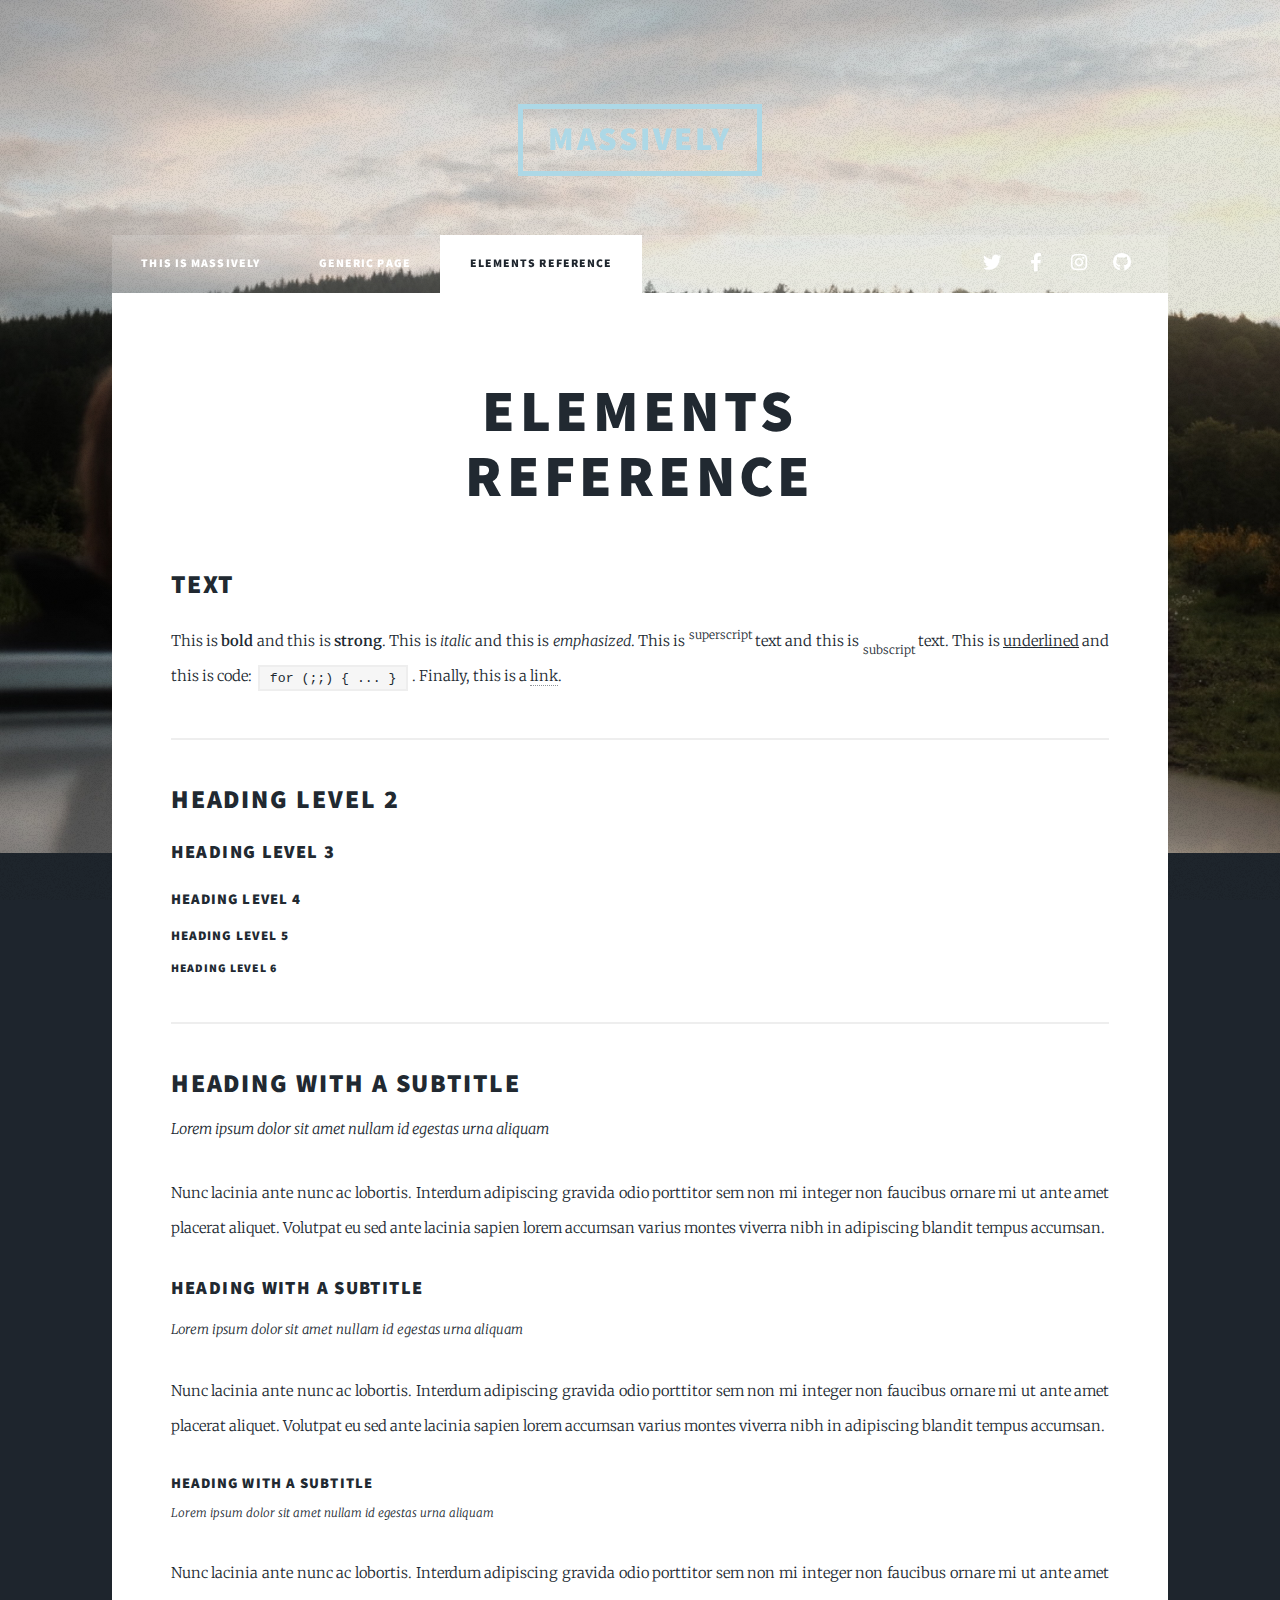
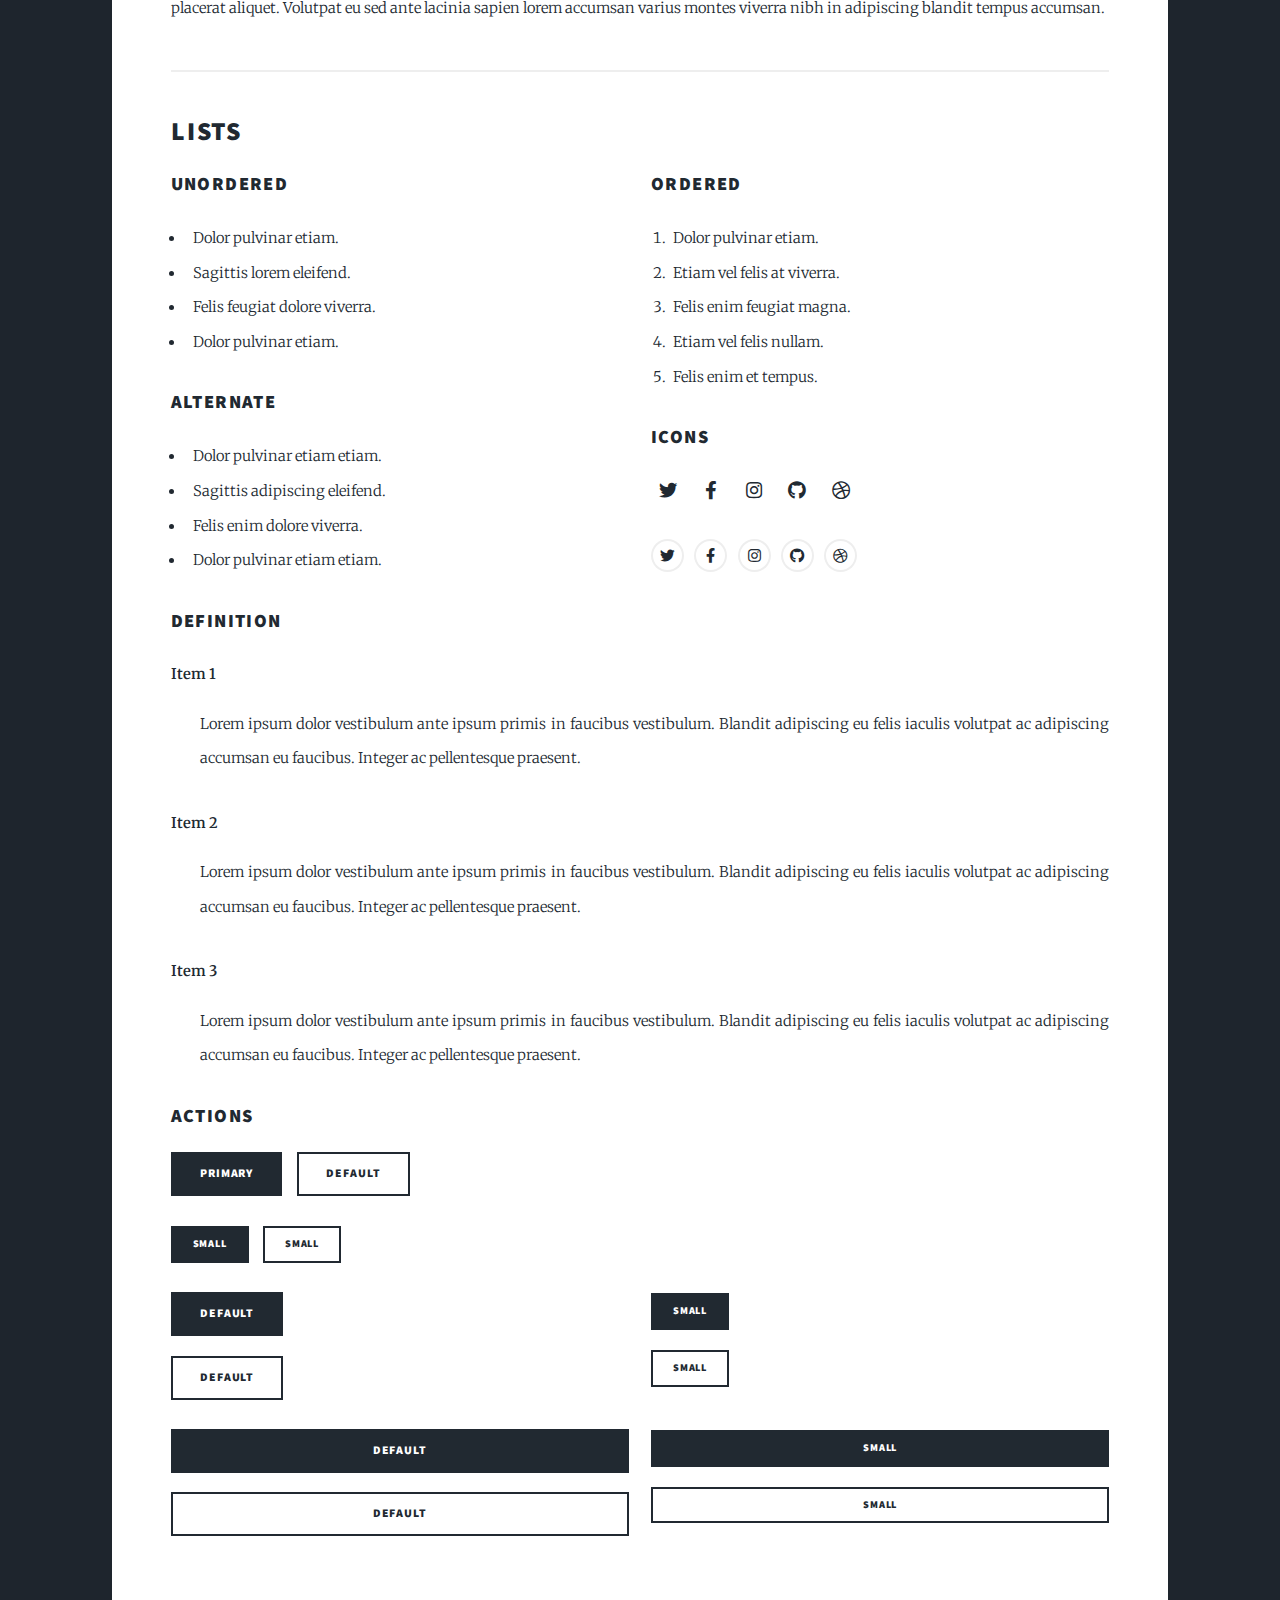
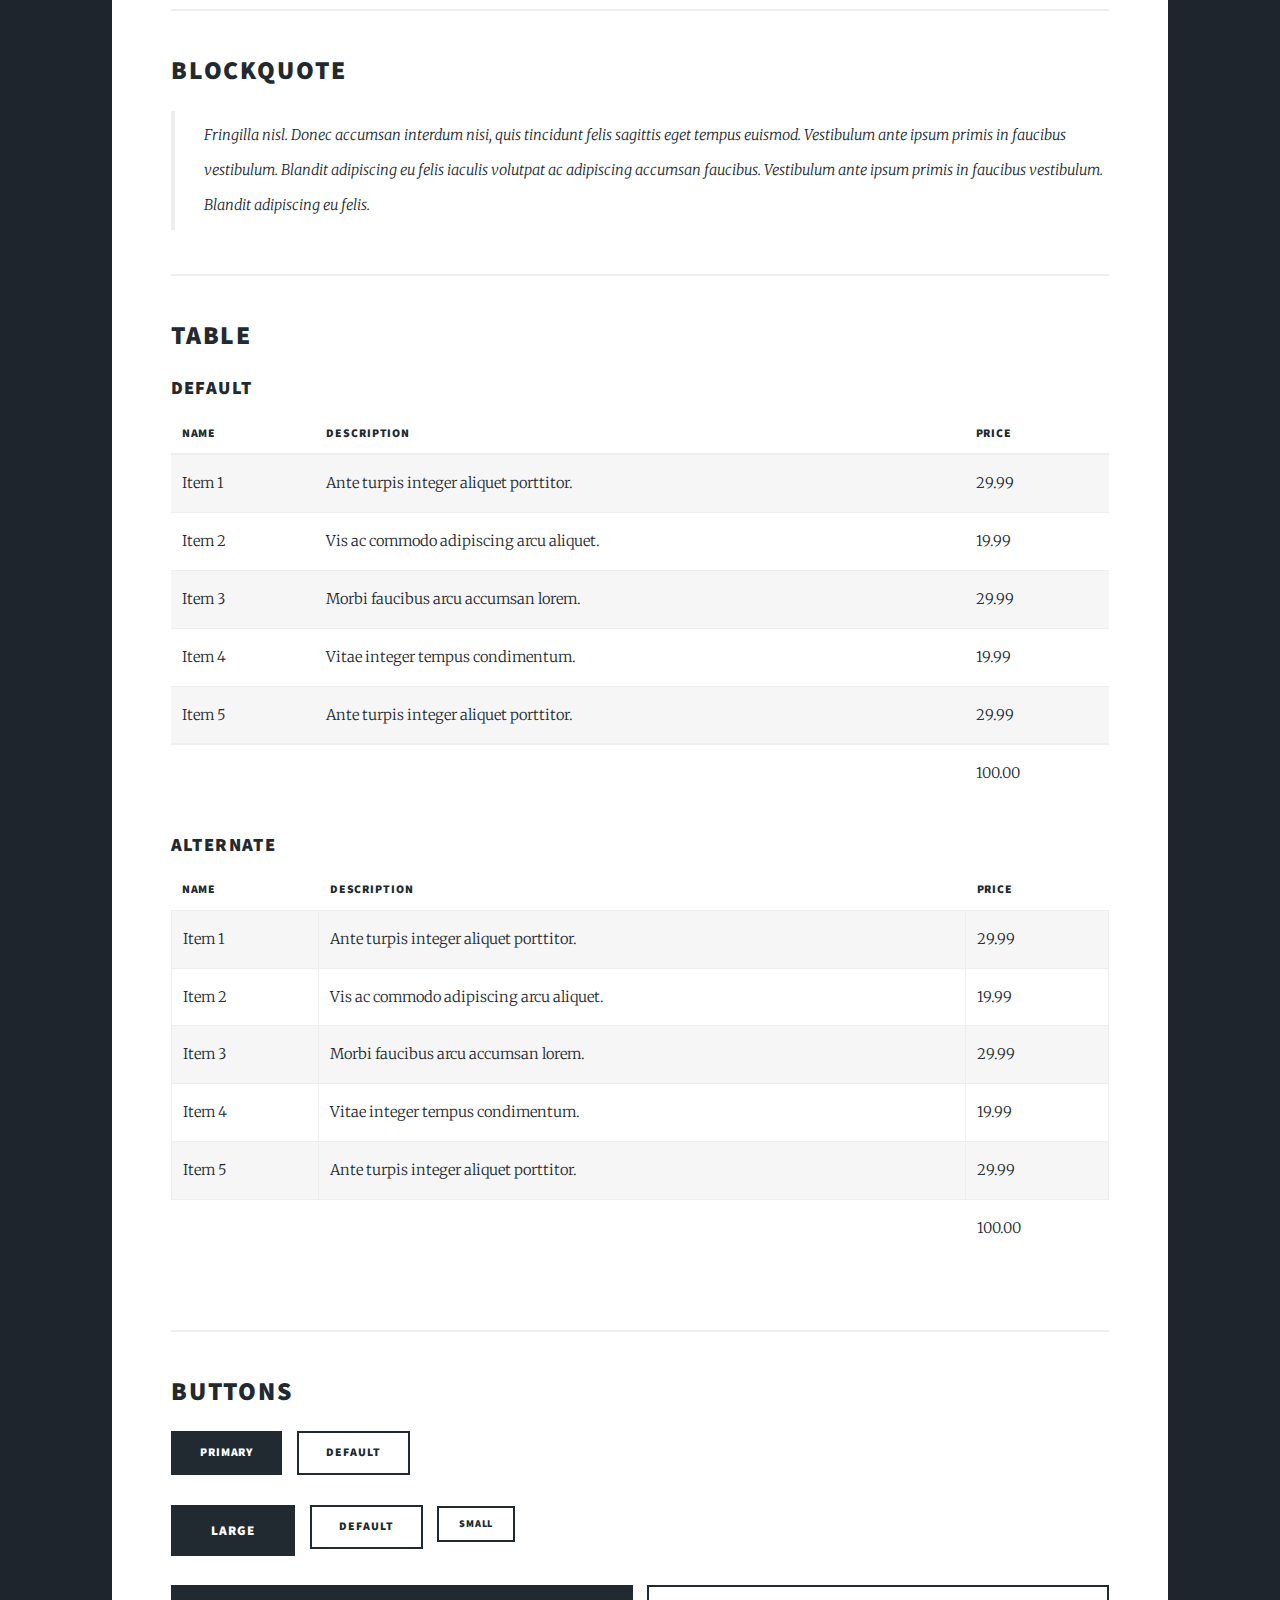
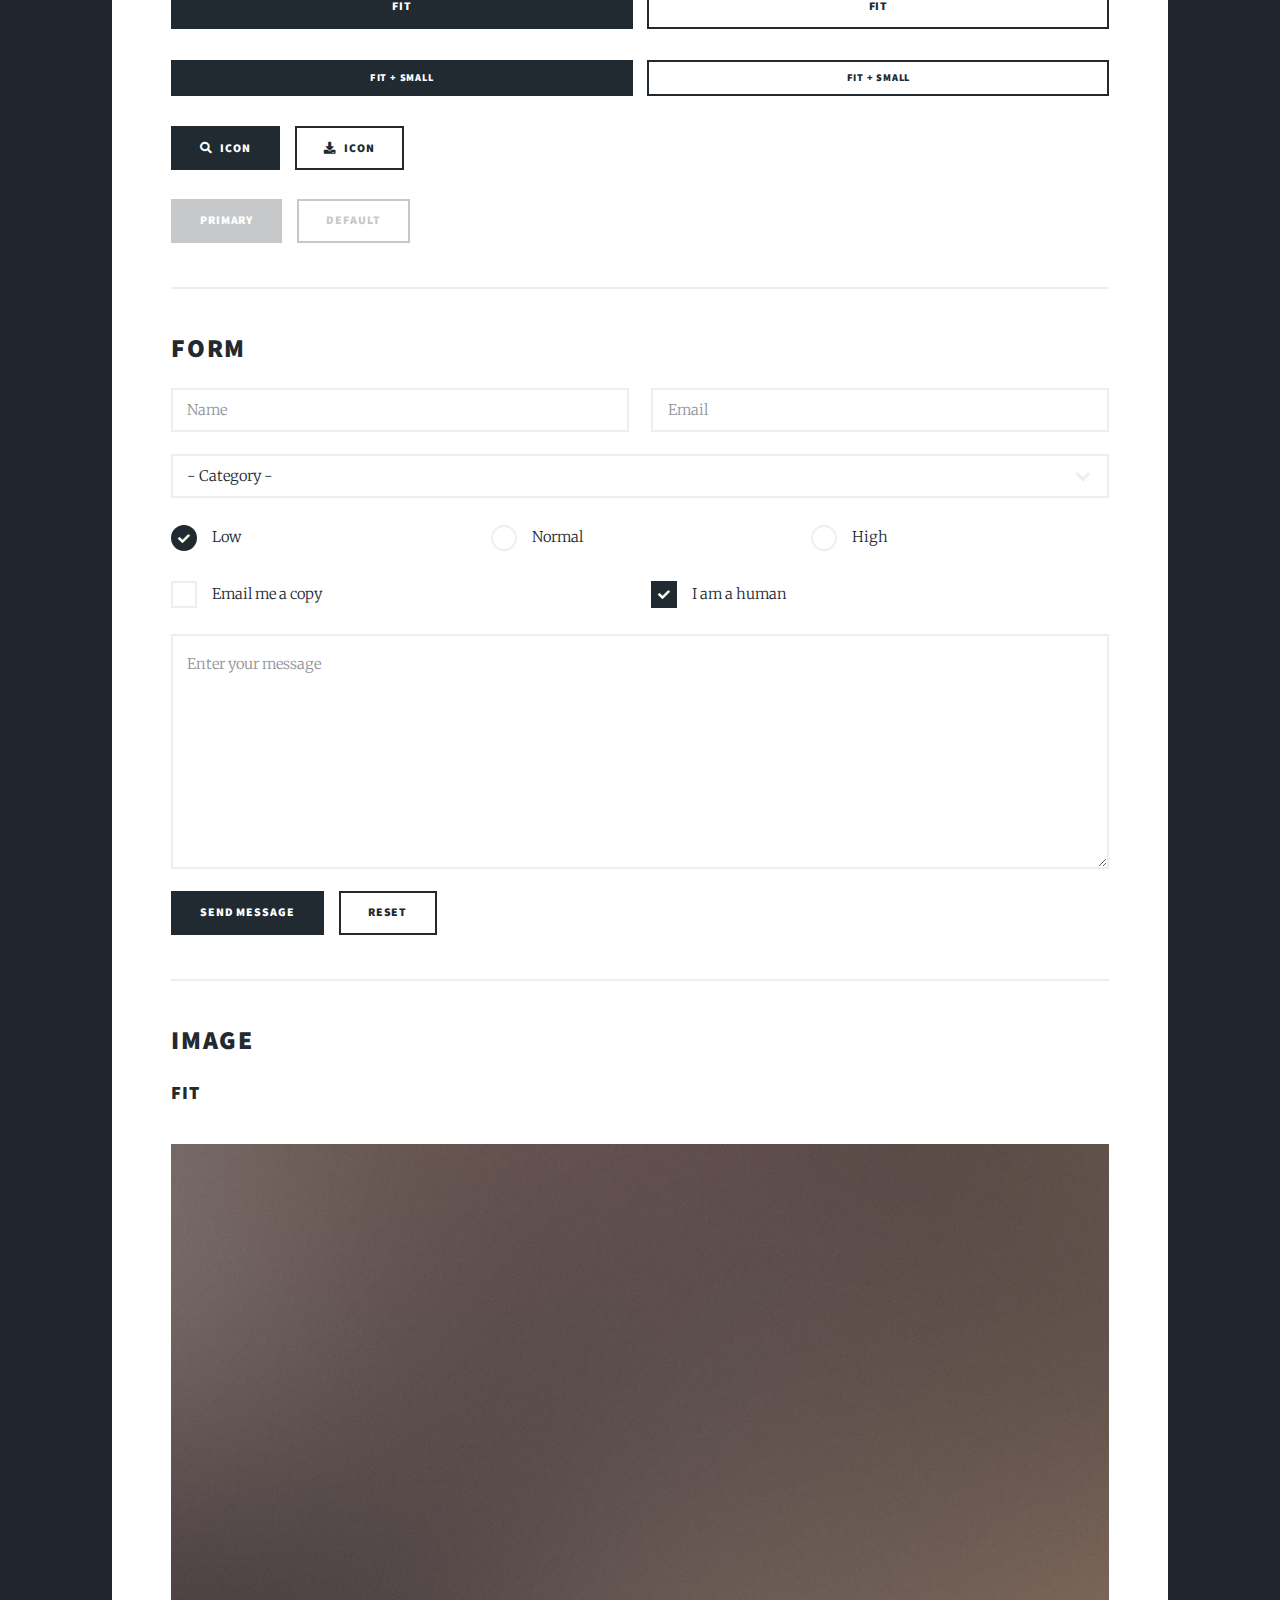
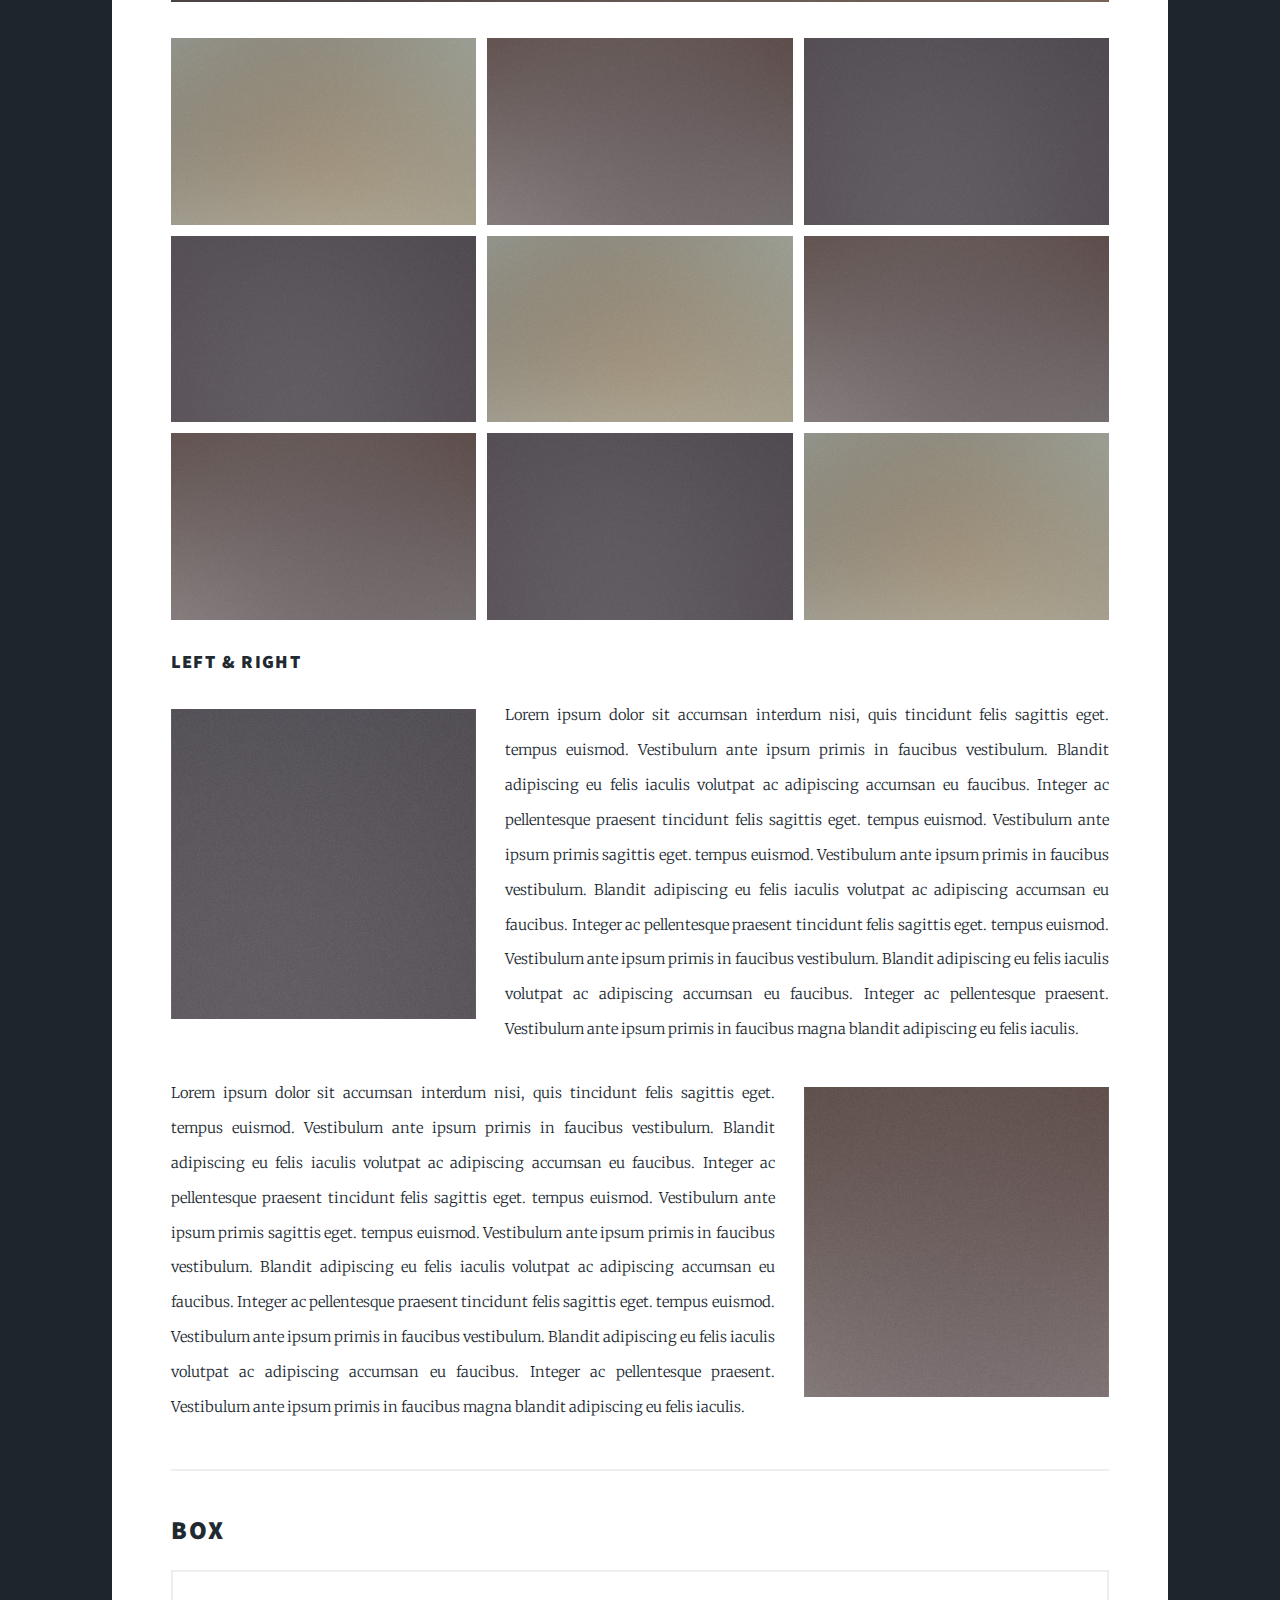
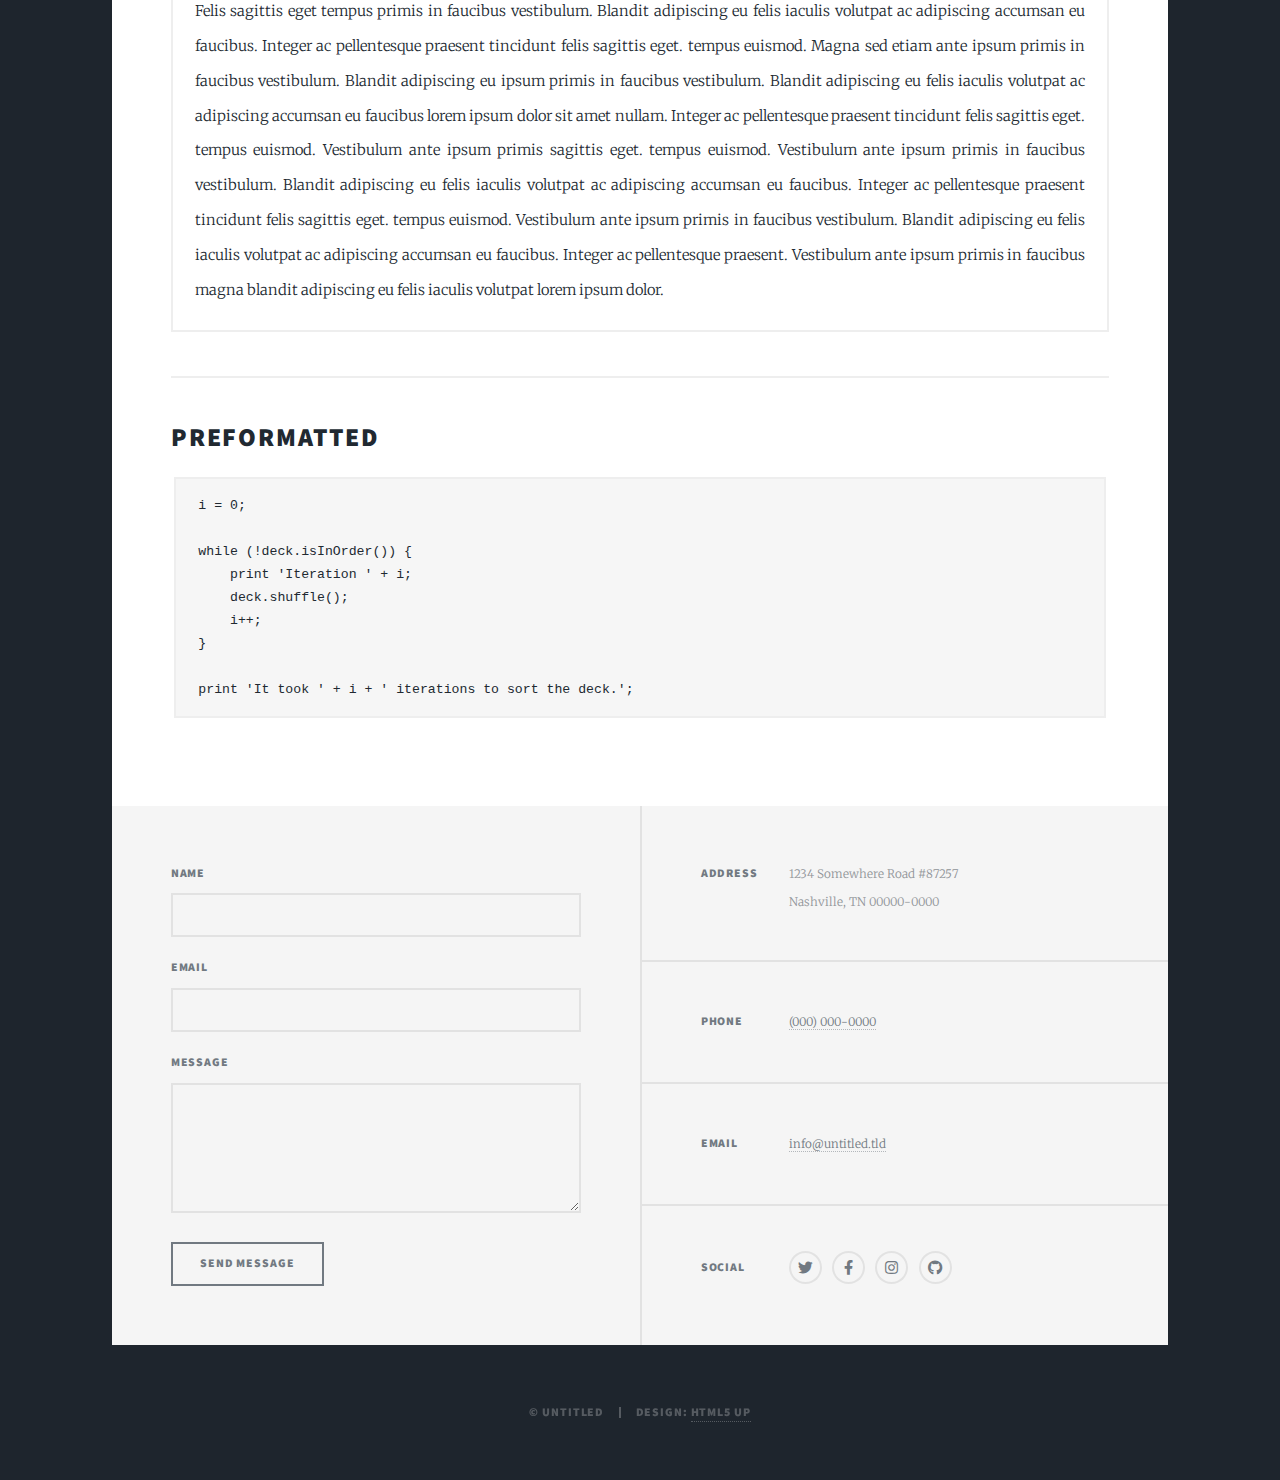
<file: elements.html>
<!DOCTYPE HTML>
<!--
	Massively by HTML5 UP
	html5up.net | @ajlkn
	Free for personal and commercial use under the CCA 3.0 license (html5up.net/license)
-->
<html>
	<head>
		<title>Elements Reference - Massively by HTML5 UP</title>
		<meta charset="utf-8" />
		<meta name="viewport" content="width=device-width, initial-scale=1, user-scalable=no" />
		<link rel="stylesheet" href="assets/css/main.css" />
		<noscript><link rel="stylesheet" href="assets/css/noscript.css" /></noscript>
	</head>
	<body class="is-preload">

		<!-- Wrapper -->
			<div id="wrapper">

				<!-- Header -->
					<header id="header">
						<a href="index.html" class="logo">Massively</a>
					</header>

				<!-- Nav -->
					<nav id="nav">
						<ul class="links">
							<li><a href="index.html">This is Massively</a></li>
							<li><a href="generic.html">Generic Page</a></li>
							<li class="active"><a href="elements.html">Elements Reference</a></li>
						</ul>
						<ul class="icons">
							<li><a href="#" class="icon brands fa-twitter"><span class="label">Twitter</span></a></li>
							<li><a href="#" class="icon brands fa-facebook-f"><span class="label">Facebook</span></a></li>
							<li><a href="#" class="icon brands fa-instagram"><span class="label">Instagram</span></a></li>
							<li><a href="#" class="icon brands fa-github"><span class="label">GitHub</span></a></li>
						</ul>
					</nav>

				<!-- Main -->
					<div id="main">

						<!-- Post -->
							<section class="post">
								<header class="major">
									<h1>Elements<br />
									Reference</h1>
								</header>

								<!-- Text stuff -->
									<h2>Text</h2>
									<p>This is <b>bold</b> and this is <strong>strong</strong>. This is <i>italic</i> and this is <em>emphasized</em>.
									This is <sup>superscript</sup> text and this is <sub>subscript</sub> text.
									This is <u>underlined</u> and this is code: <code>for (;;) { ... }</code>.
									Finally, this is a <a href="#">link</a>.</p>
									<hr />
									<h2>Heading Level 2</h2>
									<h3>Heading Level 3</h3>
									<h4>Heading Level 4</h4>
									<h5>Heading Level 5</h5>
									<h6>Heading Level 6</h6>
									<hr />
									<header>
										<h2>Heading with a Subtitle</h2>
										<p>Lorem ipsum dolor sit amet nullam id egestas urna aliquam</p>
									</header>
									<p>Nunc lacinia ante nunc ac lobortis. Interdum adipiscing gravida odio porttitor sem non mi integer non faucibus ornare mi ut ante amet placerat aliquet. Volutpat eu sed ante lacinia sapien lorem accumsan varius montes viverra nibh in adipiscing blandit tempus accumsan.</p>
									<header>
										<h3>Heading with a Subtitle</h3>
										<p>Lorem ipsum dolor sit amet nullam id egestas urna aliquam</p>
									</header>
									<p>Nunc lacinia ante nunc ac lobortis. Interdum adipiscing gravida odio porttitor sem non mi integer non faucibus ornare mi ut ante amet placerat aliquet. Volutpat eu sed ante lacinia sapien lorem accumsan varius montes viverra nibh in adipiscing blandit tempus accumsan.</p>
									<header>
										<h4>Heading with a Subtitle</h4>
										<p>Lorem ipsum dolor sit amet nullam id egestas urna aliquam</p>
									</header>
									<p>Nunc lacinia ante nunc ac lobortis. Interdum adipiscing gravida odio porttitor sem non mi integer non faucibus ornare mi ut ante amet placerat aliquet. Volutpat eu sed ante lacinia sapien lorem accumsan varius montes viverra nibh in adipiscing blandit tempus accumsan.</p>

									<hr />

								<!-- Lists -->
									<h2>Lists</h2>
									<div class="row">
										<div class="col-6 col-12-small">

											<h3>Unordered</h3>
											<ul>
												<li>Dolor pulvinar etiam.</li>
												<li>Sagittis lorem eleifend.</li>
												<li>Felis feugiat dolore viverra.</li>
												<li>Dolor pulvinar etiam.</li>
											</ul>

											<h3>Alternate</h3>
											<ul class="alt">
												<li>Dolor pulvinar etiam etiam.</li>
												<li>Sagittis adipiscing eleifend.</li>
												<li>Felis enim dolore viverra.</li>
												<li>Dolor pulvinar etiam etiam.</li>
											</ul>

										</div>
										<div class="col-6 col-12-small">

											<h3>Ordered</h3>
											<ol>
												<li>Dolor pulvinar etiam.</li>
												<li>Etiam vel felis at viverra.</li>
												<li>Felis enim feugiat magna.</li>
												<li>Etiam vel felis nullam.</li>
												<li>Felis enim et tempus.</li>
											</ol>

											<h3>Icons</h3>
											<ul class="icons">
												<li><a href="#" class="icon brands fa-twitter"><span class="label">Twitter</span></a></li>
												<li><a href="#" class="icon brands fa-facebook-f"><span class="label">Facebook</span></a></li>
												<li><a href="#" class="icon brands fa-instagram"><span class="label">Instagram</span></a></li>
												<li><a href="#" class="icon brands fa-github"><span class="label">Github</span></a></li>
												<li><a href="#" class="icon brands fa-dribbble"><span class="label">Dribbble</span></a></li>
											</ul>
											<ul class="icons alt">
												<li><a href="#" class="icon brands alt fa-twitter"><span class="label">Twitter</span></a></li>
												<li><a href="#" class="icon brands alt fa-facebook-f"><span class="label">Facebook</span></a></li>
												<li><a href="#" class="icon brands alt fa-instagram"><span class="label">Instagram</span></a></li>
												<li><a href="#" class="icon brands alt fa-github"><span class="label">Github</span></a></li>
												<li><a href="#" class="icon brands alt fa-dribbble"><span class="label">Dribbble</span></a></li>
											</ul>

										</div>
									</div>
									<h3>Definition</h3>
									<dl>
										<dt>Item 1</dt>
										<dd>
											<p>Lorem ipsum dolor vestibulum ante ipsum primis in faucibus vestibulum. Blandit adipiscing eu felis iaculis volutpat ac adipiscing accumsan eu faucibus. Integer ac pellentesque praesent.</p>
										</dd>
										<dt>Item 2</dt>
										<dd>
											<p>Lorem ipsum dolor vestibulum ante ipsum primis in faucibus vestibulum. Blandit adipiscing eu felis iaculis volutpat ac adipiscing accumsan eu faucibus. Integer ac pellentesque praesent.</p>
										</dd>
										<dt>Item 3</dt>
										<dd>
											<p>Lorem ipsum dolor vestibulum ante ipsum primis in faucibus vestibulum. Blandit adipiscing eu felis iaculis volutpat ac adipiscing accumsan eu faucibus. Integer ac pellentesque praesent.</p>
										</dd>
									</dl>

									<h3>Actions</h3>
									<ul class="actions">
										<li><a href="#" class="button primary">Primary</a></li>
										<li><a href="#" class="button">Default</a></li>
									</ul>
									<ul class="actions small">
										<li><a href="#" class="button primary small">Small</a></li>
										<li><a href="#" class="button small">Small</a></li>
									</ul>
									<div class="row">
										<div class="col-6 col-12-small">
											<ul class="actions stacked">
												<li><a href="#" class="button primary">Default</a></li>
												<li><a href="#" class="button">Default</a></li>
											</ul>
										</div>
										<div class="col-6 col-12-small">
											<ul class="actions stacked">
												<li><a href="#" class="button primary small">Small</a></li>
												<li><a href="#" class="button small">Small</a></li>
											</ul>
										</div>
									</div>
									<div class="row">
										<div class="col-6 col-12-small">
											<ul class="actions stacked">
												<li><a href="#" class="button primary fit">Default</a></li>
												<li><a href="#" class="button fit">Default</a></li>
											</ul>
										</div>
										<div class="col-6 col-12-small">
											<ul class="actions stacked">
												<li><a href="#" class="button primary small fit">Small</a></li>
												<li><a href="#" class="button small fit">Small</a></li>
											</ul>
										</div>
									</div>

									<hr />

								<!-- Blockquote -->
									<h2>Blockquote</h2>
									<blockquote>Fringilla nisl. Donec accumsan interdum nisi, quis tincidunt felis sagittis eget tempus euismod. Vestibulum ante ipsum primis in faucibus vestibulum. Blandit adipiscing eu felis iaculis volutpat ac adipiscing accumsan faucibus. Vestibulum ante ipsum primis in faucibus vestibulum. Blandit adipiscing eu felis.</blockquote>

									<hr />

								<!-- Table -->
									<h2>Table</h2>

									<h3>Default</h3>
									<div class="table-wrapper">
										<table>
											<thead>
												<tr>
													<th>Name</th>
													<th>Description</th>
													<th>Price</th>
												</tr>
											</thead>
											<tbody>
												<tr>
													<td>Item 1</td>
													<td>Ante turpis integer aliquet porttitor.</td>
													<td>29.99</td>
												</tr>
												<tr>
													<td>Item 2</td>
													<td>Vis ac commodo adipiscing arcu aliquet.</td>
													<td>19.99</td>
												</tr>
												<tr>
													<td>Item 3</td>
													<td> Morbi faucibus arcu accumsan lorem.</td>
													<td>29.99</td>
												</tr>
												<tr>
													<td>Item 4</td>
													<td>Vitae integer tempus condimentum.</td>
													<td>19.99</td>
												</tr>
												<tr>
													<td>Item 5</td>
													<td>Ante turpis integer aliquet porttitor.</td>
													<td>29.99</td>
												</tr>
											</tbody>
											<tfoot>
												<tr>
													<td colspan="2"></td>
													<td>100.00</td>
												</tr>
											</tfoot>
										</table>
									</div>

									<h3>Alternate</h3>
									<div class="table-wrapper">
										<table class="alt">
											<thead>
												<tr>
													<th>Name</th>
													<th>Description</th>
													<th>Price</th>
												</tr>
											</thead>
											<tbody>
												<tr>
													<td>Item 1</td>
													<td>Ante turpis integer aliquet porttitor.</td>
													<td>29.99</td>
												</tr>
												<tr>
													<td>Item 2</td>
													<td>Vis ac commodo adipiscing arcu aliquet.</td>
													<td>19.99</td>
												</tr>
												<tr>
													<td>Item 3</td>
													<td> Morbi faucibus arcu accumsan lorem.</td>
													<td>29.99</td>
												</tr>
												<tr>
													<td>Item 4</td>
													<td>Vitae integer tempus condimentum.</td>
													<td>19.99</td>
												</tr>
												<tr>
													<td>Item 5</td>
													<td>Ante turpis integer aliquet porttitor.</td>
													<td>29.99</td>
												</tr>
											</tbody>
											<tfoot>
												<tr>
													<td colspan="2"></td>
													<td>100.00</td>
												</tr>
											</tfoot>
										</table>
									</div>

									<hr />

								<!-- Buttons -->
									<h2>Buttons</h2>
									<ul class="actions">
										<li><a href="#" class="button primary">Primary</a></li>
										<li><a href="#" class="button">Default</a></li>
									</ul>
									<ul class="actions">
										<li><a href="#" class="button primary large">Large</a></li>
										<li><a href="#" class="button">Default</a></li>
										<li><a href="#" class="button small">Small</a></li>
									</ul>
									<ul class="actions fit">
										<li><a href="#" class="button primary fit">Fit</a></li>
										<li><a href="#" class="button fit">Fit</a></li>
									</ul>
									<ul class="actions fit small">
										<li><a href="#" class="button primary fit small">Fit + Small</a></li>
										<li><a href="#" class="button fit small">Fit + Small</a></li>
									</ul>
									<ul class="actions">
										<li><a href="#" class="button primary icon solid fa-search">Icon</a></li>
										<li><a href="#" class="button icon solid fa-download">Icon</a></li>
									</ul>
									<ul class="actions">
										<li><span class="button primary disabled">Primary</span></li>
										<li><span class="button disabled">Default</span></li>
									</ul>

									<hr />

								<!-- Form -->
									<h2>Form</h2>

									<form method="post" action="#">
										<div class="row gtr-uniform">
											<div class="col-6 col-12-xsmall">
												<input type="text" name="demo-name" id="demo-name" value="" placeholder="Name" />
											</div>
											<div class="col-6 col-12-xsmall">
												<input type="email" name="demo-email" id="demo-email" value="" placeholder="Email" />
											</div>
											<!-- Break -->
											<div class="col-12">
												<select name="demo-category" id="demo-category">
													<option value="">- Category -</option>
													<option value="1">Manufacturing</option>
													<option value="1">Shipping</option>
													<option value="1">Administration</option>
													<option value="1">Human Resources</option>
												</select>
											</div>
											<!-- Break -->
											<div class="col-4 col-12-small">
												<input type="radio" id="demo-priority-low" name="demo-priority" checked>
												<label for="demo-priority-low">Low</label>
											</div>
											<div class="col-4 col-12-small">
												<input type="radio" id="demo-priority-normal" name="demo-priority">
												<label for="demo-priority-normal">Normal</label>
											</div>
											<div class="col-4 col-12-small">
												<input type="radio" id="demo-priority-high" name="demo-priority">
												<label for="demo-priority-high">High</label>
											</div>
											<!-- Break -->
											<div class="col-6 col-12-small">
												<input type="checkbox" id="demo-copy" name="demo-copy">
												<label for="demo-copy">Email me a copy</label>
											</div>
											<div class="col-6 col-12-small">
												<input type="checkbox" id="demo-human" name="demo-human" checked>
												<label for="demo-human">I am a human</label>
											</div>
											<!-- Break -->
											<div class="col-12">
												<textarea name="demo-message" id="demo-message" placeholder="Enter your message" rows="6"></textarea>
											</div>
											<!-- Break -->
											<div class="col-12">
												<ul class="actions">
													<li><input type="submit" value="Send Message" class="primary" /></li>
													<li><input type="reset" value="Reset" /></li>
												</ul>
											</div>
										</div>
									</form>

									<hr />

								<!-- Image -->
									<h2>Image</h2>

									<h3>Fit</h3>
									<span class="image fit"><img src="images/pic01.jpg" alt="" /></span>
									<div class="box alt">
										<div class="row gtr-50 gtr-uniform">
											<div class="col-4"><span class="image fit"><img src="images/pic02.jpg" alt="" /></span></div>
											<div class="col-4"><span class="image fit"><img src="images/pic03.jpg" alt="" /></span></div>
											<div class="col-4"><span class="image fit"><img src="images/pic04.jpg" alt="" /></span></div>
											<!-- Break -->
											<div class="col-4"><span class="image fit"><img src="images/pic04.jpg" alt="" /></span></div>
											<div class="col-4"><span class="image fit"><img src="images/pic02.jpg" alt="" /></span></div>
											<div class="col-4"><span class="image fit"><img src="images/pic03.jpg" alt="" /></span></div>
											<!-- Break -->
											<div class="col-4"><span class="image fit"><img src="images/pic03.jpg" alt="" /></span></div>
											<div class="col-4"><span class="image fit"><img src="images/pic04.jpg" alt="" /></span></div>
											<div class="col-4"><span class="image fit"><img src="images/pic02.jpg" alt="" /></span></div>
										</div>
									</div>

									<h3>Left &amp; Right</h3>
									<p><span class="image left"><img src="images/pic08.jpg" alt="" /></span>Lorem ipsum dolor sit accumsan interdum nisi, quis tincidunt felis sagittis eget. tempus euismod. Vestibulum ante ipsum primis in faucibus vestibulum. Blandit adipiscing eu felis iaculis volutpat ac adipiscing accumsan eu faucibus. Integer ac pellentesque praesent tincidunt felis sagittis eget. tempus euismod. Vestibulum ante ipsum primis sagittis eget. tempus euismod. Vestibulum ante ipsum primis in faucibus vestibulum. Blandit adipiscing eu felis iaculis volutpat ac adipiscing accumsan eu faucibus. Integer ac pellentesque praesent tincidunt felis sagittis eget. tempus euismod. Vestibulum ante ipsum primis in faucibus vestibulum. Blandit adipiscing eu felis iaculis volutpat ac adipiscing accumsan eu faucibus. Integer ac pellentesque praesent. Vestibulum ante ipsum primis in faucibus magna blandit adipiscing eu felis iaculis.</p>
									<p><span class="image right"><img src="images/pic09.jpg" alt="" /></span>Lorem ipsum dolor sit accumsan interdum nisi, quis tincidunt felis sagittis eget. tempus euismod. Vestibulum ante ipsum primis in faucibus vestibulum. Blandit adipiscing eu felis iaculis volutpat ac adipiscing accumsan eu faucibus. Integer ac pellentesque praesent tincidunt felis sagittis eget. tempus euismod. Vestibulum ante ipsum primis sagittis eget. tempus euismod. Vestibulum ante ipsum primis in faucibus vestibulum. Blandit adipiscing eu felis iaculis volutpat ac adipiscing accumsan eu faucibus. Integer ac pellentesque praesent tincidunt felis sagittis eget. tempus euismod. Vestibulum ante ipsum primis in faucibus vestibulum. Blandit adipiscing eu felis iaculis volutpat ac adipiscing accumsan eu faucibus. Integer ac pellentesque praesent. Vestibulum ante ipsum primis in faucibus magna blandit adipiscing eu felis iaculis.</p>

									<hr />

								<!-- Box -->
									<h2>Box</h2>
									<div class="box">
										<p>Felis sagittis eget tempus primis in faucibus vestibulum. Blandit adipiscing eu felis iaculis volutpat ac adipiscing accumsan eu faucibus. Integer ac pellentesque praesent tincidunt felis sagittis eget. tempus euismod. Magna sed etiam ante ipsum primis in faucibus vestibulum. Blandit adipiscing eu ipsum primis in faucibus vestibulum. Blandit adipiscing eu felis iaculis volutpat ac adipiscing accumsan eu faucibus lorem ipsum dolor sit amet nullam. Integer ac pellentesque praesent tincidunt felis sagittis eget. tempus euismod. Vestibulum ante ipsum primis sagittis eget. tempus euismod. Vestibulum ante ipsum primis in faucibus vestibulum. Blandit adipiscing eu felis iaculis volutpat ac adipiscing accumsan eu faucibus. Integer ac pellentesque praesent tincidunt felis sagittis eget. tempus euismod. Vestibulum ante ipsum primis in faucibus vestibulum. Blandit adipiscing eu felis iaculis volutpat ac adipiscing accumsan eu faucibus. Integer ac pellentesque praesent. Vestibulum ante ipsum primis in faucibus magna blandit adipiscing eu felis iaculis volutpat lorem ipsum dolor.</p>
									</div>

									<hr />

								<!-- Preformatted Code -->
									<h2>Preformatted</h2>
									<pre><code>i = 0;

while (!deck.isInOrder()) {
    print 'Iteration ' + i;
    deck.shuffle();
    i++;
}

print 'It took ' + i + ' iterations to sort the deck.';
</code></pre>

							</section>

					</div>

				<!-- Footer -->
					<footer id="footer">
						<section>
							<form method="post" action="#">
								<div class="fields">
									<div class="field">
										<label for="name">Name</label>
										<input type="text" name="name" id="name" />
									</div>
									<div class="field">
										<label for="email">Email</label>
										<input type="text" name="email" id="email" />
									</div>
									<div class="field">
										<label for="message">Message</label>
										<textarea name="message" id="message" rows="3"></textarea>
									</div>
								</div>
								<ul class="actions">
									<li><input type="submit" value="Send Message" /></li>
								</ul>
							</form>
						</section>
						<section class="split contact">
							<section class="alt">
								<h3>Address</h3>
								<p>1234 Somewhere Road #87257<br />
								Nashville, TN 00000-0000</p>
							</section>
							<section>
								<h3>Phone</h3>
								<p><a href="#">(000) 000-0000</a></p>
							</section>
							<section>
								<h3>Email</h3>
								<p><a href="#">info@untitled.tld</a></p>
							</section>
							<section>
								<h3>Social</h3>
								<ul class="icons alt">
									<li><a href="#" class="icon brands alt fa-twitter"><span class="label">Twitter</span></a></li>
									<li><a href="#" class="icon brands alt fa-facebook-f"><span class="label">Facebook</span></a></li>
									<li><a href="#" class="icon brands alt fa-instagram"><span class="label">Instagram</span></a></li>
									<li><a href="#" class="icon brands alt fa-github"><span class="label">GitHub</span></a></li>
								</ul>
							</section>
						</section>
					</footer>

				<!-- Copyright -->
					<div id="copyright">
						<ul><li>&copy; Untitled</li><li>Design: <a href="https://html5up.net">HTML5 UP</a></li></ul>
					</div>

			</div>

		<!-- Scripts -->
			<script src="assets/js/jquery.min.js"></script>
			<script src="assets/js/jquery.scrollex.min.js"></script>
			<script src="assets/js/jquery.scrolly.min.js"></script>
			<script src="assets/js/browser.min.js"></script>
			<script src="assets/js/breakpoints.min.js"></script>
			<script src="assets/js/util.js"></script>
			<script src="assets/js/main.js"></script>

	</body>
</html>
</file>
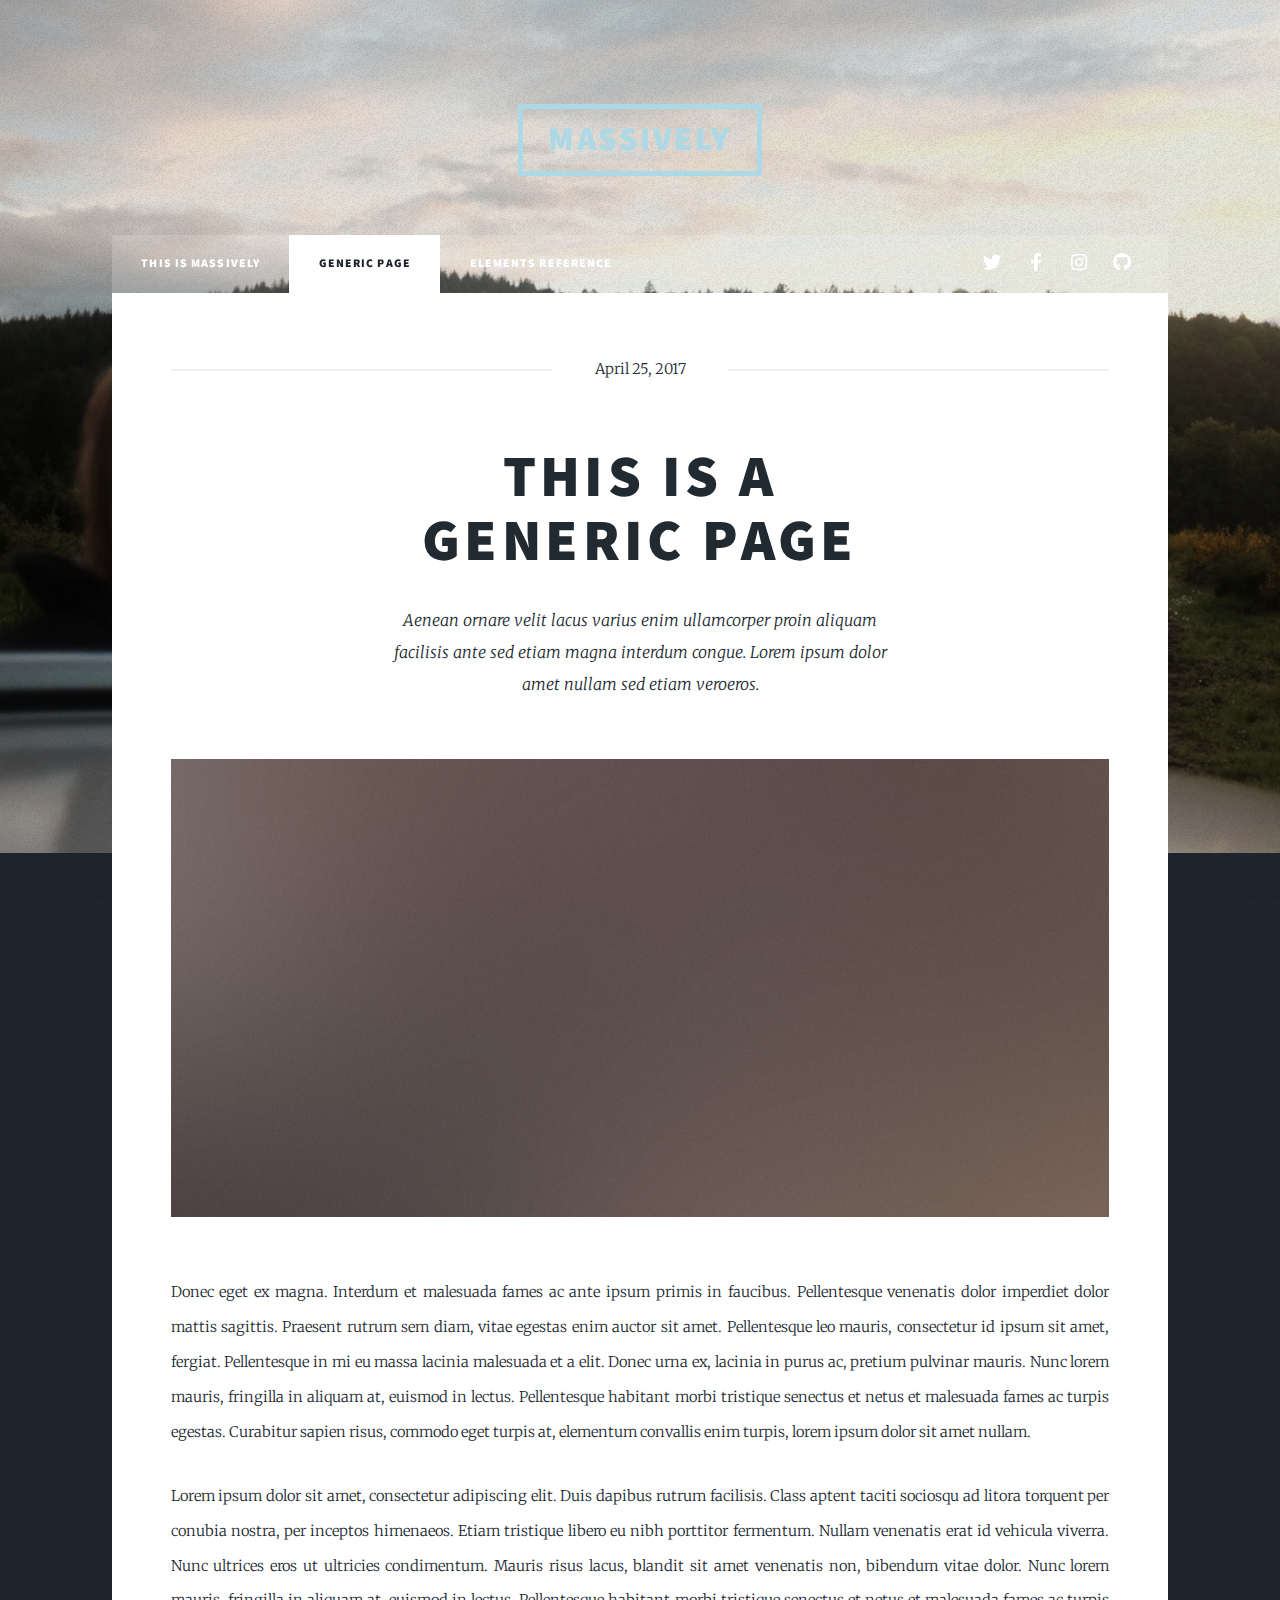
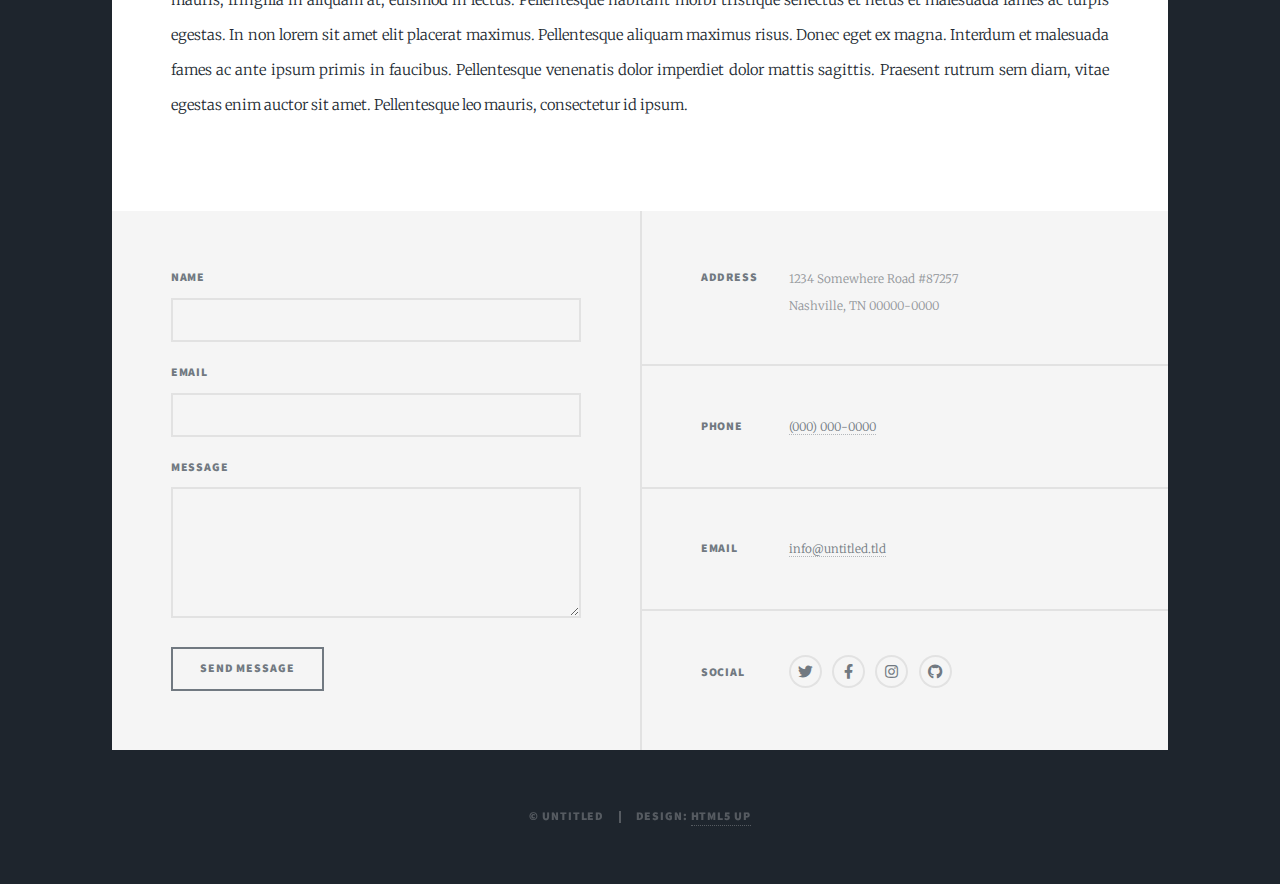
<file: generic.html>
<!DOCTYPE HTML>
<!--
	Massively by HTML5 UP
	html5up.net | @ajlkn
	Free for personal and commercial use under the CCA 3.0 license (html5up.net/license)
-->
<html>
	<head>
		<title>Generic Page - Massively by HTML5 UP</title>
		<meta charset="utf-8" />
		<meta name="viewport" content="width=device-width, initial-scale=1, user-scalable=no" />
		<link rel="stylesheet" href="assets/css/main.css" />
		<noscript><link rel="stylesheet" href="assets/css/noscript.css" /></noscript>
	</head>
	<body class="is-preload">

		<!-- Wrapper -->
			<div id="wrapper">

				<!-- Header -->
					<header id="header">
						<a href="index.html" class="logo">Massively</a>
					</header>

				<!-- Nav -->
					<nav id="nav">
						<ul class="links">
							<li><a href="index.html">This is Massively</a></li>
							<li class="active"><a href="generic.html">Generic Page</a></li>
							<li><a href="elements.html">Elements Reference</a></li>
						</ul>
						<ul class="icons">
							<li><a href="#" class="icon brands fa-twitter"><span class="label">Twitter</span></a></li>
							<li><a href="#" class="icon brands fa-facebook-f"><span class="label">Facebook</span></a></li>
							<li><a href="#" class="icon brands fa-instagram"><span class="label">Instagram</span></a></li>
							<li><a href="#" class="icon brands fa-github"><span class="label">GitHub</span></a></li>
						</ul>
					</nav>

				<!-- Main -->
					<div id="main">

						<!-- Post -->
							<section class="post">
								<header class="major">
									<span class="date">April 25, 2017</span>
									<h1>This is a<br />
									Generic Page</h1>
									<p>Aenean ornare velit lacus varius enim ullamcorper proin aliquam<br />
									facilisis ante sed etiam magna interdum congue. Lorem ipsum dolor<br />
									amet nullam sed etiam veroeros.</p>
								</header>
								<div class="image main"><img src="images/pic01.jpg" alt="" /></div>
								<p>Donec eget ex magna. Interdum et malesuada fames ac ante ipsum primis in faucibus. Pellentesque venenatis dolor imperdiet dolor mattis sagittis. Praesent rutrum sem diam, vitae egestas enim auctor sit amet. Pellentesque leo mauris, consectetur id ipsum sit amet, fergiat. Pellentesque in mi eu massa lacinia malesuada et a elit. Donec urna ex, lacinia in purus ac, pretium pulvinar mauris. Nunc lorem mauris, fringilla in aliquam at, euismod in lectus. Pellentesque habitant morbi tristique senectus et netus et malesuada fames ac turpis egestas. Curabitur sapien risus, commodo eget turpis at, elementum convallis enim turpis, lorem ipsum dolor sit amet nullam.</p>
								<p>Lorem ipsum dolor sit amet, consectetur adipiscing elit. Duis dapibus rutrum facilisis. Class aptent taciti sociosqu ad litora torquent per conubia nostra, per inceptos himenaeos. Etiam tristique libero eu nibh porttitor fermentum. Nullam venenatis erat id vehicula viverra. Nunc ultrices eros ut ultricies condimentum. Mauris risus lacus, blandit sit amet venenatis non, bibendum vitae dolor. Nunc lorem mauris, fringilla in aliquam at, euismod in lectus. Pellentesque habitant morbi tristique senectus et netus et malesuada fames ac turpis egestas. In non lorem sit amet elit placerat maximus. Pellentesque aliquam maximus risus. Donec eget ex magna. Interdum et malesuada fames ac ante ipsum primis in faucibus. Pellentesque venenatis dolor imperdiet dolor mattis sagittis. Praesent rutrum sem diam, vitae egestas enim auctor sit amet. Pellentesque leo mauris, consectetur id ipsum.</p>
							</section>

					</div>

				<!-- Footer -->
					<footer id="footer">
						<section>
							<form method="post" action="#">
								<div class="fields">
									<div class="field">
										<label for="name">Name</label>
										<input type="text" name="name" id="name" />
									</div>
									<div class="field">
										<label for="email">Email</label>
										<input type="text" name="email" id="email" />
									</div>
									<div class="field">
										<label for="message">Message</label>
										<textarea name="message" id="message" rows="3"></textarea>
									</div>
								</div>
								<ul class="actions">
									<li><input type="submit" value="Send Message" /></li>
								</ul>
							</form>
						</section>
						<section class="split contact">
							<section class="alt">
								<h3>Address</h3>
								<p>1234 Somewhere Road #87257<br />
								Nashville, TN 00000-0000</p>
							</section>
							<section>
								<h3>Phone</h3>
								<p><a href="#">(000) 000-0000</a></p>
							</section>
							<section>
								<h3>Email</h3>
								<p><a href="#">info@untitled.tld</a></p>
							</section>
							<section>
								<h3>Social</h3>
								<ul class="icons alt">
									<li><a href="#" class="icon brands alt fa-twitter"><span class="label">Twitter</span></a></li>
									<li><a href="#" class="icon brands alt fa-facebook-f"><span class="label">Facebook</span></a></li>
									<li><a href="#" class="icon brands alt fa-instagram"><span class="label">Instagram</span></a></li>
									<li><a href="#" class="icon brands alt fa-github"><span class="label">GitHub</span></a></li>
								</ul>
							</section>
						</section>
					</footer>

				<!-- Copyright -->
					<div id="copyright">
						<ul><li>&copy; Untitled</li><li>Design: <a href="https://html5up.net">HTML5 UP</a></li></ul>
					</div>

			</div>

		<!-- Scripts -->
			<script src="assets/js/jquery.min.js"></script>
			<script src="assets/js/jquery.scrollex.min.js"></script>
			<script src="assets/js/jquery.scrolly.min.js"></script>
			<script src="assets/js/browser.min.js"></script>
			<script src="assets/js/breakpoints.min.js"></script>
			<script src="assets/js/util.js"></script>
			<script src="assets/js/main.js"></script>

	</body>
</html>
</file>
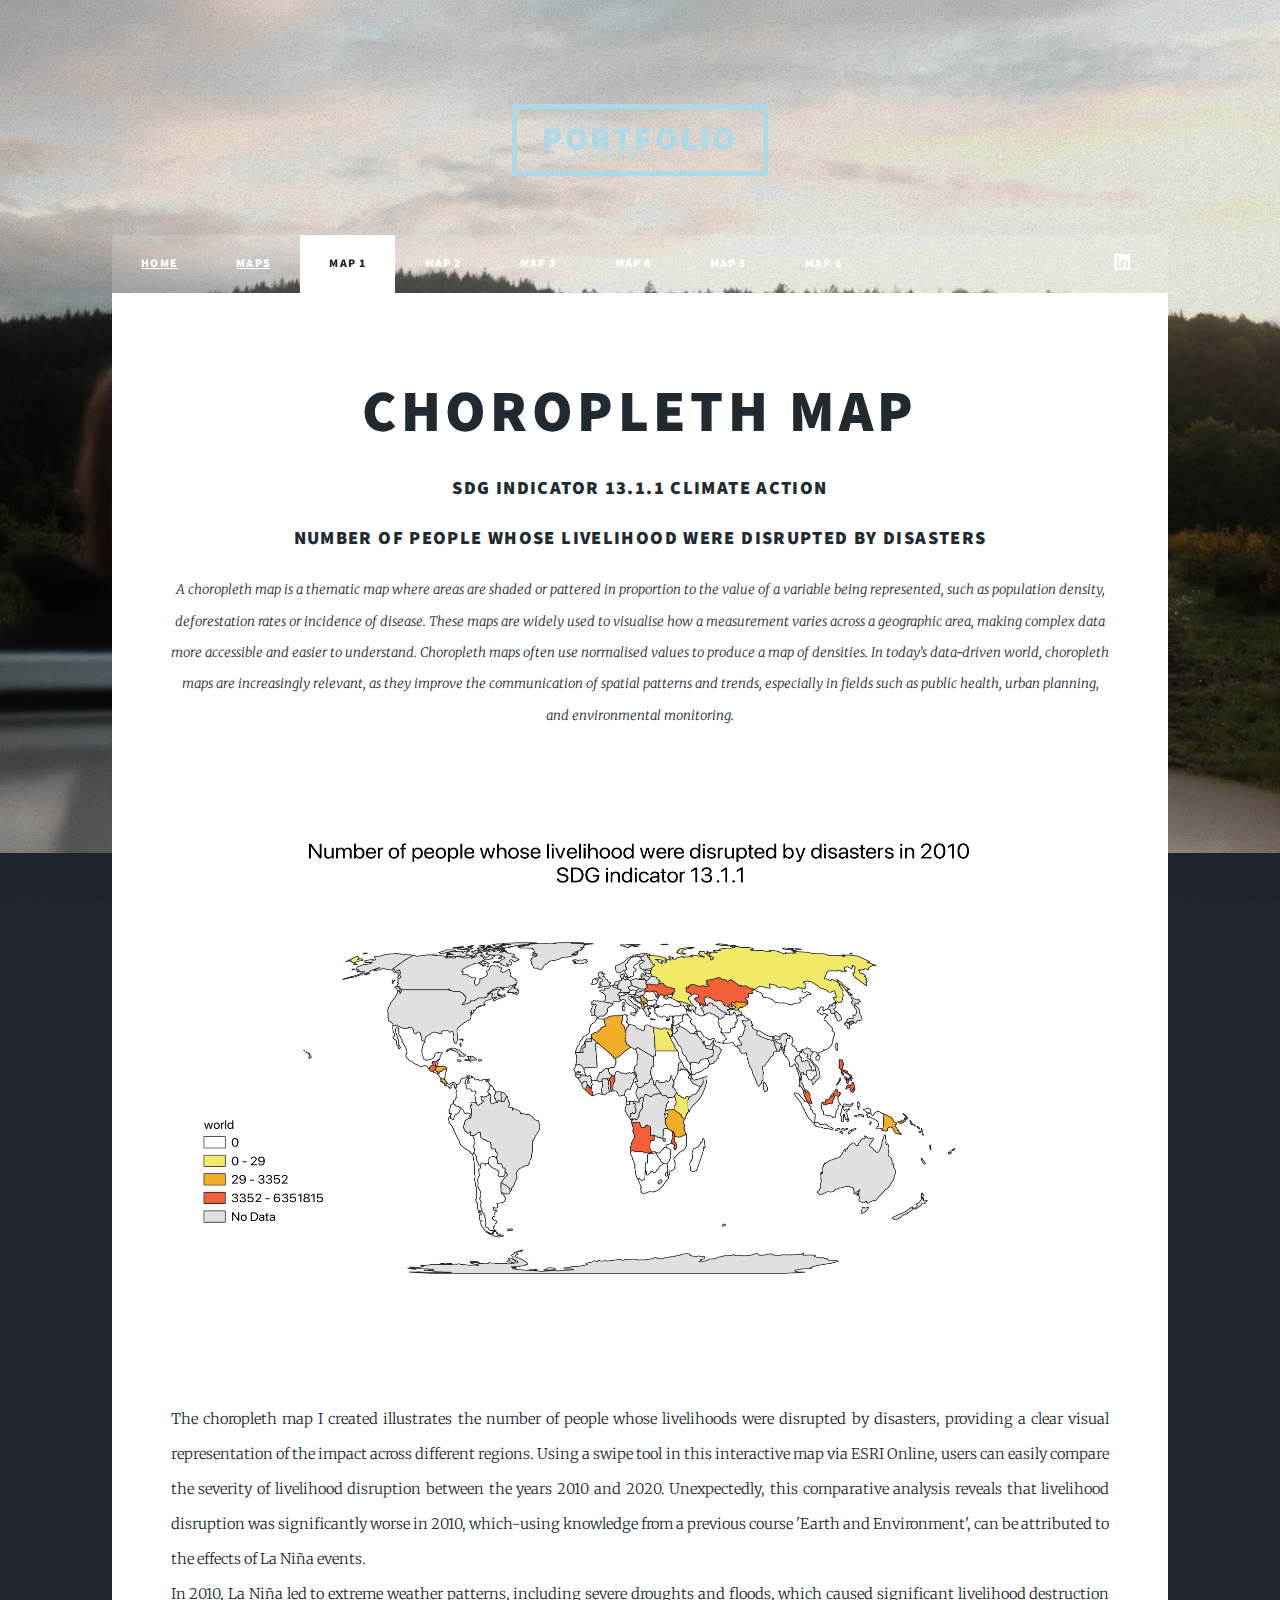
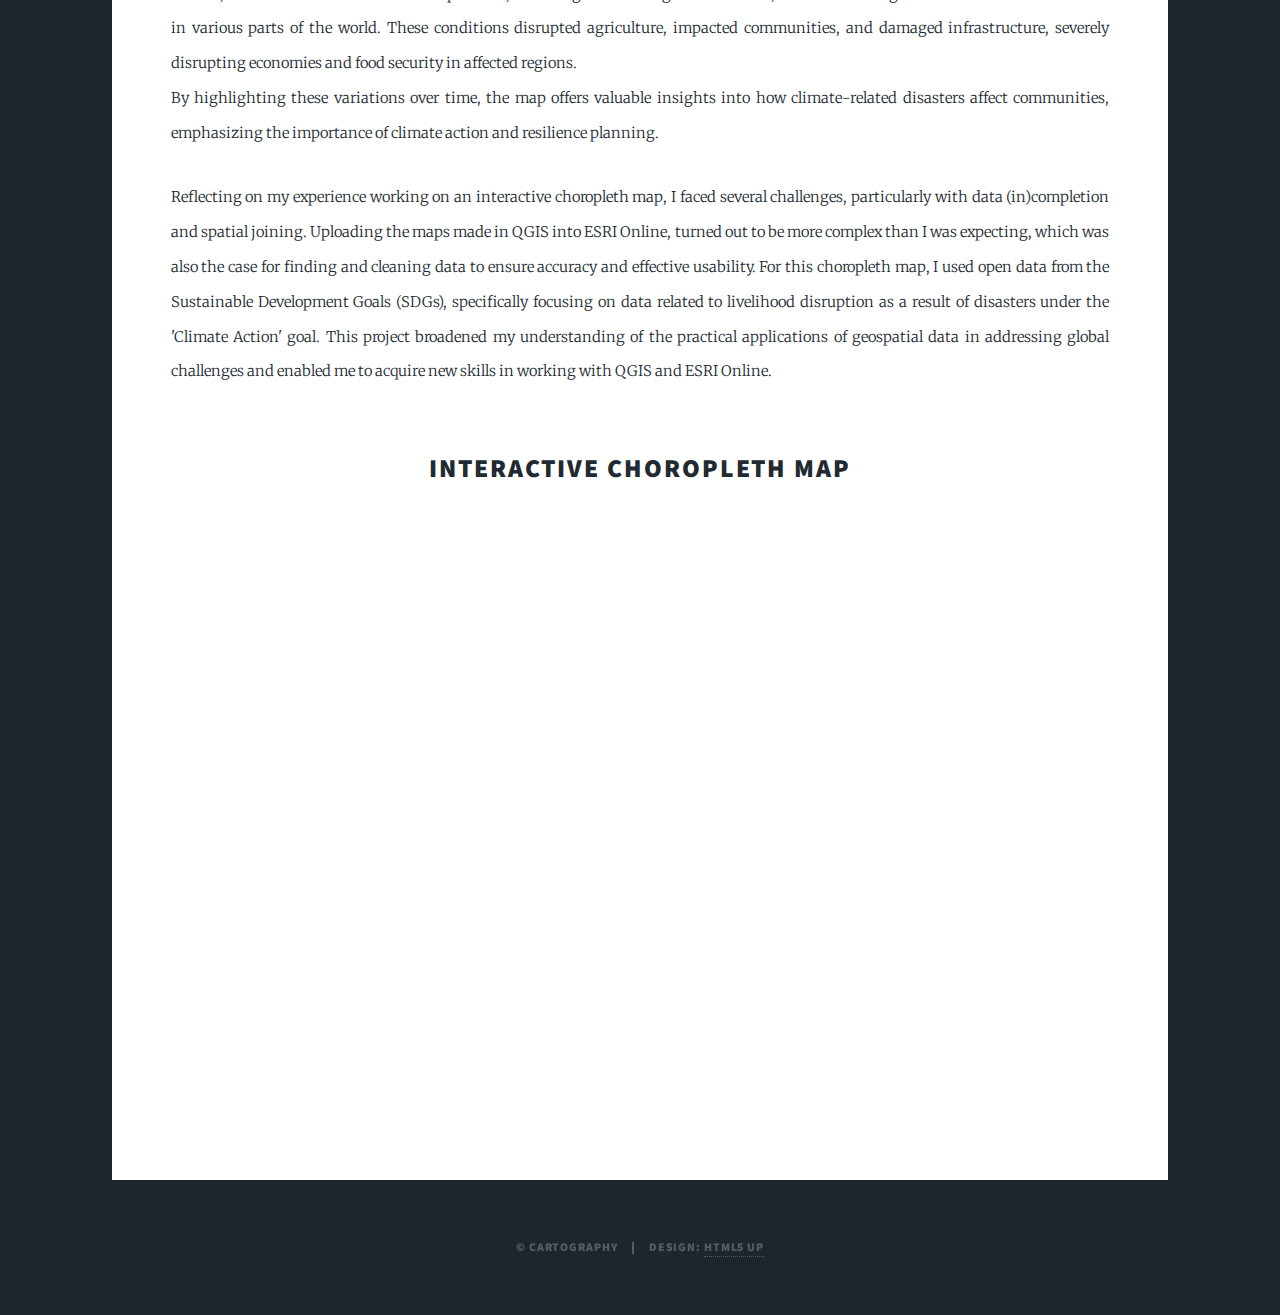
<file: map_1.html>
<!DOCTYPE HTML>
<!--
	Massively by HTML5 UP
	html5up.net | @ajlkn
	Free for personal and commercial use under the CCA 3.0 license (html5up.net/license)
-->
<html>
	<head>
		<title>GIS Summer Lab Course by Puck Lieverse</title>
		<meta charset="utf-8" />
		<meta name="viewport" content="width=device-width, initial-scale=1, user-scalable=no" />
		<link rel="stylesheet" href="assets/css/main.css" />
		<noscript><link rel="stylesheet" href="assets/css/noscript.css" /></noscript>
	</head>
	<body class="is-preload">

		<!-- Wrapper -->
			<div id="wrapper">

				

					</div>

				<!-- Header -->
					<header id="header">
						<a href="index.html" class="logo">Portfolio</a>
					</header>

				<!-- Nav -->
					<nav id="nav">
						<ul class="links">
							<li><a href="index.html"><u>Home</u>
							</a></li>
							<li><a href="maps copy.html"><u>Maps</u></a></li>
							<li class="active"><a href="map_1.html">Map 1</a></li>
							<li><a href="map_2.html">Map 2</a></li>
							<li><a href="map_3.html">Map 3</a></li>
							<li><a href="map_4.html">Map 4</a></li>
							<li><a href="map_5.html">Map 5</a></li>
							<li><a href="map_6.html">Map 6</a></li>
							
						</ul>
						<ul class="icons">
							<li><a href="https://www.linkedin.com/in/puck-o-lieverse/" class="icon brands fa-linkedin"target="_blank"><span class="label">LinkedIn</span></a></li>
							
							
						</ul>
					</nav>

				<!-- Main -->
					<div id="main">

						<!-- Featured Post -->
							<article class="post featured">
								<header class="major">
									

<h1><a>Choropleth map</a></h1>
									<h3>SDG Indicator 13.1.1  Climate action<br/>
									</h3>
									<h3>Number of people whose livelihood were disrupted by disasters<br />
									</h3>
									<p>A choropleth map is a thematic map where areas are shaded or pattered in proportion to the value of a variable being represented, such as population density, deforestation rates or incidence of disease. These maps are widely used to visualise how a measurement varies across a geographic area, making complex data more accessible and easier to understand. Choropleth maps often use normalised values to produce a map of densities. In today’s data-driven world, choropleth maps are increasingly relevant, as they improve the communication of spatial patterns and trends, especially in fields such as public health, urban planning, and environmental monitoring.</p>
								</header>

								<img src="images/pic18.png" alt="Description of the image" width="900" height="600">

								<p>The choropleth map I created illustrates the number of people whose livelihoods were disrupted by disasters, providing a clear visual representation of the impact across different regions. Using a swipe tool in this interactive map via ESRI Online, users can easily compare the severity of livelihood disruption between the years 2010 and 2020. Unexpectedly, this comparative analysis reveals that livelihood disruption was significantly worse in 2010, which-using knowledge from a previous course 'Earth and Environment', can be attributed to the effects of La Niña events. </br> In 2010, La Niña led to extreme weather patterns, including severe droughts and floods, which caused significant livelihood destruction in various parts of the world. These conditions disrupted agriculture, impacted communities, and damaged infrastructure, severely disrupting economies and food security in affected regions. </br> By highlighting these variations over time, the map offers valuable insights into how climate-related disasters affect communities, emphasizing the importance of climate action and resilience planning.</p>

								<p>Reflecting on my experience working on an interactive choropleth map, I faced several challenges, particularly with data (in)completion and spatial joining. Uploading the maps made in QGIS into ESRI Online, turned out to be more complex than I was expecting, which was also the case for finding and cleaning data to ensure accuracy and effective usability. For this choropleth map, I used open data from the Sustainable Development Goals (SDGs), specifically focusing on data related to livelihood disruption as a result of disasters under the 'Climate Action' goal. This project broadened my understanding of the practical applications of geospatial data in addressing global challenges and enabled me to acquire new skills in working with QGIS and ESRI Online.</p> </br>


<h2><a>Interactive Choropleth Map
								</a></h2>
								<iframe src="https://uni-utrecht.maps.arcgis.com/apps/instant/media/index.html?appid=0c681636b72e4c65999e61e20e0d595a" width="800" height="600" frameborder="0" allowfullscreen></iframe>


								

								
							</article>
						</div>
						


						
								



				<!-- Copyright -->
					<div id="copyright">
						<ul><li>&copy; Cartography</li><li>Design: <a href="https://html5up.net">HTML5 UP</a></li></ul>
					</div>

			</div>

		<!-- Scripts -->
			<script src="assets/js/jquery.min.js"></script>
			<script src="assets/js/jquery.scrollex.min.js"></script>
			<script src="assets/js/jquery.scrolly.min.js"></script>
			<script src="assets/js/browser.min.js"></script>
			<script src="assets/js/breakpoints.min.js"></script>
			<script src="assets/js/util.js"></script>
			<script src="assets/js/main.js"></script>

	</body>
</html>
</file>
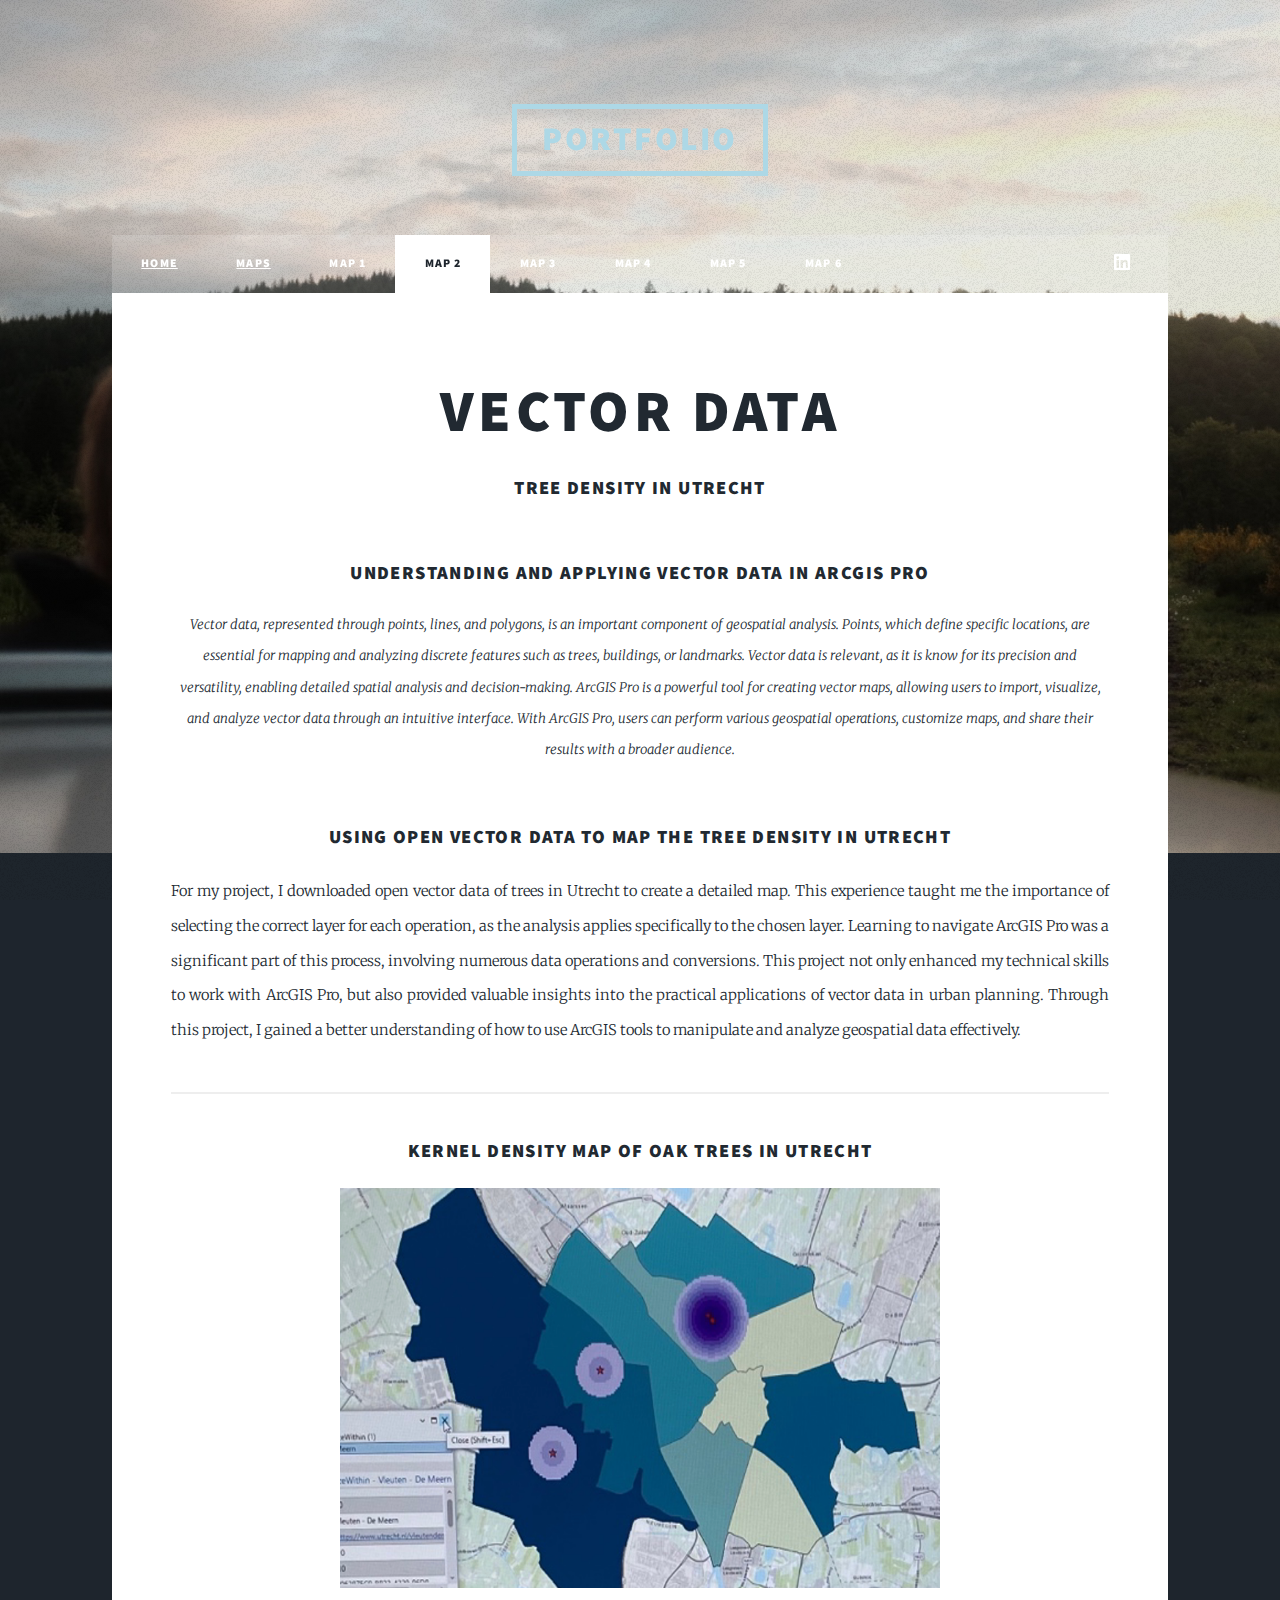
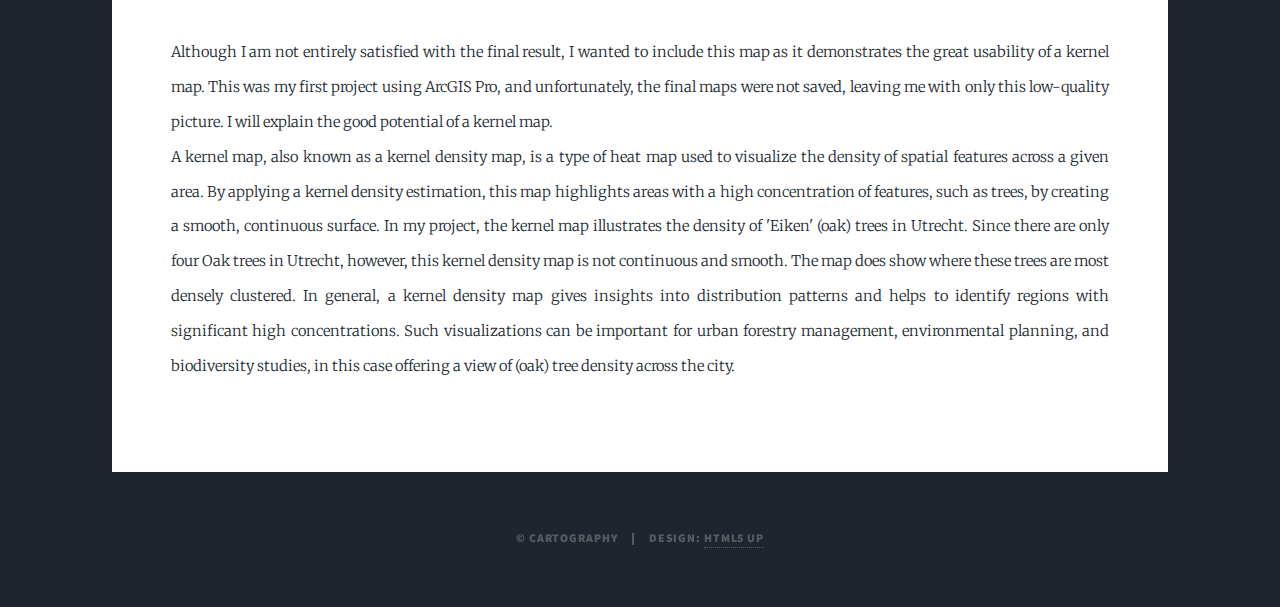
<file: map_2.html>
<!DOCTYPE HTML>
<!--
	Massively by HTML5 UP
	html5up.net | @ajlkn
	Free for personal and commercial use under the CCA 3.0 license (html5up.net/license)
-->
<html>
	<head>
		<title>GIS Summer Lab Course by Puck Lieverse</title>
		<meta charset="utf-8" />
		<meta name="viewport" content="width=device-width, initial-scale=1, user-scalable=no" />
		<link rel="stylesheet" href="assets/css/main.css" />
		<noscript><link rel="stylesheet" href="assets/css/noscript.css" /></noscript>
	</head>
	<body class="is-preload">

		<!-- Wrapper -->
			<div id="wrapper">

				

					</div>

				<!-- Header -->
					<header id="header">
						<a href="index.html" class="logo">Portfolio</a>
					</header>
					

				<!-- Nav -->
					<nav id="nav">
						<ul class="links">
<li><a href="index.html"><u>Home</u>
							</a></li>
							<li><a href="maps copy.html"><u>Maps</u></a></li>
							<li><a href="map_1.html">Map 1</a></li>
							<li class="active"><a href="map_2.html">Map 2</a></li>
							<li><a href="map_3.html">Map 3</a></li>
							<li><a href="map_4.html">Map 4</a></li>
							<li><a href="map_5.html">Map 5</a></li>
							<li><a href="map_6.html">Map 6</a></li>					
							
						</ul>
						<ul class="icons">
							<li><a href="https://www.linkedin.com/in/puck-o-lieverse/" class="icon brands fa-linkedin"target="_blank"><span class="label">LinkedIn</span></a></li>
							
							
						</ul>
					</nav>

				<!-- Main -->
					<div id="main">

						<!-- Featured Post -->
							<article class="post featured">
								<header class="major">
									

<h1><a>Vector data</a></h2>
									<h3>Tree density in Utrecht
									</h3>
									</br>

									
									<h3>Understanding and applying Vector Data in ArcGIS Pro</h3>
									<p>Vector data, represented through points, lines, and polygons, is an important component of geospatial analysis. Points, which define specific locations, are essential for mapping and analyzing discrete features such as trees, buildings, or landmarks. Vector data is relevant, as it is know for its precision and versatility, enabling detailed spatial analysis and decision-making. ArcGIS Pro is a powerful tool for creating vector maps, allowing users to import, visualize, and analyze vector data through an intuitive interface. With ArcGIS Pro, users can perform various geospatial operations, customize maps, and share their results with a broader audience.</p>
								</header>

<h3>Using Open Vector Data to Map the tree density in Utrecht</h3>
								<p>For my project, I downloaded open vector data of trees in Utrecht to create a detailed map. This experience taught me the importance of selecting the correct layer for each operation, as the analysis applies specifically to the chosen layer. Learning to navigate ArcGIS Pro was a significant part of this process, involving numerous data operations and conversions. This project not only enhanced my technical skills to work with ArcGIS Pro, but also provided valuable insights into the practical applications of vector data in urban planning. Through this project, I gained a better understanding of how to use ArcGIS tools to manipulate and analyze geospatial data effectively.</p>

								<hr>

<h3>Kernel Density Map of Oak trees in Utrecht</h3>
								<img src="images/pic20.png" alt="Description of the image" width="600" height="400">
							</br></br>

								<p>Although I am not entirely satisfied with the final result, I wanted to include this map as it demonstrates the great usability of a kernel map. This was my first project using ArcGIS Pro, and unfortunately, the final maps were not saved, leaving me with only this low-quality picture. I will explain the good potential of a kernel map. </br> A kernel map, also known as a kernel density map, is a type of heat map used to visualize the density of spatial features across a given area. By applying a kernel density estimation, this map highlights areas with a high concentration of features, such as trees, by creating a smooth, continuous surface. In my project, the kernel map illustrates the density of 'Eiken' (oak) trees in Utrecht. Since there are only four Oak trees in Utrecht, however, this kernel density map is not continuous and smooth. The map does show where these trees are most densely clustered. In general, a kernel density map gives insights into distribution patterns and helps to identify regions with significant high concentrations. 
								Such visualizations can be important for urban forestry management, environmental planning, and biodiversity studies, in this case offering a view of (oak) tree density across the city.</p>


								


								
					</h1>
				</header>
			</article>
		</div>

						
								



				<!-- Copyright -->
					<div id="copyright">
						<ul><li>&copy; Cartography</li><li>Design: <a href="https://html5up.net">HTML5 UP</a></li></ul>
					</div>

			</div>

		<!-- Scripts -->
			<script src="assets/js/jquery.min.js"></script>
			<script src="assets/js/jquery.scrollex.min.js"></script>
			<script src="assets/js/jquery.scrolly.min.js"></script>
			<script src="assets/js/browser.min.js"></script>
			<script src="assets/js/breakpoints.min.js"></script>
			<script src="assets/js/util.js"></script>
			<script src="assets/js/main.js"></script>

	</body>
</html>
</file>
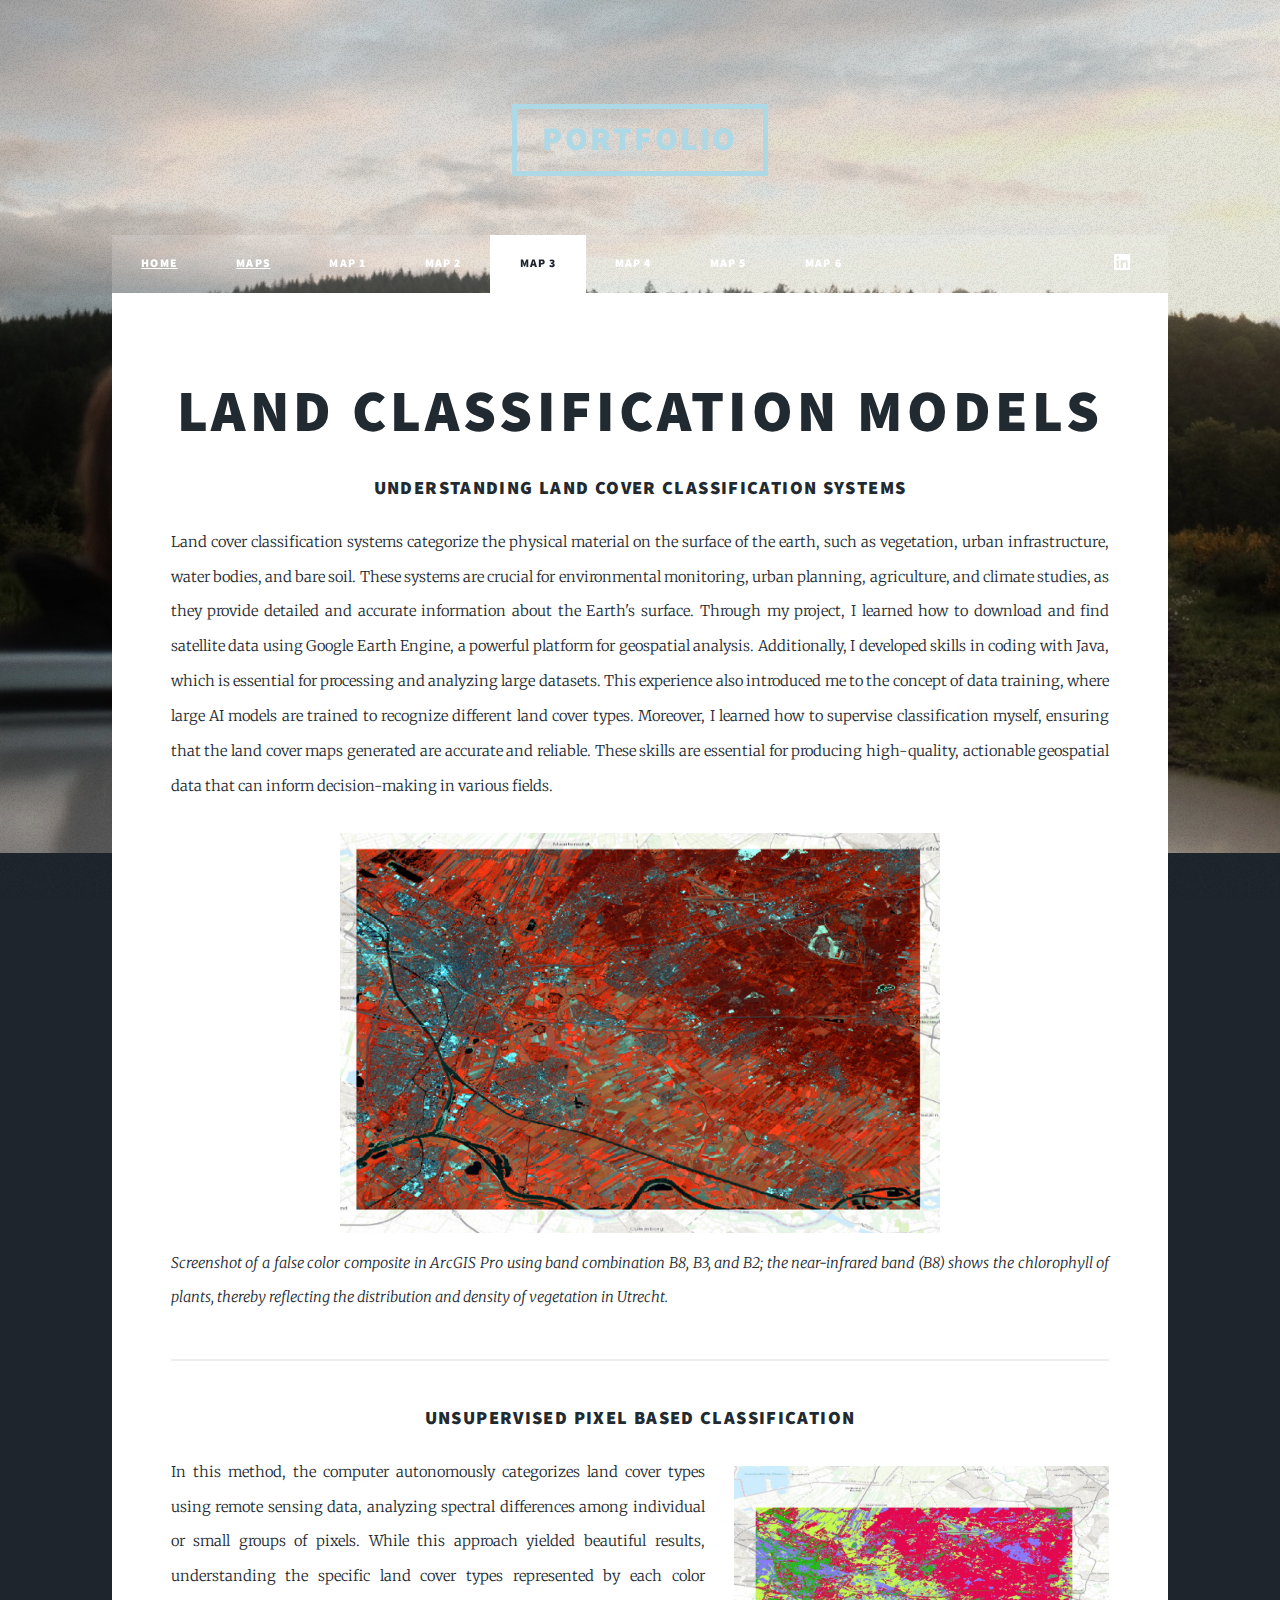
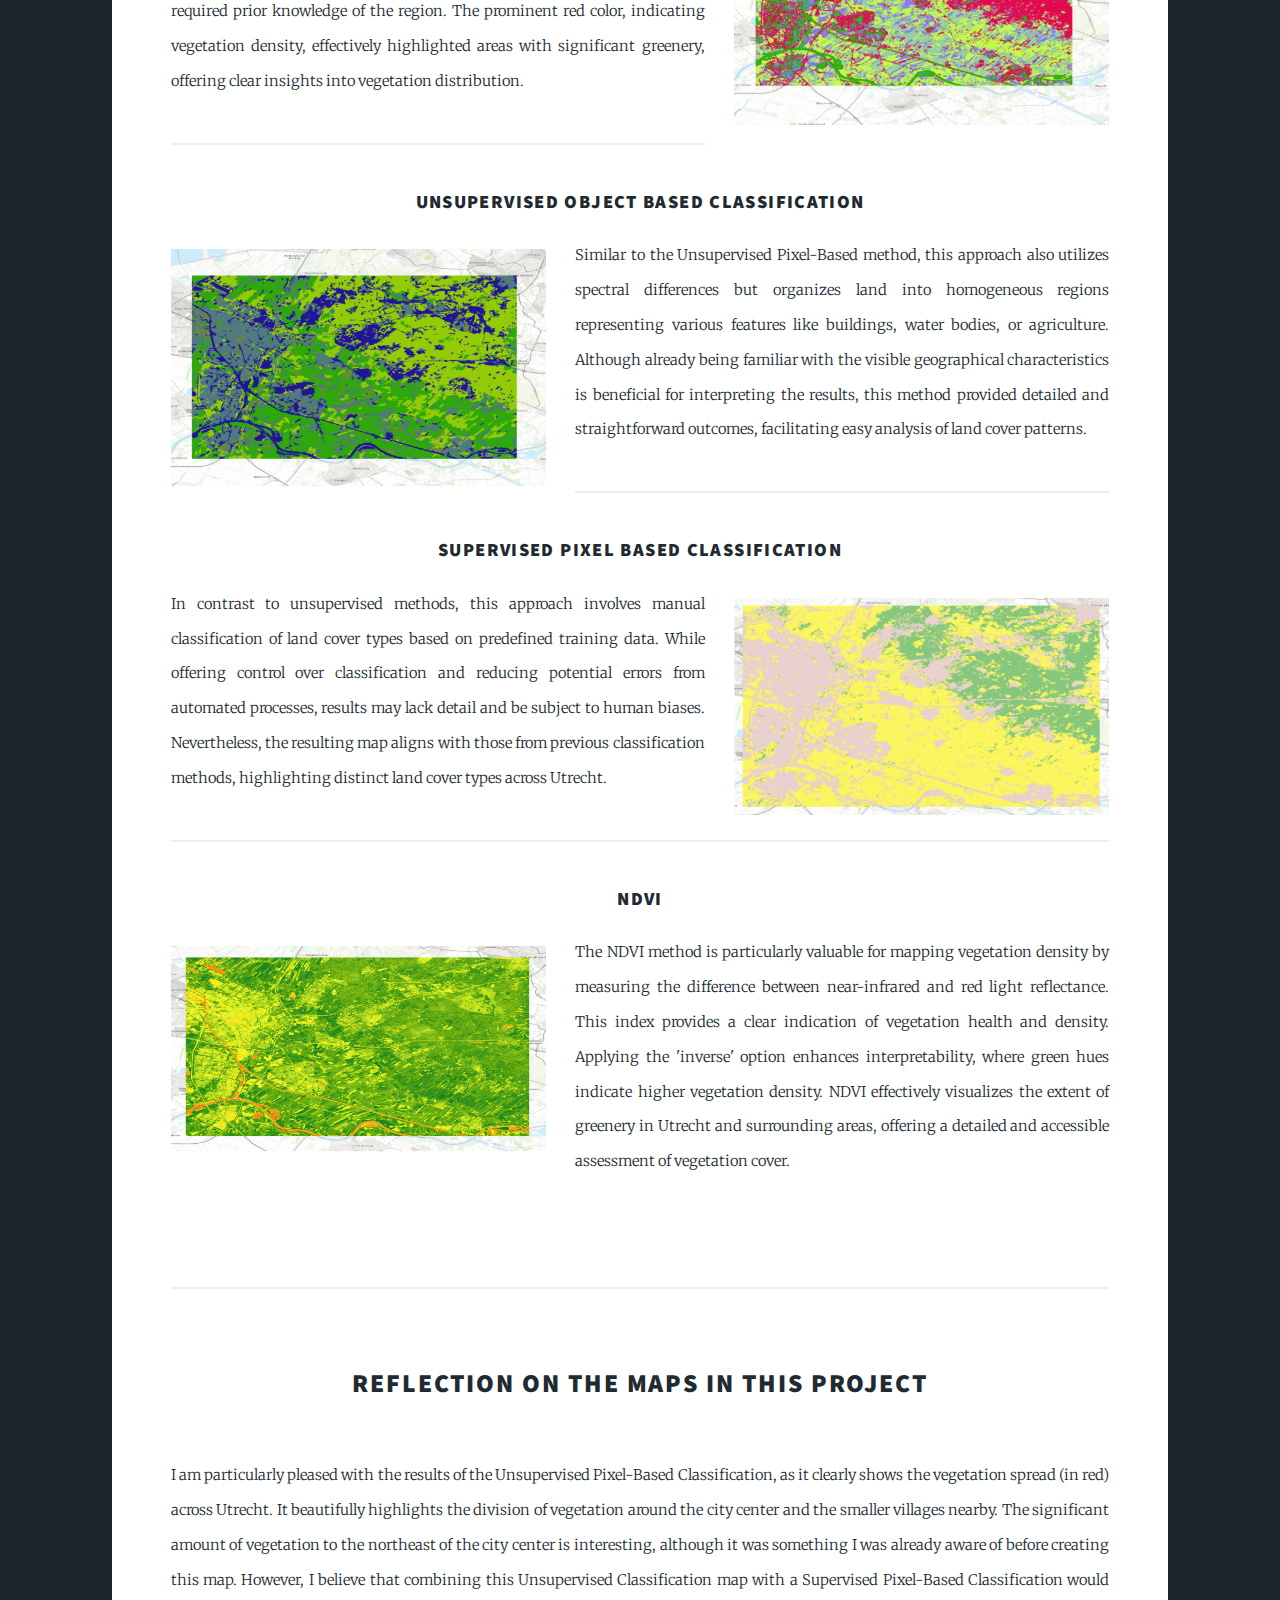
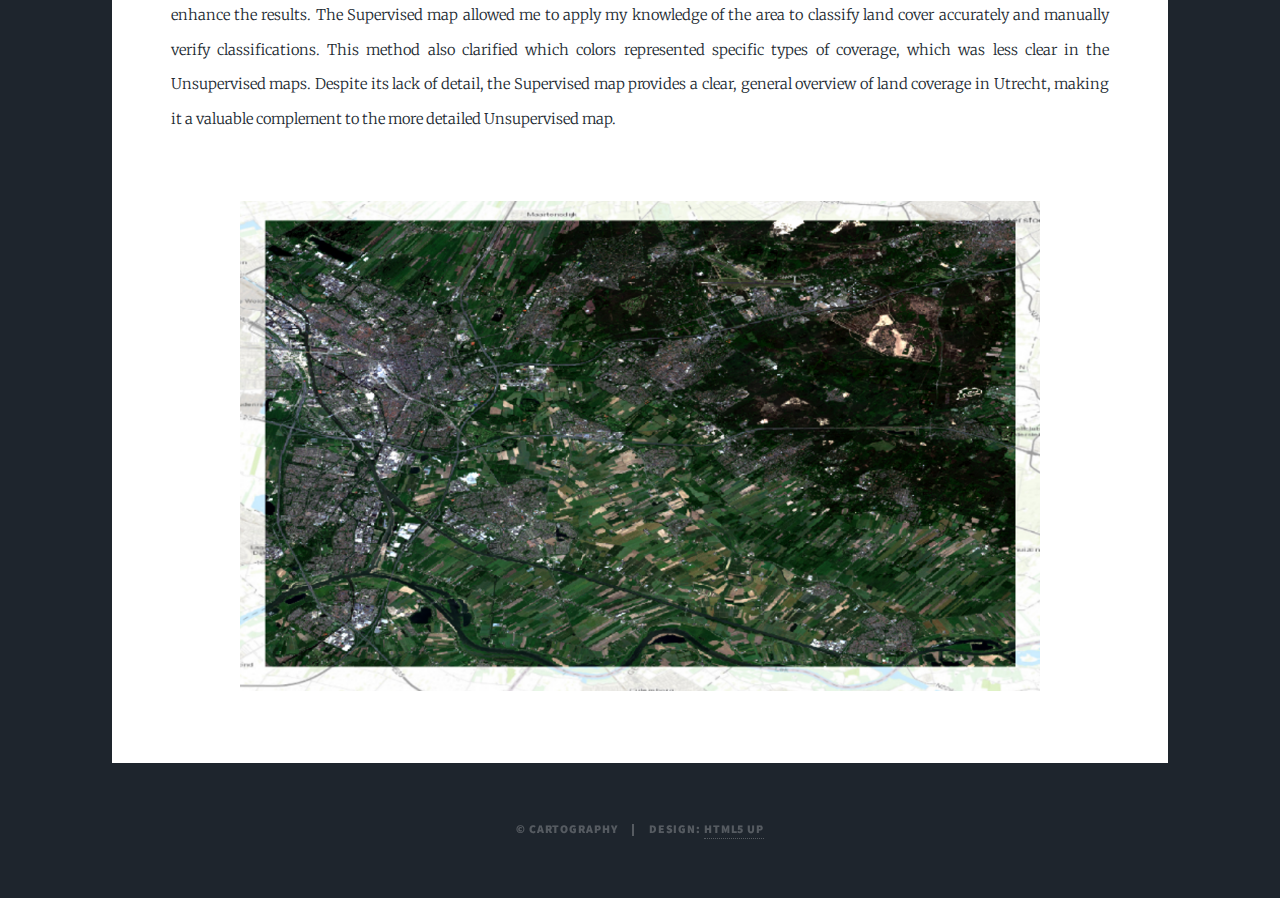
<file: map_3.html>
<!DOCTYPE HTML>
<!--
	Massively by HTML5 UP
	html5up.net | @ajlkn
	Free for personal and commercial use under the CCA 3.0 license (html5up.net/license)
-->
<html>
	<head>
		<title>GIS Summer Lab Course by Puck Lieverse</title>
		<meta charset="utf-8" />
		<meta name="viewport" content="width=device-width, initial-scale=1, user-scalable=no" />
		<link rel="stylesheet" href="assets/css/main.css" />
		<noscript><link rel="stylesheet" href="assets/css/noscript.css" /></noscript>
	</head>
	<body class="is-preload">
	

		<!-- Wrapper -->
			<div id="wrapper">

				

					</div>

				<!-- Header -->
					<header id="header">
						<a href="index.html" class="logo">Portfolio</a>
					</header>

				<!-- Nav -->
					<nav id="nav">
						<ul class="links">
						<li><a href="index.html"><u>Home</u>
							</a></li>
							<li><a href="maps copy.html"><u>Maps</u></a></li>
							<li><a href="map_1.html">Map 1</a></li>
							<li><a href="map_2.html">Map 2</a></li>
							<li class="active"><a href="map_3.html">Map 3</a></li>
							<li><a href="map_4.html">Map 4</a></li>
							<li><a href="map_5.html">Map 5</a></li>
							<li><a href="map_6.html">Map 6</a></li>

					
							
						</ul>
						<ul class="icons">
							<li><a href="https://www.linkedin.com/in/puck-o-lieverse/" class="icon brands fa-linkedin"target="_blank"><span class="label">LinkedIn</span></a></li>
							
							
						</ul>
					</nav>

				<!-- Main -->
					<div id="main">

						<!-- Featured Post -->
							<article class="post featured">
								

									

<h1><a>Land classification models</a></h2>
									<h3><a>Understanding land cover classification systems<br/>
									</a></h3>
									
									<p>Land cover classification systems categorize the physical material on the surface of the earth, such as vegetation, urban infrastructure, water bodies, and bare soil. These systems are crucial for environmental monitoring, urban planning, agriculture, and climate studies, as they provide detailed and accurate information about the Earth's surface. Through my project, I learned how to download and find satellite data using Google Earth Engine, a powerful platform for geospatial analysis. Additionally, I developed skills in coding with Java, which is essential for processing and analyzing large datasets. This experience also introduced me to the concept of data training, where large AI models are trained to recognize different land cover types. Moreover, I learned how to supervise classification myself, ensuring that the land cover maps generated are accurate and reliable. These skills are essential for producing high-quality, actionable geospatial data that can inform decision-making in various fields.</p>
								</header>

<img src="images/pic25.png" alt="Description of the image" width="600" height="400">
<p><i>Screenshot of a false color composite in ArcGIS Pro using band combination B8, B3, and B2; the near-infrared band (B8) shows the chlorophyll of plants, thereby reflecting the distribution and density of vegetation in Utrecht.</i></p>


<hr>
<h3>Unsupervised Pixel Based Classification</h3>
								<p><span class="image right"><img src="images/pic22.jpg" alt="" /></span>In this method, the computer autonomously categorizes land cover types using remote sensing data, analyzing spectral differences among individual or small groups of pixels. While this approach yielded beautiful results, understanding the specific land cover types represented by each color required prior knowledge of the region. The prominent red color, indicating vegetation density, effectively highlighted areas with significant greenery, offering clear insights into vegetation distribution.</p><hr>

							<h3>Unsupervised Object Based Classification</h3>

									<p><span class="image left"><img src="images/pic23.png" alt="" /></span>Similar to the Unsupervised Pixel-Based method, this approach also utilizes spectral differences but organizes land into homogeneous regions representing various features like buildings, water bodies, or agriculture. Although already being familiar with the visible geographical characteristics is beneficial for interpreting the results, this method provided detailed and straightforward outcomes, facilitating easy analysis of land cover patterns.</p>
									<hr>

									<h3>Supervised Pixel Based Classification</h3>

								<p><span class="image right"><img src="images/pic26.png" alt="" /></span>In contrast to unsupervised methods, this approach involves manual classification of land cover types based on predefined training data. While offering control over classification and reducing potential errors from automated processes, results may lack detail and be subject to human biases. Nevertheless, the resulting map aligns with those from previous classification methods, highlighting distinct land cover types across Utrecht.</p><hr>

								<h3>NDVI</h3>

									<p><span class="image left"><img src="images/pic27.png" alt="" /></span>The NDVI method is particularly valuable for mapping vegetation density by measuring the difference between near-infrared and red light reflectance. This index provides a clear indication of vegetation health and density. Applying the 'inverse' option enhances interpretability, where green hues indicate higher vegetation density. NDVI effectively visualizes the extent of greenery in Utrecht and surrounding areas, offering a detailed and accessible assessment of vegetation cover.</p>
</br>

								<hr>
							</br>
								<h2>Reflection on the maps in this project</h2>
							</br>

								<p>I am particularly pleased with the results of the Unsupervised Pixel-Based Classification, as it clearly shows the vegetation spread (in red) across Utrecht. It beautifully highlights the division of vegetation around the city center and the smaller villages nearby. The significant amount of vegetation to the northeast of the city center is interesting, although it was something I was already aware of before creating this map. However, I believe that combining this Unsupervised Classification map with a Supervised Pixel-Based Classification would enhance the results. The Supervised map allowed me to apply my knowledge of the area to classify land cover accurately and manually verify classifications. This method also clarified which colors represented specific types of coverage, which was less clear in the Unsupervised maps. Despite its lack of detail, the Supervised map provides a clear, general overview of land coverage in Utrecht, making it a valuable complement to the more detailed Unsupervised map.</p>

</br>

<img src="images/pic24.png" alt="Description of the image" width="800" height="490">


						
							</article>
						</div>

						

				<!-- Copyright -->
					<div id="copyright">
						<ul><li>&copy; Cartography</li><li>Design: <a href="https://html5up.net">HTML5 UP</a></li></ul>
					</div>

			</div>





		

		<!-- Scripts -->
			<script src="assets/js/jquery.min.js"></script>
			<script src="assets/js/jquery.scrollex.min.js"></script>
			<script src="assets/js/jquery.scrolly.min.js"></script>
			<script src="assets/js/browser.min.js"></script>
			<script src="assets/js/breakpoints.min.js"></script>
			<script src="assets/js/util.js"></script>
			<script src="assets/js/main.js"></script>

	</body>
</html>
</file>
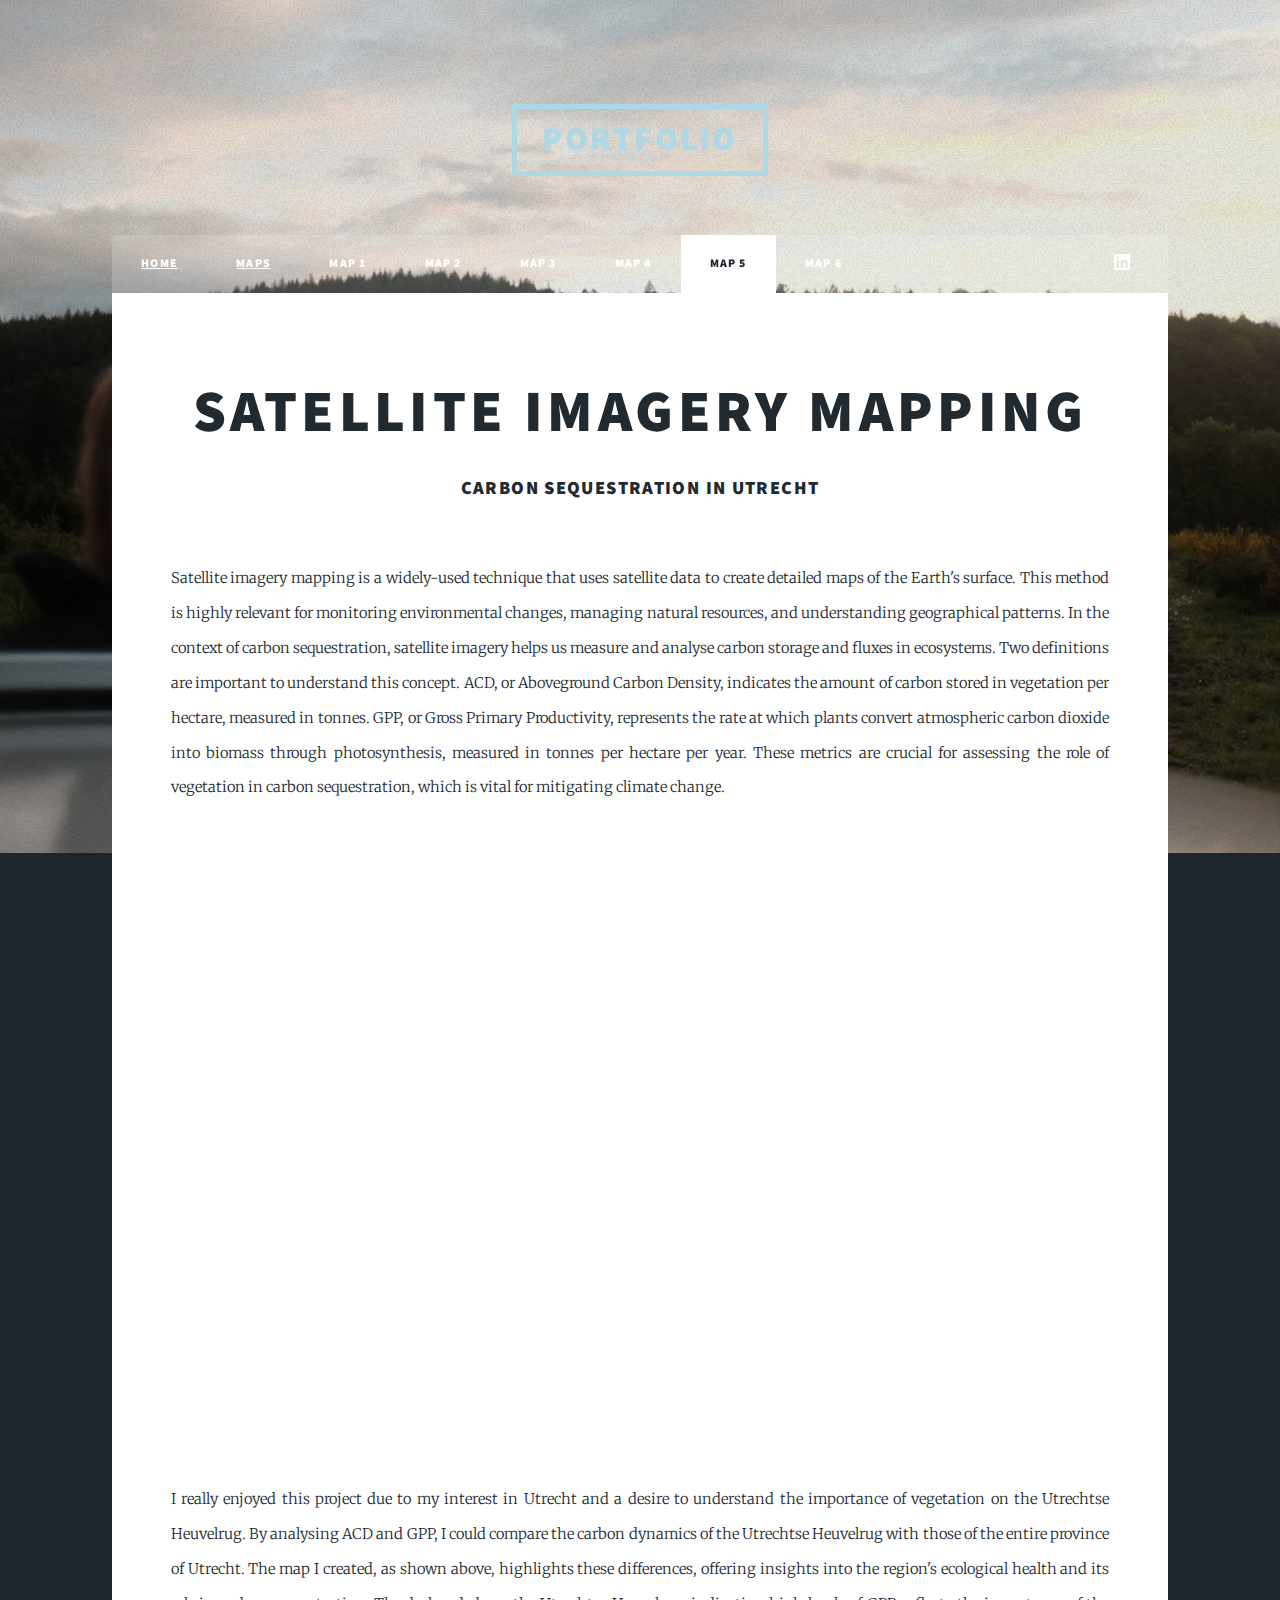
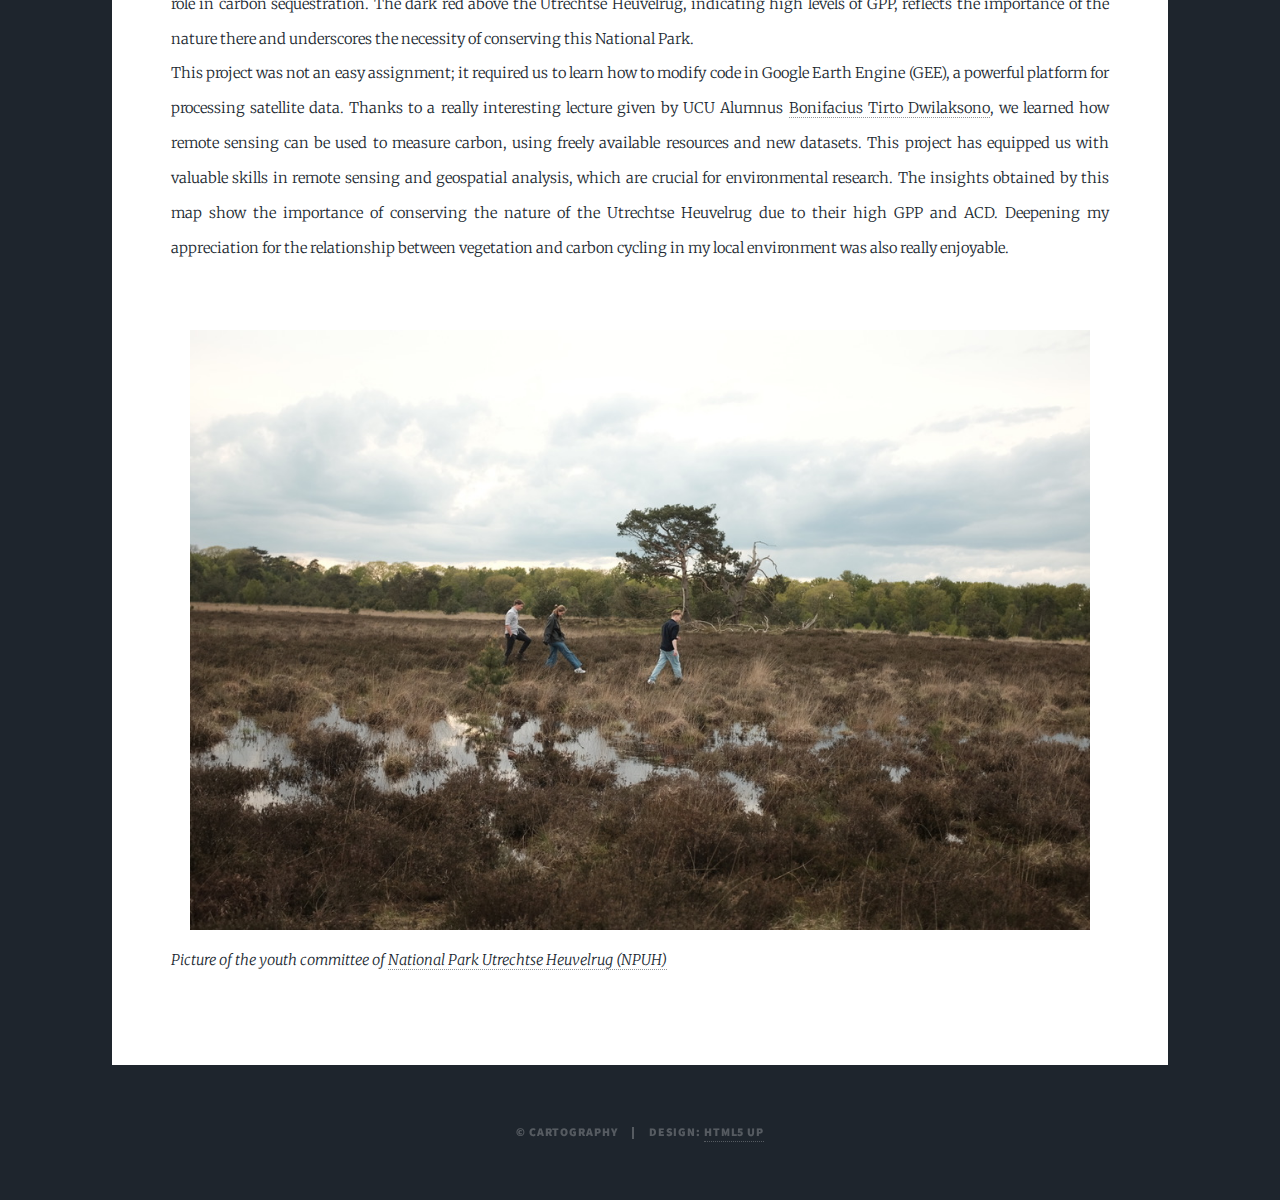
<file: map_5.html>
<!DOCTYPE HTML>
<!--
	Massively by HTML5 UP
	html5up.net | @ajlkn
	Free for personal and commercial use under the CCA 3.0 license (html5up.net/license)
-->
<html>
	<head>
		<title>GIS Summer Lab Course by Puck Lieverse</title>
		<meta charset="utf-8" />
		<meta name="viewport" content="width=device-width, initial-scale=1, user-scalable=no" />
		<link rel="stylesheet" href="assets/css/main.css" />
		<noscript><link rel="stylesheet" href="assets/css/noscript.css" /></noscript>
	</head>
	<body class="is-preload">

		<!-- Wrapper -->
			<div id="wrapper">

				

					</div>

				<!-- Header -->
					<header id="header">
						<a href="index.html" class="logo">Portfolio</a>
					</header>

				<!-- Nav -->
					<nav id="nav">
						<ul class="links">
						<li><a href="index.html"><u>Home</u>
							</a></li>
							<li><a href="maps copy.html"><u>Maps</u></a></li>
							<li><a href="map_1.html">Map 1</a></li>
							<li><a href="map_2.html">Map 2</a></li>
							<li><a href="map_3.html">Map 3</a></li>
							<li><a href="map_4.html">Map 4</a></li>
							<li class="active"><a href="map_5.html">Map 5</a></li>
							<li><a href="map_6.html">Map 6</a></li>

					
							
						</ul>
						<ul class="icons">
							<li><a href="https://www.linkedin.com/in/puck-o-lieverse/" class="icon brands fa-linkedin"target="_blank"><span class="label">LinkedIn</span></a></li>
							
							
						</ul>
					</nav>

				<!-- Main -->
					<div id="main">

						<!-- Featured Post -->
							<article class="post featured">
								<header class="major">
									

<h1><a>Satellite Imagery Mapping</a></h2>
									<h3><a>Carbon sequestration in Utrecht<br/>
									</a></h3>
									
									<p></p>
								</header>
<p>Satellite imagery mapping is a widely-used technique that uses satellite data to create detailed maps of the Earth's surface. This method is highly relevant for monitoring environmental changes, managing natural resources, and understanding geographical patterns. In the context of carbon sequestration, satellite imagery helps us measure and analyse carbon storage and fluxes in ecosystems. Two definitions are important to understand this concept. ACD, or Aboveground Carbon Density, indicates the amount of carbon stored in vegetation per hectare, measured in tonnes. GPP, or Gross Primary Productivity, represents the rate at which plants convert atmospheric carbon dioxide into biomass through photosynthesis, measured in tonnes per hectare per year. These metrics are crucial for assessing the role of vegetation in carbon sequestration, which is vital for mitigating climate change.</p>
								


								

								<iframe src="https://ee-pucklieverse.projects.earthengine.app/view/hello" width="100%" height="600px"></iframe>

<br><br>

<p>I really enjoyed this project due to my interest in Utrecht and a desire to understand the importance of vegetation on the Utrechtse Heuvelrug. By analysing ACD and GPP, I could compare the carbon dynamics of the Utrechtse Heuvelrug with those of the entire province of Utrecht. The map I created, as shown above, highlights these differences, offering insights into the region's ecological health and its role in carbon sequestration. The dark red above the Utrechtse Heuvelrug, indicating high levels of GPP, reflects the importance of the nature there and underscores the necessity of conserving this National Park.<br>

This project was not an easy assignment; it required us to learn how to modify code in Google Earth Engine (GEE), a powerful platform for processing satellite data. Thanks to a really interesting lecture given by UCU Alumnus <a href="https://www.linkedin.com/in/bonifacius-tirto-dwilaksono-8802a5205/"target="_blank">Bonifacius Tirto Dwilaksono</a>, we learned how remote sensing can be used to measure carbon, using freely available resources and new datasets. This project has equipped us with valuable skills in remote sensing and geospatial analysis, which are crucial for environmental research. The insights obtained by this map show the importance of conserving the nature of the Utrechtse Heuvelrug due to their high GPP and ACD. Deepening my appreciation for the relationship between vegetation and carbon cycling in my local environment was also really enjoyable. </p> </br>
							

							<img src="images/pic46.jpeg" alt="Description of the image" width="900" height="600">
	<p><i>Picture of the youth committee of <a href="https://www.np-utrechtseheuvelrug.nl/"target="_blank">National Park Utrechtse Heuvelrug (NPUH)</a></p></i>
							</article>
						</h1>
					</header>
				</article>
			</div>

						
								



				<!-- Copyright -->
					<div id="copyright">
						<ul><li>&copy; Cartography</li><li>Design: <a href="https://html5up.net">HTML5 UP</a></li></ul>
					</div>

			</div>

		<!-- Scripts -->
			<script src="assets/js/jquery.min.js"></script>
			<script src="assets/js/jquery.scrollex.min.js"></script>
			<script src="assets/js/jquery.scrolly.min.js"></script>
			<script src="assets/js/browser.min.js"></script>
			<script src="assets/js/breakpoints.min.js"></script>
			<script src="assets/js/util.js"></script>
			<script src="assets/js/main.js"></script>

	</body>
</html>
</file>
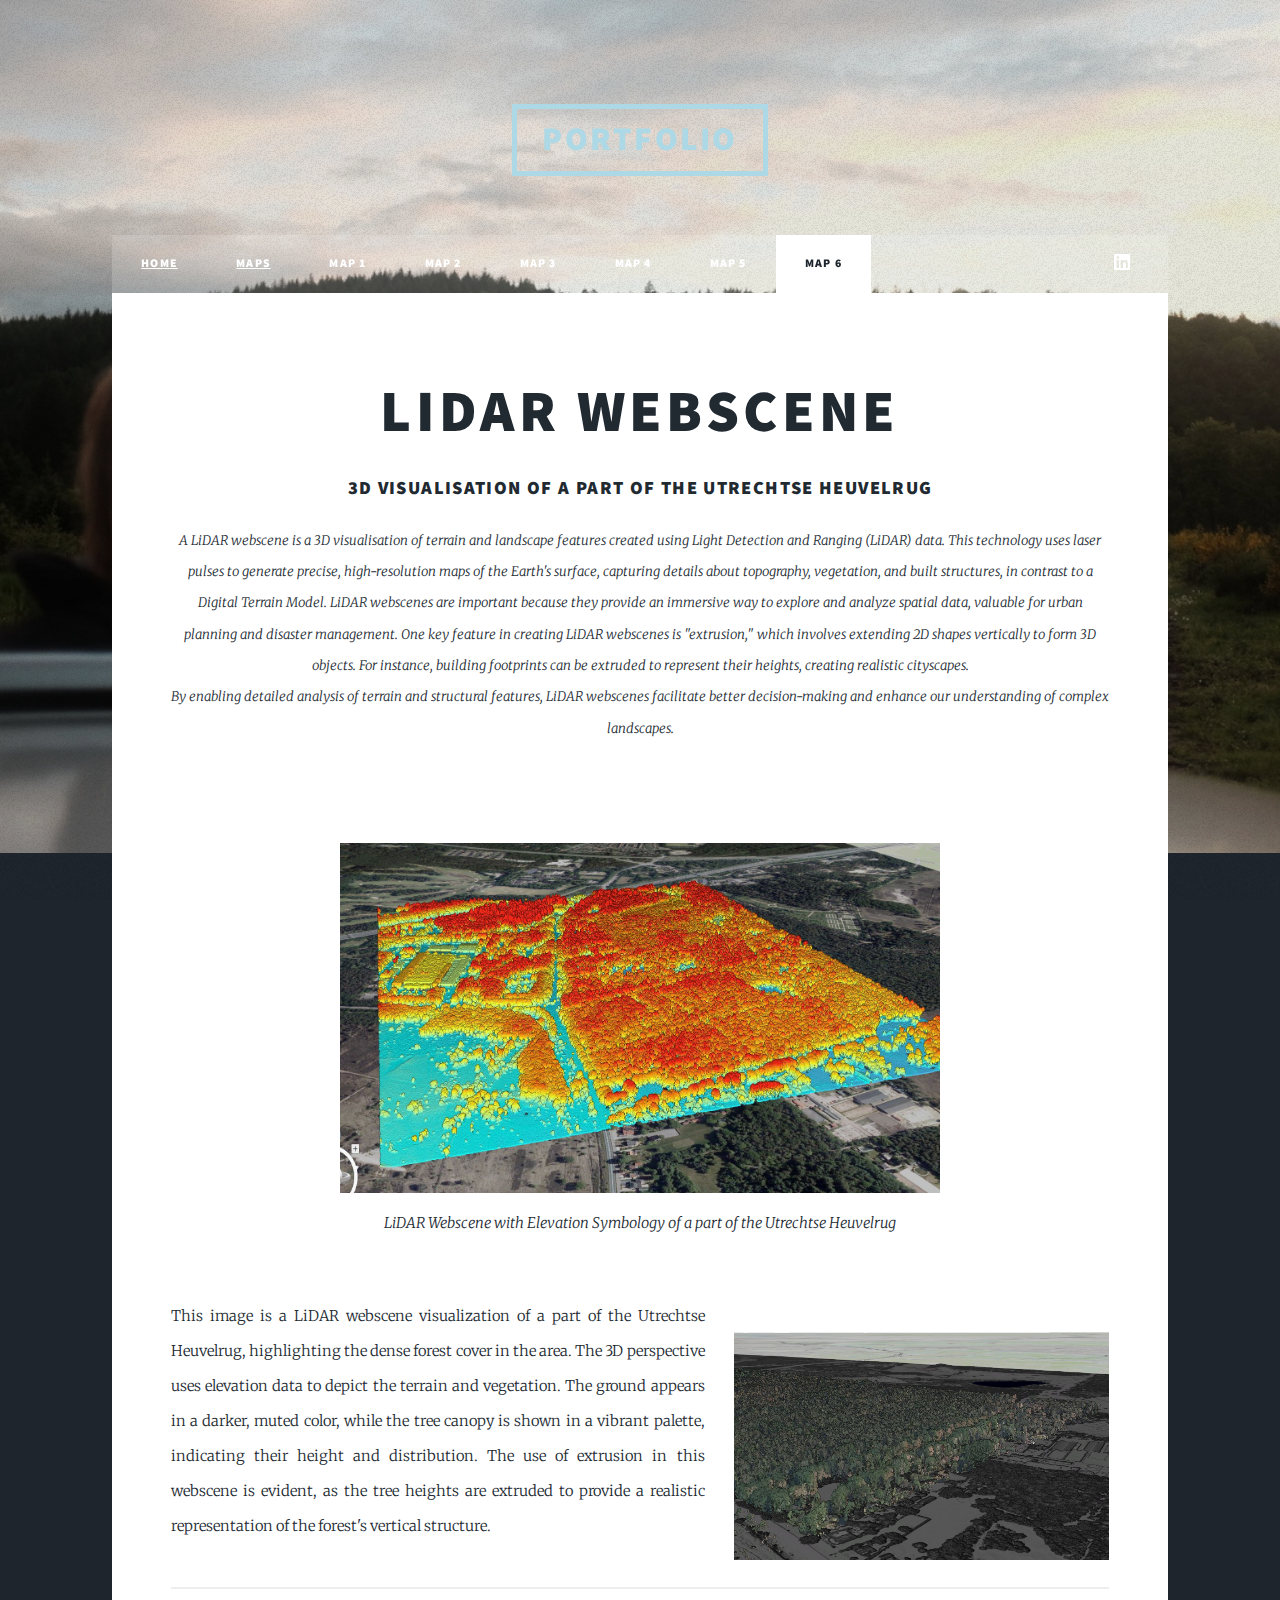
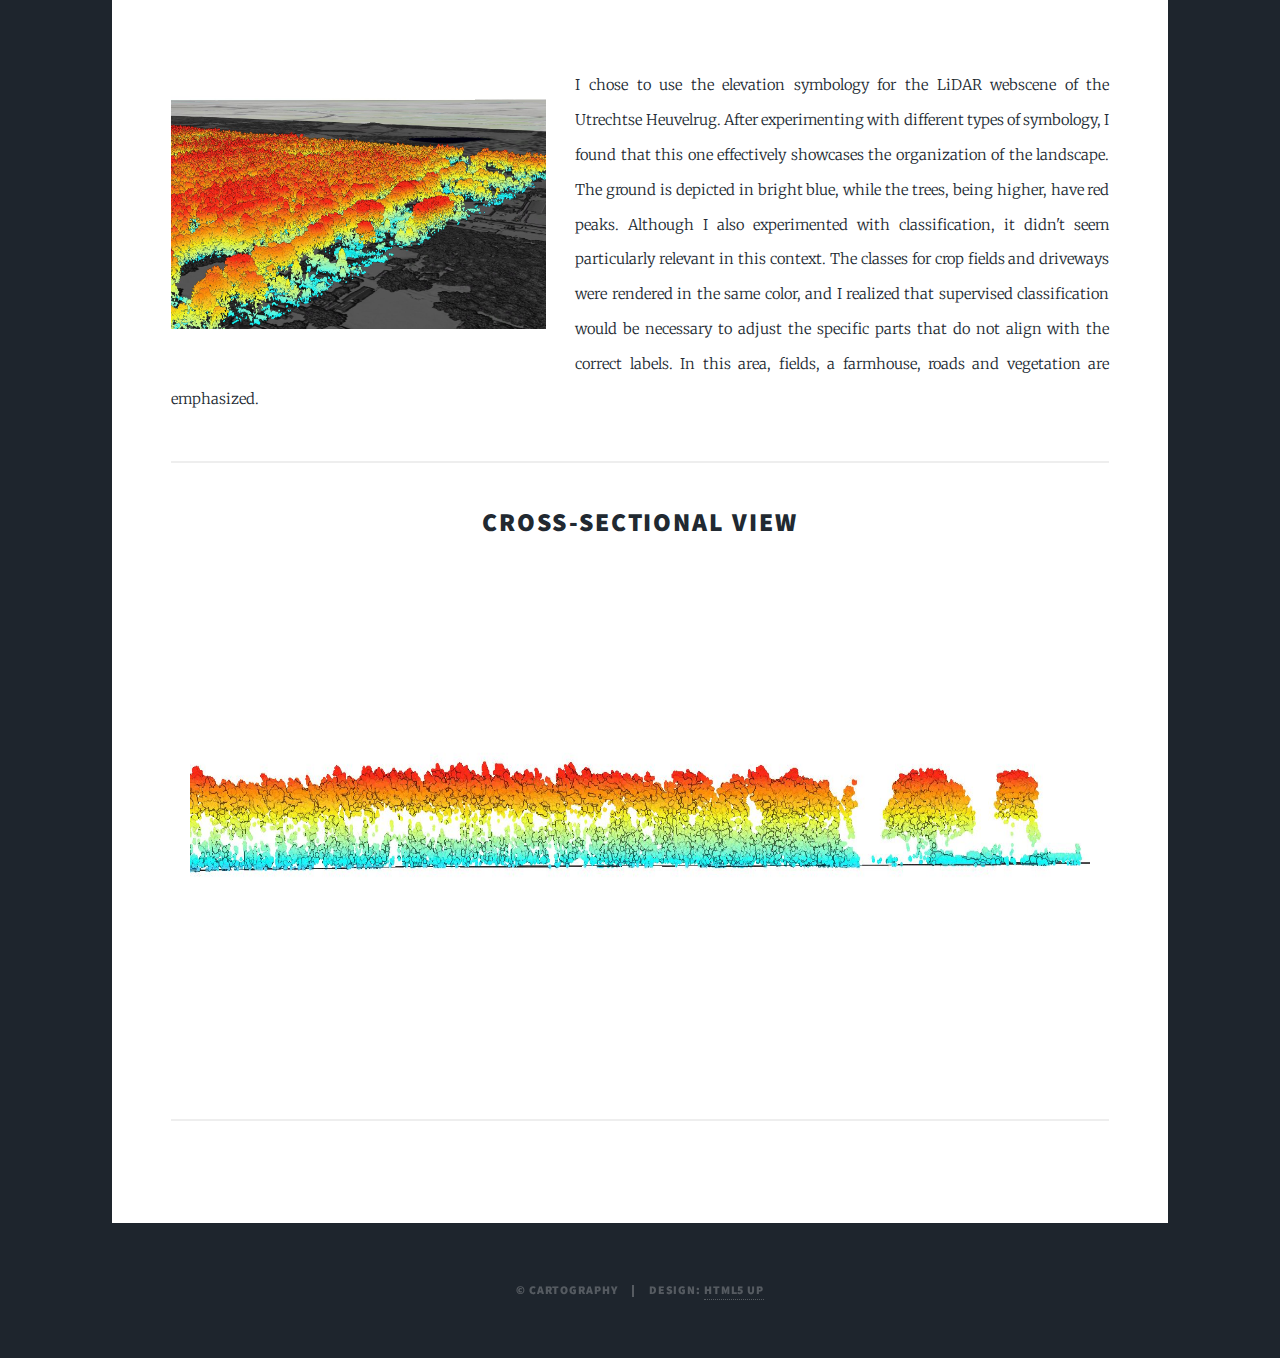
<file: map_6.html>
<!DOCTYPE HTML>
<!--
	Massively by HTML5 UP
	html5up.net | @ajlkn
	Free for personal and commercial use under the CCA 3.0 license (html5up.net/license)
-->
<html>
	<head>
		<title>GIS Summer Lab Course by Puck Lieverse</title>
		<meta charset="utf-8" />
		<meta name="viewport" content="width=device-width, initial-scale=1, user-scalable=no" />
		<link rel="stylesheet" href="assets/css/main.css" />
		<noscript><link rel="stylesheet" href="assets/css/noscript.css" /></noscript>
	</head>
	<body class="is-preload">

		<!-- Wrapper -->
			<div id="wrapper">

				

					</div>

				<!-- Header -->
					<header id="header">
						<a href="index.html" class="logo">Portfolio</a>
					</header>

				<!-- Nav -->
					<nav id="nav">
						<ul class="links">
						<li><a href="index.html"><u>Home</u>
							</a></li>
							<li><a href="maps copy.html"><u>Maps</u></a></li>
							<li><a href="map_1.html">Map 1</a></li>
							<li><a href="map_2.html">Map 2</a></li>
							<li><a href="map_3.html">Map 3</a></li>
							<li><a href="map_4.html">Map 4</a></li>
							<li><a href="map_5.html">Map 5</a></li>
							<li class="active"><a href="map_6.html">Map 6</a></li>

					
							
						</ul>
						<ul class="icons">
							<li><a href="https://www.linkedin.com/in/puck-o-lieverse/" class="icon brands fa-linkedin"target="_blank"><span class="label">LinkedIn</span></a></li>
							
							
						</ul>
					</nav>

				<!-- Main -->
					<div id="main">

						<!-- Featured Post -->
							<article class="post featured">
								<header class="major">
									

<h1><a>Lidar Webscene</a></h2>
									<h3><a>3D visualisation of a part of the Utrechtse Heuvelrug<br/>
									</a></h3>
									
									<p>A LiDAR webscene is a 3D visualisation of terrain and landscape features created using Light Detection and Ranging (LiDAR) data. This technology uses laser pulses to generate precise, high-resolution maps of the Earth's surface, capturing details about topography, vegetation, and built structures, in contrast to a Digital Terrain Model. LiDAR webscenes are important because they provide an immersive way to explore and analyze spatial data, valuable for urban planning and disaster management. One key feature in creating LiDAR webscenes is "extrusion," which involves extending 2D shapes vertically to form 3D objects. For instance, building footprints can be extruded to represent their heights, creating realistic cityscapes. 
									</br> By enabling detailed analysis of terrain and structural features, LiDAR webscenes facilitate better decision-making and enhance our understanding of complex landscapes.</p>

								</br></br>

								<img src="images/pic32.JPG" alt="Description of the image" width="600" height="350">
								<p><i>LiDAR Webscene with Elevation Symbology of a part of the Utrechtse Heuvelrug</i></p>
								</h1></header> 
							

								<p><span class="image right"><img src="images/pic34.JPG" alt="Description of the image" width="400" height="250" /></span>This image is a LiDAR webscene visualization of a part of the Utrechtse Heuvelrug, highlighting the dense forest cover in the area. The 3D perspective uses elevation data to depict the terrain and vegetation. The ground appears in a darker, muted color, while the tree canopy is shown in a vibrant palette, indicating their height and distribution. The use of extrusion in this webscene is evident, as the tree heights are extruded to provide a realistic representation of the forest's vertical structure.</p><hr></br>

									<p><span class="image left"><img src="images/pic33.JPG" alt="Description of the image" width="450" height="250" /></span>I chose to use the elevation symbology for the LiDAR webscene of the Utrechtse Heuvelrug. After experimenting with different types of symbology, I found that this one effectively showcases the organization of the landscape. The ground is depicted in bright blue, while the trees, being higher, have red peaks. Although I also experimented with classification, it didn't seem particularly relevant in this context. The classes for crop fields and driveways were rendered in the same color, and I realized that supervised classification would be necessary to adjust the specific parts that do not align with the correct labels. In this area, fields, a farmhouse, roads and vegetation are emphasized. </p>
									<hr>



				<h2>Cross-sectional view</h2>				
<img src="images/pic35.JPG" alt="Description of the image" width="900" height="500">

<hr>



</h1>
</header>
</article>
</div>


								

								

						
								



				<!-- Copyright -->
					<div id="copyright">
						<ul><li>&copy; Cartography</li><li>Design: <a href="https://html5up.net">HTML5 UP</a></li></ul>
					</div>

			</div>

		<!-- Scripts -->
			<script src="assets/js/jquery.min.js"></script>
			<script src="assets/js/jquery.scrollex.min.js"></script>
			<script src="assets/js/jquery.scrolly.min.js"></script>
			<script src="assets/js/browser.min.js"></script>
			<script src="assets/js/breakpoints.min.js"></script>
			<script src="assets/js/util.js"></script>
			<script src="assets/js/main.js"></script>

	</body>
</html>
</file>
<file: assets/css/main.css>
@import url(fontawesome-all.min.css);
@import url("https://fonts.googleapis.com/css?family=Merriweather:300,700,300italic,700italic|Source+Sans+Pro:900");

/*
	Massively by HTML5 UP
	html5up.net | @ajlkn
	Free for personal and commercial use under the CCA 3.0 license (html5up.net/license)
*/

html, body, div, span, applet, object,
iframe, h1, h2, h3, h4, h5, h6, p, blockquote,
pre, a, abbr, acronym, address, big, cite,
code, del, dfn, em, img, ins, kbd, q, s, samp,
small, strike, strong, sub, sup, tt, var, b,
u, i, center, dl, dt, dd, ol, ul, li, fieldset,
form, label, legend, table, caption, tbody,
tfoot, thead, tr, th, td, article, aside,
canvas, details, embed, figure, figcaption,
footer, header, hgroup, menu, nav, output, ruby,
section, summary, time, mark, audio, video {
	margin: 0;
	padding: 0;
	border: 0;
	font-size: 100%;
	font: inherit;
	vertical-align: baseline;}

article, aside, details, figcaption, figure,
footer, header, hgroup, menu, nav, section {
	display: block;}

body {
	line-height: 1;
}

ol, ul {
	list-style: none;
}

blockquote, q {
	quotes: none;
}

	blockquote:before, blockquote:after, q:before, q:after {
		content: '';
		content: none;
	}

table {
	border-collapse: collapse;
	border-spacing: 0;
}

body {
	-webkit-text-size-adjust: none;
}

mark {
	background-color: transparent;
	color: inherit;
}

input::-moz-focus-inner {
	border: 0;
	padding: 0;
}

input, select, textarea {
	-moz-appearance: none;
	-webkit-appearance: none;
	-ms-appearance: none;
	appearance: none;
}

/* Basic */

	@-ms-viewport {
		width: device-width;
	}

	body {
		-ms-overflow-style: scrollbar;
	}

	@media screen and (max-width: 480px) {
		html, body {
			min-width: 320px;
		}
}
	html {
		box-sizing: border-box;
	}

	*, *:before, *:after {
		box-sizing: inherit;
	}

	body {
		background-color: #1e252d;
	}

		body.is-preload *, body.is-preload *:before, body.is-preload *:after {
			-moz-animation: none !important;
			-webkit-animation: none !important;
			-ms-animation: none !important;
			animation: none !important;
			-moz-transition: none !important;
			-webkit-transition: none !important;
			-ms-transition: none !important;
			transition: none !important;
		}

/* Type */

	html {
		font-size: 16pt;
	}

		@media screen and (max-width: 1680px) {

			html {
				font-size: 12pt;
			}

		}

		@media screen and (max-width: 1280px) {

			html {
				font-size: 11pt;
			}

		}

		@media screen and (max-width: 360px) {

			html {
				font-size: 10pt;
			}

		}

	body {
		color: #212931;
	}

	body, input, select, textarea {
		font-family: "Merriweather", Georgia, serif;
		font-weight: 300;
		font-size: 1rem;
		line-height: 2.375;
	}

	a {
		-moz-transition: color 0.2s ease-in-out, background-color 0.2s ease-in-out, border-color 0.2s ease-in-out, box-shadow 0.2s ease-in-out;
		-webkit-transition: color 0.2s ease-in-out, background-color 0.2s ease-in-out, border-color 0.2s ease-in-out, box-shadow 0.2s ease-in-out;
		-ms-transition: color 0.2s ease-in-out, background-color 0.2s ease-in-out, border-color 0.2s ease-in-out, box-shadow 0.2s ease-in-out;
		transition: color 0.2s ease-in-out, background-color 0.2s ease-in-out, border-color 0.2s ease-in-out, box-shadow 0.2s ease-in-out;
		border-bottom: dotted 1px;
		text-decoration: none;
	}

		a:hover {
			border-bottom-color: transparent;
		}

	strong, b {
		font-weight: 600;
	}

	em, i {
		font-style: italic;
	}

	p {
		text-align: justify;
		margin: 0 0 2rem 0;
	}

	h1, h2, h3, h4, h5, h6 {
		font-family: "Source Sans Pro", Helvetica, sans-serif;
		font-weight: 900;
		line-height: 1.5;
		letter-spacing: 0.075em;
		text-transform: uppercase;
		margin: 0 0 1rem 0;
	}

		h1 a, h2 a, h3 a, h4 a, h5 a, h6 a {
			border-bottom: 0;
			color: inherit;
			text-decoration: none;
		}

	h1 {
		font-size: 4rem;
		line-height: 1.1;
		margin: 0 0 2rem 0;
	}

	h2 {
		font-size: 1.75rem;
		line-height: 1.3;
		margin: 0 0 1.5rem 0;
	}

	h3 {
		font-size: 1.25rem;
		margin: 0 0 1.5rem 0;
	}

	h4 {
		font-size: 1rem;
	}

	h5 {
		font-size: 0.9rem;
	}

	h6 {
		font-size: 0.8rem;
	}

	sub {
		font-size: 0.8rem;
		position: relative;
		top: 0.5rem;
	}

	sup {
		font-size: 0.8rem;
		position: relative;
		top: -0.5rem;
	}

	blockquote {
		border-left: solid 4px;
		font-style: italic;
		margin: 0 0 2rem 0;
		padding: 0.5rem 0 0.5rem 2rem;
	}

	code {
		border: solid 2px;
		font-family: "Courier New", monospace;
		font-size: 0.9rem;
		margin: 0 0.25rem;
		padding: 0.25rem 0.65rem;
	}

	pre {
		-webkit-overflow-scrolling: touch;
		font-family: "Courier New", monospace;
		font-size: 0.9rem;
		margin: 0 0 2rem 0;
	}

		pre code {
			display: block;
			line-height: 1.75;
			padding: 1rem 1.5rem;
			overflow-x: auto;
		}

	hr {
		border: 0;
		border-bottom: solid 2px;
		margin: 3rem 0;
	}

		hr.major {
			margin: 5rem 0;
		}

	.align-left {
		text-align: left;
	}

	.align-center {
		text-align: center;
	}

	.align-right {
		text-align: right;
	}

	input, select, textarea {
		color: #212931;
	}

	a {
		color: #212931;
		border-bottom-color: rgba(33, 41, 49, 0.5);
	}

		a:hover {
			border-bottom-color: transparent;
			color: #18bfef !important;
		}

	strong, b {
		color: #212931;
	}

	h1, h2, h3, h4, h5, h6 {
		color: #212931;
	}

	blockquote {
		border-left-color: #eeeeee;
	}

	code {
		background: rgba(220, 220, 220, 0.25);
		border-color: #eeeeee;
	}

	hr {
		border-bottom-color: #eeeeee;
	}

/* Row */

	.row {
		display: flex;
		flex-wrap: wrap;
		box-sizing: border-box;
		align-items: stretch;
	}

		.row > * {
			box-sizing: border-box;
		}

		.row.gtr-uniform > * > :last-child {
			margin-bottom: 0;
		}

		.row.aln-left {
			justify-content: flex-start;
		}

		.row.aln-center {
			justify-content: center;
		}

		.row.aln-right {
			justify-content: flex-end;
		}

		.row.aln-top {
			align-items: flex-start;
		}

		.row.aln-middle {
			align-items: center;
		}

		.row.aln-bottom {
			align-items: flex-end;
		}

		.row > .imp {
			order: -1;
		}

		.row > .col-1 {
			width: 8.33333%;
		}

		.row > .off-1 {
			margin-left: 8.33333%;
		}

		.row > .col-2 {
			width: 16.66667%;
		}

		.row > .off-2 {
			margin-left: 16.66667%;
		}

		.row > .col-3 {
			width: 25%;
		}

		.row > .off-3 {
			margin-left: 25%;
		}

		.row > .col-4 {
			width: 33.33333%;
		}

		.row > .off-4 {
			margin-left: 33.33333%;
		}

		.row > .col-5 {
			width: 41.66667%;
		}

		.row > .off-5 {
			margin-left: 41.66667%;
		}

		.row > .col-6 {
			width: 50%;
		}

		.row > .off-6 {
			margin-left: 50%;
		}

		.row > .col-7 {
			width: 58.33333%;
		}

		.row > .off-7 {
			margin-left: 58.33333%;
		}

		.row > .col-8 {
			width: 66.66667%;
		}

		.row > .off-8 {
			margin-left: 66.66667%;
		}

		.row > .col-9 {
			width: 75%;
		}

		.row > .off-9 {
			margin-left: 75%;
		}

		.row > .col-10 {
			width: 83.33333%;
		}

		.row > .off-10 {
			margin-left: 83.33333%;
		}

		.row > .col-11 {
			width: 91.66667%;
		}

		.row > .off-11 {
			margin-left: 91.66667%;
		}

		.row > .col-12 {
			width: 100%;
		}

		.row > .off-12 {
			margin-left: 100%;
		}

		.row.gtr-0 {
			margin-top: 0;
			margin-left: 0rem;
		}

			.row.gtr-0 > * {
				padding: 0 0 0 0rem;
			}

			.row.gtr-0.gtr-uniform {
				margin-top: 0rem;
			}

				.row.gtr-0.gtr-uniform > * {
					padding-top: 0rem;
				}

		.row.gtr-25 {
			margin-top: 0;
			margin-left: -0.375rem;
		}

			.row.gtr-25 > * {
				padding: 0 0 0 0.375rem;
			}

			.row.gtr-25.gtr-uniform {
				margin-top: -0.375rem;
			}

				.row.gtr-25.gtr-uniform > * {
					padding-top: 0.375rem;
				}

		.row.gtr-50 {
			margin-top: 0;
			margin-left: -0.75rem;
		}

			.row.gtr-50 > * {
				padding: 0 0 0 0.75rem;
			}

			.row.gtr-50.gtr-uniform {
				margin-top: -0.75rem;
			}

				.row.gtr-50.gtr-uniform > * {
					padding-top: 0.75rem;
				}

		.row {
			margin-top: 0;
			margin-left: -1.5rem;
		}

			.row > * {
				padding: 0 0 0 1.5rem;
			}

			.row.gtr-uniform {
				margin-top: -1.5rem;
			}

				.row.gtr-uniform > * {
					padding-top: 1.5rem;
				}

		.row.gtr-150 {
			margin-top: 0;
			margin-left: -2.25rem;
		}

			.row.gtr-150 > * {
				padding: 0 0 0 2.25rem;
			}

			.row.gtr-150.gtr-uniform {
				margin-top: -2.25rem;
			}

				.row.gtr-150.gtr-uniform > * {
					padding-top: 2.25rem;
				}

		.row.gtr-200 {
			margin-top: 0;
			margin-left: -3rem;
		}

			.row.gtr-200 > * {
				padding: 0 0 0 3rem;
			}

			.row.gtr-200.gtr-uniform {
				margin-top: -3rem;
			}

				.row.gtr-200.gtr-uniform > * {
					padding-top: 3rem;
				}

		@media screen and (max-width: 1680px) {

			.row {
				display: flex;
				flex-wrap: wrap;
				box-sizing: border-box;
				align-items: stretch;
			}

				.row > * {
					box-sizing: border-box;
				}

				.row.gtr-uniform > * > :last-child {
					margin-bottom: 0;
				}

				.row.aln-left {
					justify-content: flex-start;
				}

				.row.aln-center {
					justify-content: center;
				}

				.row.aln-right {
					justify-content: flex-end;
				}

				.row.aln-top {
					align-items: flex-start;
				}

				.row.aln-middle {
					align-items: center;
				}

				.row.aln-bottom {
					align-items: flex-end;
				}

				.row > .imp-xlarge {
					order: -1;
				}

				.row > .col-1-xlarge {
					width: 8.33333%;
				}

				.row > .off-1-xlarge {
					margin-left: 8.33333%;
				}

				.row > .col-2-xlarge {
					width: 16.66667%;
				}

				.row > .off-2-xlarge {
					margin-left: 16.66667%;
				}

				.row > .col-3-xlarge {
					width: 25%;
				}

				.row > .off-3-xlarge {
					margin-left: 25%;
				}

				.row > .col-4-xlarge {
					width: 33.33333%;
				}

				.row > .off-4-xlarge {
					margin-left: 33.33333%;
				}

				.row > .col-5-xlarge {
					width: 41.66667%;
				}

				.row > .off-5-xlarge {
					margin-left: 41.66667%;
				}

				.row > .col-6-xlarge {
					width: 50%;
				}

				.row > .off-6-xlarge {
					margin-left: 50%;
				}

				.row > .col-7-xlarge {
					width: 58.33333%;
				}

				.row > .off-7-xlarge {
					margin-left: 58.33333%;
				}

				.row > .col-8-xlarge {
					width: 66.66667%;
				}

				.row > .off-8-xlarge {
					margin-left: 66.66667%;
				}

				.row > .col-9-xlarge {
					width: 75%;
				}

				.row > .off-9-xlarge {
					margin-left: 75%;
				}

				.row > .col-10-xlarge {
					width: 83.33333%;
				}

				.row > .off-10-xlarge {
					margin-left: 83.33333%;
				}

				.row > .col-11-xlarge {
					width: 91.66667%;
				}

				.row > .off-11-xlarge {
					margin-left: 91.66667%;
				}

				.row > .col-12-xlarge {
					width: 100%;
				}

				.row > .off-12-xlarge {
					margin-left: 100%;
				}

				.row.gtr-0 {
					margin-top: 0;
					margin-left: 0rem;
				}

					.row.gtr-0 > * {
						padding: 0 0 0 0rem;
					}

					.row.gtr-0.gtr-uniform {
						margin-top: 0rem;
					}

						.row.gtr-0.gtr-uniform > * {
							padding-top: 0rem;
						}

				.row.gtr-25 {
					margin-top: 0;
					margin-left: -0.375rem;
				}

					.row.gtr-25 > * {
						padding: 0 0 0 0.375rem;
					}

					.row.gtr-25.gtr-uniform {
						margin-top: -0.375rem;
					}

						.row.gtr-25.gtr-uniform > * {
							padding-top: 0.375rem;
						}

				.row.gtr-50 {
					margin-top: 0;
					margin-left: -0.75rem;
				}

					.row.gtr-50 > * {
						padding: 0 0 0 0.75rem;
					}

					.row.gtr-50.gtr-uniform {
						margin-top: -0.75rem;
					}

						.row.gtr-50.gtr-uniform > * {
							padding-top: 0.75rem;
						}

				.row {
					margin-top: 0;
					margin-left: -1.5rem;
				}

					.row > * {
						padding: 0 0 0 1.5rem;
					}

					.row.gtr-uniform {
						margin-top: -1.5rem;
					}

						.row.gtr-uniform > * {
							padding-top: 1.5rem;
						}

				.row.gtr-150 {
					margin-top: 0;
					margin-left: -2.25rem;
				}

					.row.gtr-150 > * {
						padding: 0 0 0 2.25rem;
					}

					.row.gtr-150.gtr-uniform {
						margin-top: -2.25rem;
					}

						.row.gtr-150.gtr-uniform > * {
							padding-top: 2.25rem;
						}

				.row.gtr-200 {
					margin-top: 0;
					margin-left: -3rem;
				}

					.row.gtr-200 > * {
						padding: 0 0 0 3rem;
					}

					.row.gtr-200.gtr-uniform {
						margin-top: -3rem;
					}

						.row.gtr-200.gtr-uniform > * {
							padding-top: 3rem;
						}

		}

		@media screen and (max-width: 1280px) {

			.row {
				display: flex;
				flex-wrap: wrap;
				box-sizing: border-box;
				align-items: stretch;
			}

				.row > * {
					box-sizing: border-box;
				}

				.row.gtr-uniform > * > :last-child {
					margin-bottom: 0;
				}

				.row.aln-left {
					justify-content: flex-start;
				}

				.row.aln-center {
					justify-content: center;
				}

				.row.aln-right {
					justify-content: flex-end;
				}

				.row.aln-top {
					align-items: flex-start;
				}

				.row.aln-middle {
					align-items: center;
				}

				.row.aln-bottom {
					align-items: flex-end;
				}

				.row > .imp-large {
					order: -1;
				}

				.row > .col-1-large {
					width: 8.33333%;
				}

				.row > .off-1-large {
					margin-left: 8.33333%;
				}

				.row > .col-2-large {
					width: 16.66667%;
				}

				.row > .off-2-large {
					margin-left: 16.66667%;
				}

				.row > .col-3-large {
					width: 25%;
				}

				.row > .off-3-large {
					margin-left: 25%;
				}

				.row > .col-4-large {
					width: 33.33333%;
				}

				.row > .off-4-large {
					margin-left: 33.33333%;
				}

				.row > .col-5-large {
					width: 41.66667%;
				}

				.row > .off-5-large {
					margin-left: 41.66667%;
				}

				.row > .col-6-large {
					width: 50%;
				}

				.row > .off-6-large {
					margin-left: 50%;
				}

				.row > .col-7-large {
					width: 58.33333%;
				}

				.row > .off-7-large {
					margin-left: 58.33333%;
				}

				.row > .col-8-large {
					width: 66.66667%;
				}

				.row > .off-8-large {
					margin-left: 66.66667%;
				}

				.row > .col-9-large {
					width: 75%;
				}

				.row > .off-9-large {
					margin-left: 75%;
				}

				.row > .col-10-large {
					width: 83.33333%;
				}

				.row > .off-10-large {
					margin-left: 83.33333%;
				}

				.row > .col-11-large {
					width: 91.66667%;
				}

				.row > .off-11-large {
					margin-left: 91.66667%;
				}

				.row > .col-12-large {
					width: 100%;
				}

				.row > .off-12-large {
					margin-left: 100%;
				}

				.row.gtr-0 {
					margin-top: 0;
					margin-left: 0rem;
				}

					.row.gtr-0 > * {
						padding: 0 0 0 0rem;
					}

					.row.gtr-0.gtr-uniform {
						margin-top: 0rem;
					}

						.row.gtr-0.gtr-uniform > * {
							padding-top: 0rem;
						}

				.row.gtr-25 {
					margin-top: 0;
					margin-left: -0.375rem;
				}

					.row.gtr-25 > * {
						padding: 0 0 0 0.375rem;
					}

					.row.gtr-25.gtr-uniform {
						margin-top: -0.375rem;
					}

						.row.gtr-25.gtr-uniform > * {
							padding-top: 0.375rem;
						}

				.row.gtr-50 {
					margin-top: 0;
					margin-left: -0.75rem;
				}

					.row.gtr-50 > * {
						padding: 0 0 0 0.75rem;
					}

					.row.gtr-50.gtr-uniform {
						margin-top: -0.75rem;
					}

						.row.gtr-50.gtr-uniform > * {
							padding-top: 0.75rem;
						}

				.row {
					margin-top: 0;
					margin-left: -1.5rem;
				}

					.row > * {
						padding: 0 0 0 1.5rem;
					}

					.row.gtr-uniform {
						margin-top: -1.5rem;
					}

						.row.gtr-uniform > * {
							padding-top: 1.5rem;
						}

				.row.gtr-150 {
					margin-top: 0;
					margin-left: -2.25rem;
				}

					.row.gtr-150 > * {
						padding: 0 0 0 2.25rem;
					}

					.row.gtr-150.gtr-uniform {
						margin-top: -2.25rem;
					}

						.row.gtr-150.gtr-uniform > * {
							padding-top: 2.25rem;
						}

				.row.gtr-200 {
					margin-top: 0;
					margin-left: -3rem;
				}

					.row.gtr-200 > * {
						padding: 0 0 0 3rem;
					}

					.row.gtr-200.gtr-uniform {
						margin-top: -3rem;
					}

						.row.gtr-200.gtr-uniform > * {
							padding-top: 3rem;
						}

		}

		@media screen and (max-width: 980px) {

			.row {
				display: flex;
				flex-wrap: wrap;
				box-sizing: border-box;
				align-items: stretch;
			}

				.row > * {
					box-sizing: border-box;
				}

				.row.gtr-uniform > * > :last-child {
					margin-bottom: 0;
				}

				.row.aln-left {
					justify-content: flex-start;
				}

				.row.aln-center {
					justify-content: center;
				}

				.row.aln-right {
					justify-content: flex-end;
				}

				.row.aln-top {
					align-items: flex-start;
				}

				.row.aln-middle {
					align-items: center;
				}

				.row.aln-bottom {
					align-items: flex-end;
				}

				.row > .imp-medium {
					order: -1;
				}

				.row > .col-1-medium {
					width: 8.33333%;
				}

				.row > .off-1-medium {
					margin-left: 8.33333%;
				}

				.row > .col-2-medium {
					width: 16.66667%;
				}

				.row > .off-2-medium {
					margin-left: 16.66667%;
				}

				.row > .col-3-medium {
					width: 25%;
				}

				.row > .off-3-medium {
					margin-left: 25%;
				}

				.row > .col-4-medium {
					width: 33.33333%;
				}

				.row > .off-4-medium {
					margin-left: 33.33333%;
				}

				.row > .col-5-medium {
					width: 41.66667%;
				}

				.row > .off-5-medium {
					margin-left: 41.66667%;
				}

				.row > .col-6-medium {
					width: 50%;
				}

				.row > .off-6-medium {
					margin-left: 50%;
				}

				.row > .col-7-medium {
					width: 58.33333%;
				}

				.row > .off-7-medium {
					margin-left: 58.33333%;
				}

				.row > .col-8-medium {
					width: 66.66667%;
				}

				.row > .off-8-medium {
					margin-left: 66.66667%;
				}

				.row > .col-9-medium {
					width: 75%;
				}

				.row > .off-9-medium {
					margin-left: 75%;
				}

				.row > .col-10-medium {
					width: 83.33333%;
				}

				.row > .off-10-medium {
					margin-left: 83.33333%;
				}

				.row > .col-11-medium {
					width: 91.66667%;
				}

				.row > .off-11-medium {
					margin-left: 91.66667%;
				}

				.row > .col-12-medium {
					width: 100%;
				}

				.row > .off-12-medium {
					margin-left: 100%;
				}

				.row.gtr-0 {
					margin-top: 0;
					margin-left: 0rem;
				}

					.row.gtr-0 > * {
						padding: 0 0 0 0rem;
					}

					.row.gtr-0.gtr-uniform {
						margin-top: 0rem;
					}

						.row.gtr-0.gtr-uniform > * {
							padding-top: 0rem;
						}

				.row.gtr-25 {
					margin-top: 0;
					margin-left: -0.375rem;
				}

					.row.gtr-25 > * {
						padding: 0 0 0 0.375rem;
					}

					.row.gtr-25.gtr-uniform {
						margin-top: -0.375rem;
					}

						.row.gtr-25.gtr-uniform > * {
							padding-top: 0.375rem;
						}

				.row.gtr-50 {
					margin-top: 0;
					margin-left: -0.75rem;
				}

					.row.gtr-50 > * {
						padding: 0 0 0 0.75rem;
					}

					.row.gtr-50.gtr-uniform {
						margin-top: -0.75rem;
					}

						.row.gtr-50.gtr-uniform > * {
							padding-top: 0.75rem;
						}

				.row {
					margin-top: 0;
					margin-left: -1.5rem;
				}

					.row > * {
						padding: 0 0 0 1.5rem;
					}

					.row.gtr-uniform {
						margin-top: -1.5rem;
					}

						.row.gtr-uniform > * {
							padding-top: 1.5rem;
						}

				.row.gtr-150 {
					margin-top: 0;
					margin-left: -2.25rem;
				}

					.row.gtr-150 > * {
						padding: 0 0 0 2.25rem;
					}

					.row.gtr-150.gtr-uniform {
						margin-top: -2.25rem;
					}

						.row.gtr-150.gtr-uniform > * {
							padding-top: 2.25rem;
						}

				.row.gtr-200 {
					margin-top: 0;
					margin-left: -3rem;
				}

					.row.gtr-200 > * {
						padding: 0 0 0 3rem;
					}

					.row.gtr-200.gtr-uniform {
						margin-top: -3rem;
					}

						.row.gtr-200.gtr-uniform > * {
							padding-top: 3rem;
						}

		}

		@media screen and (max-width: 736px) {

			.row {
				display: flex;
				flex-wrap: wrap;
				box-sizing: border-box;
				align-items: stretch;
			}

				.row > * {
					box-sizing: border-box;
				}

				.row.gtr-uniform > * > :last-child {
					margin-bottom: 0;
				}

				.row.aln-left {
					justify-content: flex-start;
				}

				.row.aln-center {
					justify-content: center;
				}

				.row.aln-right {
					justify-content: flex-end;
				}

				.row.aln-top {
					align-items: flex-start;
				}

				.row.aln-middle {
					align-items: center;
				}

				.row.aln-bottom {
					align-items: flex-end;
				}

				.row > .imp-small {
					order: -1;
				}

				.row > .col-1-small {
					width: 8.33333%;
				}

				.row > .off-1-small {
					margin-left: 8.33333%;
				}

				.row > .col-2-small {
					width: 16.66667%;
				}

				.row > .off-2-small {
					margin-left: 16.66667%;
				}

				.row > .col-3-small {
					width: 25%;
				}

				.row > .off-3-small {
					margin-left: 25%;
				}

				.row > .col-4-small {
					width: 33.33333%;
				}

				.row > .off-4-small {
					margin-left: 33.33333%;
				}

				.row > .col-5-small {
					width: 41.66667%;
				}

				.row > .off-5-small {
					margin-left: 41.66667%;
				}

				.row > .col-6-small {
					width: 50%;
				}

				.row > .off-6-small {
					margin-left: 50%;
				}

				.row > .col-7-small {
					width: 58.33333%;
				}

				.row > .off-7-small {
					margin-left: 58.33333%;
				}

				.row > .col-8-small {
					width: 66.66667%;
				}

				.row > .off-8-small {
					margin-left: 66.66667%;
				}

				.row > .col-9-small {
					width: 75%;
				}

				.row > .off-9-small {
					margin-left: 75%;
				}

				.row > .col-10-small {
					width: 83.33333%;
				}

				.row > .off-10-small {
					margin-left: 83.33333%;
				}

				.row > .col-11-small {
					width: 91.66667%;
				}

				.row > .off-11-small {
					margin-left: 91.66667%;
				}

				.row > .col-12-small {
					width: 100%;
				}

				.row > .off-12-small {
					margin-left: 100%;
				}

				.row.gtr-0 {
					margin-top: 0;
					margin-left: 0rem;
				}

					.row.gtr-0 > * {
						padding: 0 0 0 0rem;
					}

					.row.gtr-0.gtr-uniform {
						margin-top: 0rem;
					}

						.row.gtr-0.gtr-uniform > * {
							padding-top: 0rem;
						}

				.row.gtr-25 {
					margin-top: 0;
					margin-left: -0.375rem;
				}

					.row.gtr-25 > * {
						padding: 0 0 0 0.375rem;
					}

					.row.gtr-25.gtr-uniform {
						margin-top: -0.375rem;
					}

						.row.gtr-25.gtr-uniform > * {
							padding-top: 0.375rem;
						}

				.row.gtr-50 {
					margin-top: 0;
					margin-left: -0.75rem;
				}

					.row.gtr-50 > * {
						padding: 0 0 0 0.75rem;
					}

					.row.gtr-50.gtr-uniform {
						margin-top: -0.75rem;
					}

						.row.gtr-50.gtr-uniform > * {
							padding-top: 0.75rem;
						}

				.row {
					margin-top: 0;
					margin-left: -1.5rem;
				}

					.row > * {
						padding: 0 0 0 1.5rem;
					}

					.row.gtr-uniform {
						margin-top: -1.5rem;
					}

						.row.gtr-uniform > * {
							padding-top: 1.5rem;
						}

				.row.gtr-150 {
					margin-top: 0;
					margin-left: -2.25rem;
				}

					.row.gtr-150 > * {
						padding: 0 0 0 2.25rem;
					}

					.row.gtr-150.gtr-uniform {
						margin-top: -2.25rem;
					}

						.row.gtr-150.gtr-uniform > * {
							padding-top: 2.25rem;
						}

				.row.gtr-200 {
					margin-top: 0;
					margin-left: -3rem;
				}

					.row.gtr-200 > * {
						padding: 0 0 0 3rem;
					}

					.row.gtr-200.gtr-uniform {
						margin-top: -3rem;
					}

						.row.gtr-200.gtr-uniform > * {
							padding-top: 3rem;
						}

		}

		@media screen and (max-width: 480px) {

			.row {
				display: flex;
				flex-wrap: wrap;
				box-sizing: border-box;
				align-items: stretch;
			}

				.row > * {
					box-sizing: border-box;
				}

				.row.gtr-uniform > * > :last-child {
					margin-bottom: 0;
				}

				.row.aln-left {
					justify-content: flex-start;
				}

				.row.aln-center {
					justify-content: center;
				}

				.row.aln-right {
					justify-content: flex-end;
				}

				.row.aln-top {
					align-items: flex-start;
				}

				.row.aln-middle {
					align-items: center;
				}

				.row.aln-bottom {
					align-items: flex-end;
				}

				.row > .imp-xsmall {
					order: -1;
				}

				.row > .col-1-xsmall {
					width: 8.33333%;
				}

				.row > .off-1-xsmall {
					margin-left: 8.33333%;
				}

				.row > .col-2-xsmall {
					width: 16.66667%;
				}

				.row > .off-2-xsmall {
					margin-left: 16.66667%;
				}

				.row > .col-3-xsmall {
					width: 25%;
				}

				.row > .off-3-xsmall {
					margin-left: 25%;
				}

				.row > .col-4-xsmall {
					width: 33.33333%;
				}

				.row > .off-4-xsmall {
					margin-left: 33.33333%;
				}

				.row > .col-5-xsmall {
					width: 41.66667%;
				}

				.row > .off-5-xsmall {
					margin-left: 41.66667%;
				}

				.row > .col-6-xsmall {
					width: 50%;
				}

				.row > .off-6-xsmall {
					margin-left: 50%;
				}

				.row > .col-7-xsmall {
					width: 58.33333%;
				}

				.row > .off-7-xsmall {
					margin-left: 58.33333%;
				}

				.row > .col-8-xsmall {
					width: 66.66667%;
				}

				.row > .off-8-xsmall {
					margin-left: 66.66667%;
				}

				.row > .col-9-xsmall {
					width: 75%;
				}

				.row > .off-9-xsmall {
					margin-left: 75%;
				}

				.row > .col-10-xsmall {
					width: 83.33333%;
				}

				.row > .off-10-xsmall {
					margin-left: 83.33333%;
				}

				.row > .col-11-xsmall {
					width: 91.66667%;
				}

				.row > .off-11-xsmall {
					margin-left: 91.66667%;
				}

				.row > .col-12-xsmall {
					width: 100%;
				}

				.row > .off-12-xsmall {
					margin-left: 100%;
				}

				.row.gtr-0 {
					margin-top: 0;
					margin-left: 0rem;
				}

					.row.gtr-0 > * {
						padding: 0 0 0 0rem;
					}

					.row.gtr-0.gtr-uniform {
						margin-top: 0rem;
					}

						.row.gtr-0.gtr-uniform > * {
							padding-top: 0rem;
						}

				.row.gtr-25 {
					margin-top: 0;
					margin-left: -0.375rem;
				}

					.row.gtr-25 > * {
						padding: 0 0 0 0.375rem;
					}

					.row.gtr-25.gtr-uniform {
						margin-top: -0.375rem;
					}

						.row.gtr-25.gtr-uniform > * {
							padding-top: 0.375rem;
						}

				.row.gtr-50 {
					margin-top: 0;
					margin-left: -0.75rem;
				}

					.row.gtr-50 > * {
						padding: 0 0 0 0.75rem;
					}

					.row.gtr-50.gtr-uniform {
						margin-top: -0.75rem;
					}

						.row.gtr-50.gtr-uniform > * {
							padding-top: 0.75rem;
						}

				.row {
					margin-top: 0;
					margin-left: -1.5rem;
				}

					.row > * {
						padding: 0 0 0 1.5rem;
					}

					.row.gtr-uniform {
						margin-top: -1.5rem;
					}

						.row.gtr-uniform > * {
							padding-top: 1.5rem;
						}

				.row.gtr-150 {
					margin-top: 0;
					margin-left: -2.25rem;
				}

					.row.gtr-150 > * {
						padding: 0 0 0 2.25rem;
					}

					.row.gtr-150.gtr-uniform {
						margin-top: -2.25rem;
					}

						.row.gtr-150.gtr-uniform > * {
							padding-top: 2.25rem;
						}

				.row.gtr-200 {
					margin-top: 0;
					margin-left: -3rem;
				}

					.row.gtr-200 > * {
						padding: 0 0 0 3rem;
					}

					.row.gtr-200.gtr-uniform {
						margin-top: -3rem;
					}

						.row.gtr-200.gtr-uniform > * {
							padding-top: 3rem;
						}

		}

		@media screen and (max-width: 360px) {

			.row {
				display: flex;
				flex-wrap: wrap;
				box-sizing: border-box;
				align-items: stretch;
			}

				.row > * {
					box-sizing: border-box;
				}

				.row.gtr-uniform > * > :last-child {
					margin-bottom: 0;
				}

				.row.aln-left {
					justify-content: flex-start;
				}

				.row.aln-center {
					justify-content: center;
				}

				.row.aln-right {
					justify-content: flex-end;
				}

				.row.aln-top {
					align-items: flex-start;
				}

				.row.aln-middle {
					align-items: center;
				}

				.row.aln-bottom {
					align-items: flex-end;
				}

				.row > .imp-xxsmall {
					order: -1;
				}

				.row > .col-1-xxsmall {
					width: 8.33333%;
				}

				.row > .off-1-xxsmall {
					margin-left: 8.33333%;
				}

				.row > .col-2-xxsmall {
					width: 16.66667%;
				}

				.row > .off-2-xxsmall {
					margin-left: 16.66667%;
				}

				.row > .col-3-xxsmall {
					width: 25%;
				}

				.row > .off-3-xxsmall {
					margin-left: 25%;
				}

				.row > .col-4-xxsmall {
					width: 33.33333%;
				}

				.row > .off-4-xxsmall {
					margin-left: 33.33333%;
				}

				.row > .col-5-xxsmall {
					width: 41.66667%;
				}

				.row > .off-5-xxsmall {
					margin-left: 41.66667%;
				}

				.row > .col-6-xxsmall {
					width: 50%;
				}

				.row > .off-6-xxsmall {
					margin-left: 50%;
				}

				.row > .col-7-xxsmall {
					width: 58.33333%;
				}

				.row > .off-7-xxsmall {
					margin-left: 58.33333%;
				}

				.row > .col-8-xxsmall {
					width: 66.66667%;
				}

				.row > .off-8-xxsmall {
					margin-left: 66.66667%;
				}

				.row > .col-9-xxsmall {
					width: 75%;
				}

				.row > .off-9-xxsmall {
					margin-left: 75%;
				}

				.row > .col-10-xxsmall {
					width: 83.33333%;
				}

				.row > .off-10-xxsmall {
					margin-left: 83.33333%;
				}

				.row > .col-11-xxsmall {
					width: 91.66667%;
				}

				.row > .off-11-xxsmall {
					margin-left: 91.66667%;
				}

				.row > .col-12-xxsmall {
					width: 100%;
				}

				.row > .off-12-xxsmall {
					margin-left: 100%;
				}

				.row.gtr-0 {
					margin-top: 0;
					margin-left: 0rem;
				}

					.row.gtr-0 > * {
						padding: 0 0 0 0rem;
					}

					.row.gtr-0.gtr-uniform {
						margin-top: 0rem;
					}

						.row.gtr-0.gtr-uniform > * {
							padding-top: 0rem;
						}

				.row.gtr-25 {
					margin-top: 0;
					margin-left: -0.375rem;
				}

					.row.gtr-25 > * {
						padding: 0 0 0 0.375rem;
					}

					.row.gtr-25.gtr-uniform {
						margin-top: -0.375rem;
					}

						.row.gtr-25.gtr-uniform > * {
							padding-top: 0.375rem;
						}

				.row.gtr-50 {
					margin-top: 0;
					margin-left: -0.75rem;
				}

					.row.gtr-50 > * {
						padding: 0 0 0 0.75rem;
					}

					.row.gtr-50.gtr-uniform {
						margin-top: -0.75rem;
					}

						.row.gtr-50.gtr-uniform > * {
							padding-top: 0.75rem;
						}

				.row {
					margin-top: 0;
					margin-left: -1.5rem;
				}

					.row > * {
						padding: 0 0 0 1.5rem;
					}

					.row.gtr-uniform {
						margin-top: -1.5rem;
					}

						.row.gtr-uniform > * {
							padding-top: 1.5rem;
						}

				.row.gtr-150 {
					margin-top: 0;
					margin-left: -2.25rem;
				}

					.row.gtr-150 > * {
						padding: 0 0 0 2.25rem;
					}

					.row.gtr-150.gtr-uniform {
						margin-top: -2.25rem;
					}

						.row.gtr-150.gtr-uniform > * {
							padding-top: 2.25rem;
						}

				.row.gtr-200 {
					margin-top: 0;
					margin-left: -3rem;
				}

					.row.gtr-200 > * {
						padding: 0 0 0 3rem;
					}

					.row.gtr-200.gtr-uniform {
						margin-top: -3rem;
					}

						.row.gtr-200.gtr-uniform > * {
							padding-top: 3rem;
						}

		}

/* Box */

	.box {
		border: solid 2px;
		margin-bottom: 2rem;
		padding: 1.5rem;
	}

		.box > :last-child,
		.box > :last-child > :last-child,
		.box > :last-child > :last-child > :last-child {
			margin-bottom: 0;
		}

		.box.alt {
			border: 0;
			border-radius: 0;
			padding: 0;
		}

	.box {
		border-color: #eeeeee;
	}

/* Button */

	input[type="submit"],
	input[type="reset"],
	input[type="button"],
	button,
	.button {
		-moz-appearance: none;
		-webkit-appearance: none;
		-ms-appearance: none;
		appearance: none;
		-moz-transition: background-color 0.2s ease-in-out, box-shadow 0.2s ease-in-out, color 0.2s ease-in-out;
		-webkit-transition: background-color 0.2s ease-in-out, box-shadow 0.2s ease-in-out, color 0.2s ease-in-out;
		-ms-transition: background-color 0.2s ease-in-out, box-shadow 0.2s ease-in-out, color 0.2s ease-in-out;
		transition: background-color 0.2s ease-in-out, box-shadow 0.2s ease-in-out, color 0.2s ease-in-out;
		border: 0;
		border-radius: 0;
		cursor: pointer;
		display: inline-block;
		font-family: "Source Sans Pro", Helvetica, sans-serif;
		font-size: 0.8rem;
		font-weight: 900;
		letter-spacing: 0.075em;
		height: 3rem;
		line-height: 3rem;
		padding: 0 2rem;
		text-align: center;
		text-decoration: none;
		text-transform: uppercase;
		white-space: nowrap;
	}

		input[type="submit"].icon:before,
		input[type="reset"].icon:before,
		input[type="button"].icon:before,
		button.icon:before,
		.button.icon:before {
			margin-right: 0.5rem;
		}

		input[type="submit"].icon.solo,
		input[type="reset"].icon.solo,
		input[type="button"].icon.solo,
		button.icon.solo,
		.button.icon.solo {
			position: relative;
			width: 4rem;
			height: 4rem;
			line-height: 4rem;
			border-radius: 4rem;
			text-indent: 4rem;
			overflow: hidden;
			padding: 0;
			white-space: nowrap;
		}

			input[type="submit"].icon.solo:before,
			input[type="reset"].icon.solo:before,
			input[type="button"].icon.solo:before,
			button.icon.solo:before,
			.button.icon.solo:before {
				position: absolute;
				display: block;
				top: 0;
				left: 0;
				width: inherit;
				height: inherit;
				line-height: inherit;
				font-size: 1.25rem;
				margin-right: 0;
				text-align: center;
				text-indent: 0;
			}

		input[type="submit"].fit,
		input[type="reset"].fit,
		input[type="button"].fit,
		button.fit,
		.button.fit {
			width: 100%;
		}

		input[type="submit"].small,
		input[type="reset"].small,
		input[type="button"].small,
		button.small,
		.button.small {
			font-size: 0.7rem;
			height: 2.5rem;
			line-height: 2.5rem;
			padding: 0 1.5rem;
		}

		input[type="submit"].large,
		input[type="reset"].large,
		input[type="button"].large,
		button.large,
		.button.large {
			font-size: 0.9rem;
			height: 3.5rem;
			line-height: 3.5rem;
			padding: 0 2.75rem;
		}

		@media screen and (max-width: 980px) {

			input[type="submit"],
			input[type="reset"],
			input[type="button"],
			button,
			.button {
				font-size: 0.9rem;
				height: 3.25rem;
				line-height: 3.25rem;
			}

				input[type="submit"].large,
				input[type="reset"].large,
				input[type="button"].large,
				button.large,
				.button.large {
					font-size: 1rem;
					height: 3.75rem;
					line-height: 3.75rem;
				}

		}

		input[type="submit"].disabled, input[type="submit"]:disabled,
		input[type="reset"].disabled,
		input[type="reset"]:disabled,
		input[type="button"].disabled,
		input[type="button"]:disabled,
		button.disabled,
		button:disabled,
		.button.disabled,
		.button:disabled {
			pointer-events: none;
			opacity: 0.25;
		}

	input[type="submit"],
	input[type="reset"],
	input[type="button"],
	button,
	.button {
		background-color: transparent;
		box-shadow: inset 0 0 0 2px #212931;
		color: #212931 !important;
	}

		input[type="submit"]:hover,
		input[type="reset"]:hover,
		input[type="button"]:hover,
		button:hover,
		.button:hover {
			box-shadow: inset 0 0 0 2px #18bfef;
			color: #18bfef !important;
		}

		input[type="submit"].primary,
		input[type="reset"].primary,
		input[type="button"].primary,
		button.primary,
		.button.primary {
			background-color: #212931;
			box-shadow: none;
			color: #ffffff !important;
		}

			input[type="submit"].primary:hover,
			input[type="reset"].primary:hover,
			input[type="button"].primary:hover,
			button.primary:hover,
			.button.primary:hover {
				background-color: #18bfef;
			}

/* Form */

	form {
		margin: 0 0 2rem 0;
	}

		form > :last-child {
			margin-bottom: 0;
		}

		form > .fields {
			display: -moz-flex;
			display: -webkit-flex;
			display: -ms-flex;
			display: flex;
			-moz-flex-wrap: wrap;
			-webkit-flex-wrap: wrap;
			-ms-flex-wrap: wrap;
			flex-wrap: wrap;
			width: calc(100% + 3rem);
			margin: -1.5rem 0 2rem -1.5rem;
		}

			form > .fields > .field {
				-moz-flex-grow: 0;
				-webkit-flex-grow: 0;
				-ms-flex-grow: 0;
				flex-grow: 0;
				-moz-flex-shrink: 0;
				-webkit-flex-shrink: 0;
				-ms-flex-shrink: 0;
				flex-shrink: 0;
				padding: 1.5rem 0 0 1.5rem;
				width: calc(100% - 1.5rem);
			}

				form > .fields > .field.half {
					width: calc(50% - 0.75rem);
				}

				form > .fields > .field.third {
					width: calc(100%/3 - 0.5rem);
				}

				form > .fields > .field.quarter {
					width: calc(25% - 0.375rem);
				}

		@media screen and (max-width: 480px) {

			form > .fields {
				width: calc(100% + 3rem);
				margin: -1.5rem 0 2rem -1.5rem;
			}

				form > .fields > .field {
					padding: 1.5rem 0 0 1.5rem;
					width: calc(100% - 1.5rem);
				}

					form > .fields > .field.half {
						width: calc(100% - 1.5rem);
					}

					form > .fields > .field.third {
						width: calc(100% - 1.5rem);
					}

					form > .fields > .field.quarter {
						width: calc(100% - 1.5rem);
					}

		}

	label {
		display: block;
		font-family: "Source Sans Pro", Helvetica, sans-serif;
		font-weight: 900;
		line-height: 1.5;
		letter-spacing: 0.075em;
		font-size: 0.8rem;
		text-transform: uppercase;
		margin: 0 0 0.75rem 0;
	}

		@media screen and (max-width: 980px) {

			label {
				font-size: 0.9rem;
			}

		}

	input[type="text"],
	input[type="password"],
	input[type="email"],
	select,
	textarea {
		-moz-appearance: none;
		-webkit-appearance: none;
		-ms-appearance: none;
		appearance: none;
		background: transparent;
		border-radius: 0;
		border: solid 2px;
		color: inherit;
		display: block;
		outline: 0;
		padding: 0 1rem;
		text-decoration: none;
		width: 100%;
	}

		input[type="text"]:invalid,
		input[type="password"]:invalid,
		input[type="email"]:invalid,
		select:invalid,
		textarea:invalid {
			box-shadow: none;
		}

	select {
		background-size: 1.25rem;
		background-repeat: no-repeat;
		background-position: calc(100% - 1rem) center;
		height: 3rem;
		padding-right: 3rem;
		text-overflow: ellipsis;
	}

		select:focus::-ms-value {
			background-color: transparent;
		}

		select::-ms-expand {
			display: none;
		}

	input[type="text"],
	input[type="password"],
	input[type="email"],
	select {
		height: 3rem;
	}

	textarea {
		padding: 0.75rem 1rem;
	}

	input[type="checkbox"],
	input[type="radio"] {
		-moz-appearance: none;
		-webkit-appearance: none;
		-ms-appearance: none;
		appearance: none;
		display: block;
		float: left;
		margin-right: -2rem;
		opacity: 0;
		width: 1rem;
		z-index: -1;
	}

		input[type="checkbox"] + label,
		input[type="radio"] + label {
			text-decoration: none;
			cursor: pointer;
			display: inline-block;
			font-size: 1rem;
			letter-spacing: 0;
			font-family: "Merriweather", Georgia, serif;
			text-transform: none;
			font-weight: 300;
			padding-left: 2.8rem;
			padding-right: 1rem;
			position: relative;
		}

			input[type="checkbox"] + label:before,
			input[type="radio"] + label:before {
				-moz-osx-font-smoothing: grayscale;
				-webkit-font-smoothing: antialiased;
				display: inline-block;
				font-style: normal;
				font-variant: normal;
				text-rendering: auto;
				line-height: 1;
				text-transform: none !important;
				font-family: 'Font Awesome 5 Free';
				font-weight: 900;
			}

			input[type="checkbox"] + label:before,
			input[type="radio"] + label:before {
				border-radius: 0;
				border: solid 2px;
				content: '';
				display: inline-block;
				font-size: 0.8rem;
				height: 1.8rem;
				left: 0;
				line-height: 1.65rem;
				position: absolute;
				text-align: center;
				top: -0.125rem;
				width: 1.8rem;
			}

		input[type="checkbox"]:checked + label:before,
		input[type="radio"]:checked + label:before {
			content: '\f00c';
		}

	input[type="checkbox"] + label:before {
		border-radius: 0;
	}

	input[type="radio"] + label:before {
		border-radius: 100%;
	}

	::-webkit-input-placeholder {
		opacity: 1.0;
	}

	:-moz-placeholder {
		opacity: 1.0;
	}

	::-moz-placeholder {
		opacity: 1.0;
	}

	:-ms-input-placeholder {
		opacity: 1.0;
	}

	label {
		color: #212931;
	}

	input[type="text"],
	input[type="password"],
	input[type="email"],
	select,
	textarea {
		border-color: #eeeeee;
	}

		input[type="text"]:focus,
		input[type="password"]:focus,
		input[type="email"]:focus,
		select:focus,
		textarea:focus {
			border-color: #18bfef;
		}

	select {
		background-image: url("data:image/svg+xml;charset=utf8,%3Csvg xmlns='http://www.w3.org/2000/svg' width='40' height='40' preserveAspectRatio='none' viewBox='0 0 40 40'%3E%3Cpath d='M9.4,12.3l10.4,10.4l10.4-10.4c0.2-0.2,0.5-0.4,0.9-0.4c0.3,0,0.6,0.1,0.9,0.4l3.3,3.3c0.2,0.2,0.4,0.5,0.4,0.9 c0,0.4-0.1,0.6-0.4,0.9L20.7,31.9c-0.2,0.2-0.5,0.4-0.9,0.4c-0.3,0-0.6-0.1-0.9-0.4L4.3,17.3c-0.2-0.2-0.4-0.5-0.4-0.9 c0-0.4,0.1-0.6,0.4-0.9l3.3-3.3c0.2-0.2,0.5-0.4,0.9-0.4S9.1,12.1,9.4,12.3z' fill='%23eeeeee' /%3E%3C/svg%3E");
	}

		select option {
			background-color: #ffffff;
			color: #212931;
		}

	.select-wrapper:before {
		color: #eeeeee;
	}

	input[type="checkbox"] + label,
	input[type="radio"] + label {
		color: #212931;
	}

		input[type="checkbox"] + label:before,
		input[type="radio"] + label:before {
			border-color: #eeeeee;
		}

	input[type="checkbox"]:checked + label:before,
	input[type="radio"]:checked + label:before {
		background-color: #212931;
		border-color: #212931;
		color: #ffffff;
	}

	input[type="checkbox"]:focus + label:before,
	input[type="radio"]:focus + label:before {
		border-color: #18bfef;
	}

	::-webkit-input-placeholder {
		color: #909498 !important;
	}

	:-moz-placeholder {
		color: #909498 !important;
	}

	::-moz-placeholder {
		color: #909498 !important;
	}

	:-ms-input-placeholder {
		color: #909498 !important;
	}

	.formerize-placeholder {
		color: #909498 !important;
	}

/* Icon */

	.icon {
		text-decoration: none;
		border-bottom: none;
		position: relative;
	}

		.icon:before {
			-moz-osx-font-smoothing: grayscale;
			-webkit-font-smoothing: antialiased;
			display: inline-block;
			font-style: normal;
			font-variant: normal;
			text-rendering: auto;
			line-height: 1;
			text-transform: none !important;
			font-family: 'Font Awesome 5 Free';
			font-weight: 400;
		}

		.icon > .label {
			display: none;
		}

		.icon:before {
			line-height: inherit;
		}

		.icon.solid:before {
			font-weight: 900;
		}

		.icon.brands:before {
			font-family: 'Font Awesome 5 Brands';
		}

/* Image */

	.image {
		border: 0;
		display: inline-block;
		position: relative;
	}

		.image img {
			display: block;
		}

		.image.left, .image.right {
			max-width: 40%;
		}

			.image.left img, .image.right img {
				width: 100%;
			}

		.image.left {
			float: left;
			margin: 0 2rem 2rem 0;
			top: 0.75rem;
		}

		.image.right {
			float: right;
			margin: 0 0 2rem 2rem;
			top: 0.75rem;
		}

		.image.fit {
			display: block;
			margin: 2.5rem 0;
			width: 100%;
		}

			.image.fit:first-child {
				margin-top: 0;
			}

			.image.fit img {
				width: 100%;
			}

		.image.main {
			display: block;
			margin: 4rem 0;
			width: 100%;
		}

			.image.main:first-child {
				margin-top: 0;
			}

			.image.main img {
				width: 100%;
			}

		@media screen and (max-width: 736px) {

			.image.fit {
				margin: 2rem 0;
			}

			.image.main {
				margin: 2rem 0;
			}

		}

	a.image {
		overflow: hidden;
	}

		a.image img {
			-moz-transition: -moz-transform 0.2s ease-out;
			-webkit-transition: -webkit-transform 0.2s ease-out;
			-ms-transition: -ms-transform 0.2s ease-out;
			transition: transform 0.2s ease-out;
		}

		a.image:hover img {
			-moz-transform: scale(1.05);
			-webkit-transform: scale(1.05);
			-ms-transform: scale(1.05);
			transform: scale(1.05);
		}

/* Actions */

	ul.actions {
		display: -moz-flex;
		display: -webkit-flex;
		display: -ms-flex;
		display: flex;
		cursor: default;
		list-style: none;
		margin-left: -1rem;
		padding-left: 0;
	}

		ul.actions li {
			padding: 0 0 0 1rem;
			vertical-align: middle;
		}

		ul.actions.special {
			-moz-justify-content: center;
			-webkit-justify-content: center;
			-ms-justify-content: center;
			justify-content: center;
			width: 100%;
			margin-left: 0;
		}

			ul.actions.special li:first-child {
				padding-left: 0;
			}

		ul.actions.stacked {
			-moz-flex-direction: column;
			-webkit-flex-direction: column;
			-ms-flex-direction: column;
			flex-direction: column;
			margin-left: 0;
		}

			ul.actions.stacked li {
				padding: 1.3rem 0 0 0;
			}

				ul.actions.stacked li:first-child {
					padding-top: 0;
				}

		ul.actions.fit {
			width: calc(100% + 1rem);
		}

			ul.actions.fit li {
				-moz-flex-grow: 1;
				-webkit-flex-grow: 1;
				-ms-flex-grow: 1;
				flex-grow: 1;
				-moz-flex-shrink: 1;
				-webkit-flex-shrink: 1;
				-ms-flex-shrink: 1;
				flex-shrink: 1;
				width: 100%;
			}

				ul.actions.fit li > * {
					width: 100%;
				}

			ul.actions.fit.stacked {
				width: 100%;
			}

		@media screen and (max-width: 480px) {

			ul.actions:not(.fixed) {
				-moz-flex-direction: column;
				-webkit-flex-direction: column;
				-ms-flex-direction: column;
				flex-direction: column;
				margin-left: 0;
				width: 100% !important;
			}

				ul.actions:not(.fixed) li {
					-moz-flex-grow: 1;
					-webkit-flex-grow: 1;
					-ms-flex-grow: 1;
					flex-grow: 1;
					-moz-flex-shrink: 1;
					-webkit-flex-shrink: 1;
					-ms-flex-shrink: 1;
					flex-shrink: 1;
					padding: 1rem 0 0 0;
					text-align: center;
					width: 100%;
				}

					ul.actions:not(.fixed) li > * {
						width: 100%;
					}

					ul.actions:not(.fixed) li:first-child {
						padding-top: 0;
					}

					ul.actions:not(.fixed) li input[type="submit"],
					ul.actions:not(.fixed) li input[type="reset"],
					ul.actions:not(.fixed) li input[type="button"],
					ul.actions:not(.fixed) li button,
					ul.actions:not(.fixed) li .button {
						width: 100%;
					}

						ul.actions:not(.fixed) li input[type="submit"].icon:before,
						ul.actions:not(.fixed) li input[type="reset"].icon:before,
						ul.actions:not(.fixed) li input[type="button"].icon:before,
						ul.actions:not(.fixed) li button.icon:before,
						ul.actions:not(.fixed) li .button.icon:before {
							margin-left: -0.5rem;
						}

		}

/* Icons */

	ul.icons {
		cursor: default;
		list-style: none;
		padding-left: 0;
	}

		ul.icons li {
			display: inline-block;
			padding: 0 0.5rem 0 0;
			vertical-align: middle;
		}

			ul.icons li:last-child {
				padding-right: 0;
			}

			ul.icons li .icon:before {
				width: 2.25rem;
				height: 2.25rem;
				line-height: 2.25rem;
				display: inline-block;
				text-align: center;
				border-radius: 100%;
				font-size: 1.25rem;
			}

		ul.icons.alt li .icon:before {
			-moz-transition: color 0.2s ease-in-out, background-color 0.2s ease-in-out, border-color 0.2s ease-in-out, box-shadow 0.2s ease-in-out;
			-webkit-transition: color 0.2s ease-in-out, background-color 0.2s ease-in-out, border-color 0.2s ease-in-out, box-shadow 0.2s ease-in-out;
			-ms-transition: color 0.2s ease-in-out, background-color 0.2s ease-in-out, border-color 0.2s ease-in-out, box-shadow 0.2s ease-in-out;
			transition: color 0.2s ease-in-out, background-color 0.2s ease-in-out, border-color 0.2s ease-in-out, box-shadow 0.2s ease-in-out;
			font-size: 1rem;
		}

/* List */

	ol {
		list-style: decimal;
		margin: 0 0 2rem 0;
		padding-left: 1.25rem;
	}

		ol li {
			padding-left: 0.25rem;
		}

	ul {
		list-style: disc;
		margin: 0 0 2rem 0;
		padding-left: 1rem;
	}

		ul li {
			padding-left: 0.5rem;
		}

		ul.divided {
			list-style: none;
			padding-left: 0;
		}

			ul.divided li {
				border-top: solid 1px;
				padding: 0.5rem 0;
			}

				ul.divided li:first-child {
					border-top: 0;
					padding-top: 0;
				}

	dl {
		margin: 0 0 2rem 0;
	}

		dl dt {
			display: block;
			font-weight: 600;
			margin: 0 0 1rem 0;
		}

		dl dd {
			margin-left: 2rem;
		}

	ul.divided li {
		border-top-color: #eeeeee;
	}

	ul.icons li a.icon:hover:before {
		color: #18bfef;
	}

	ul.icons.alt li .icon:before {
		box-shadow: inset 0 0 0 2px #eeeeee;
	}

	ul.icons.alt li a.icon:hover:before {
		box-shadow: inset 0 0 0 2px #18bfef;
	}

/* Section/Article */

	section.special, article.special {
		text-align: center;
	}

	header {
		cursor: default;
	}

		header > .date {
			display: block;
			font-size: 0.8rem;
			height: 1;
			margin: 0 0 1rem 0;
			position: relative;
		}

		header > p {
			font-style: italic;
		}

		header > h1 + p {
			font-size: 1.1rem;
			margin-top: -0.5rem;
			line-height: 2;
		}

		header > h2 + p {
			font-size: 1rem;
			margin-top: -0.75rem;
		}

		header > h3 + p {
			font-size: 0.9rem;
			margin-top: -0.75rem;
		}

		header > h4 + p {
			font-size: 0.8rem;
			margin-top: -0.75rem;
		}

		header.major {
			margin: 0 0 4rem 0;
			text-align: center;
		}

			header.major > :last-child {
				margin-bottom: 0;
			}

			header.major > p {
				margin-top: 0;
				text-align: center;
			}

			header.major > .date {
				font-size: 1rem;
				margin: 0 0 4rem 0;
			}

				header.major > .date:before, header.major > .date:after {
					content: '';
					display: block;
					position: absolute;
					top: 50%;
					width: calc(50% - 6rem);
					border-top: solid 2px;
				}

				header.major > .date:before {
					left: 0;
				}

				header.major > .date:after {
					right: 0;
				}

		@media screen and (max-width: 980px) {

			header br {
				display: none;
			}

		}

		@media screen and (max-width: 736px) {

			header.major {
				margin: 0 0 2rem 0;
			}

		}

	header.major .date:before, header.major .date:after {
		border-top-color: #eeeeee;
	}

/* Table */

	.table-wrapper {
		-webkit-overflow-scrolling: touch;
		overflow-x: auto;
	}

	table {
		margin: 0 0 2rem 0;
		width: 100%;
	}

		table tbody tr {
			border: solid 1px;
			border-left: 0;
			border-right: 0;
		}

		table td {
			padding: 0.75rem 0.75rem;
		}

		table th {
			font-family: "Source Sans Pro", Helvetica, sans-serif;
			font-size: 0.8rem;
			font-weight: 900;
			letter-spacing: 0.075em;
			line-height: 1.5;
			padding: 0 0.75rem 0.75rem 0.75rem;
			text-align: left;
			text-transform: uppercase;
		}

			@media screen and (max-width: 980px) {

				table th {
					font-size: 0.9rem;
				}

			}

		table thead {
			border-bottom: solid 2px;
		}

		table tfoot {
			border-top: solid 2px;
		}

		table.alt {
			border-collapse: separate;
		}

			table.alt tbody tr td {
				border: solid 1px;
				border-left-width: 0;
				border-top-width: 0;
			}

				table.alt tbody tr td:first-child {
					border-left-width: 1px;
				}

			table.alt tbody tr:first-child td {
				border-top-width: 1px;
			}

			table.alt thead {
				border-bottom: 0;
			}

			table.alt tfoot {
				border-top: 0;
			}

	table tbody tr {
		border-color: #eeeeee;
	}

		table tbody tr:nth-child(2n + 1) {
			background-color: rgba(220, 220, 220, 0.25);
		}

	table th {
		color: #212931;
	}

	table thead {
		border-bottom-color: #eeeeee;
	}

	table tfoot {
		border-top-color: #eeeeee;
	}

	table.alt tbody tr td {
		border-color: #eeeeee;
	}

/* Pagination */

	.pagination {
		display: -moz-inline-flex;
		display: -webkit-inline-flex;
		display: -ms-inline-flex;
		display: inline-flex;
		-moz-user-select: none;
		-webkit-user-select: none;
		-ms-user-select: none;
		user-select: none;
		cursor: default;
		list-style: none;
		margin: 0 0 2rem 2px;
		padding: 0;
	}

		.pagination a, .pagination span {
			-moz-transition: background-color 0.2s ease-in-out, border-color 0.2s ease-in-out, box-shadow 0.2s ease-in-out, color 0.2s ease-in-out;
			-webkit-transition: background-color 0.2s ease-in-out, border-color 0.2s ease-in-out, box-shadow 0.2s ease-in-out, color 0.2s ease-in-out;
			-ms-transition: background-color 0.2s ease-in-out, border-color 0.2s ease-in-out, box-shadow 0.2s ease-in-out, color 0.2s ease-in-out;
			transition: background-color 0.2s ease-in-out, border-color 0.2s ease-in-out, box-shadow 0.2s ease-in-out, color 0.2s ease-in-out;
			border: solid 2px;
			display: inline-block;
			font-family: "Source Sans Pro", Helvetica, sans-serif;
			font-size: 0.8rem;
			font-weight: 900;
			height: 3rem;
			letter-spacing: 0.075em;
			line-height: calc(3rem - 4px);
			margin-left: -2px;
			min-width: 3rem;
			position: relative;
			text-align: center;
			text-decoration: none;
			text-transform: uppercase;
		}

		.pagination .next, .pagination .previous {
			text-decoration: none;
			padding: 0 1.75rem;
		}

			.pagination .next:before, .pagination .previous:before {
				-moz-osx-font-smoothing: grayscale;
				-webkit-font-smoothing: antialiased;
				display: inline-block;
				font-style: normal;
				font-variant: normal;
				text-rendering: auto;
				line-height: 1;
				text-transform: none !important;
				font-family: 'Font Awesome 5 Free';
				font-weight: 900;
			}

			.pagination .next:before, .pagination .previous:before {
				display: inline-block;
				color: inherit !important;
				line-height: inherit;
			}

		.pagination .previous:before {
			content: '\f104';
			margin-right: 0.9375em;
		}

		.pagination .next:before {
			content: '\f105';
			float: right;
			margin-left: 0.9375em;
		}

		@media screen and (max-width: 980px) {

			.pagination a, .pagination span {
				font-size: 0.9rem;
			}

		}

		@media screen and (max-width: 480px) {

			.pagination .page, .pagination .extra {
				display: none;
			}

		}

	.pagination a, .pagination span {
		border-color: #eeeeee;
	}

	.pagination a {
		color: #212931 !important;
	}

		.pagination a:hover {
			color: #18bfef !important;
			border-color: #18bfef;
			z-index: 1;
		}

			.pagination a:hover + a,
			.pagination a:hover + span {
				border-left-color: #18bfef;
			}

		.pagination a.active {
			background-color: #eeeeee;
		}

	.pagination span {
		color: #eeeeee;
	}

/* Wrapper */

	#wrapper {
		-moz-transition: opacity 0.5s ease;
		-webkit-transition: opacity 0.5s ease;
		-ms-transition: opacity 0.5s ease;
		transition: opacity 0.5s ease;
		position: relative;
		z-index: 1;
		overflow: hidden;
	}

		#wrapper > .bg {
			position: absolute;
			top: 0;
			left: 0;
			width: 100%;
			height: 100%;
			background-color: #212931;
			background-image: url("../../images/overlay.png"), linear-gradient(0deg, rgba(0, 0, 0, 0.1), rgba(0, 0, 0, 0.1)), url("../../images/pic12.jpeg");
			background-size: auto,								auto,														100% auto;
			background-position: center,								center,														top center;
			background-repeat: repeat,								no-repeat,													no-repeat;
			background-attachment: scroll,								scroll,														scroll;
			z-index: -1;
		}

			#wrapper > .bg.fixed {
				position: fixed;
				width: 100vw;
				height: 100vh;
			}

		#wrapper.fade-in:before {
			pointer-events: none;
			-moz-transition: opacity 1s ease-in-out;
			-webkit-transition: opacity 1s ease-in-out;
			-ms-transition: opacity 1s ease-in-out;
			transition: opacity 1s ease-in-out;
			-moz-transition-delay: 0.75s;
			-webkit-transition-delay: 0.75s;
			-ms-transition-delay: 0.75s;
			transition-delay: 0.75s;
			background: #1e252d;
			content: '';
			display: block;
			height: 100%;
			left: 0;
			opacity: 0;
			position: fixed;
			top: 0;
			width: 100%;
		}

		body.is-preload #wrapper.fade-in:before {
			opacity: 1;
		}

		@media screen and (orientation: portrait) {

			#wrapper > .bg {
				background-size: auto,								auto,														auto 175%;
			}

		}

/* Intro */

	#intro {
		color: #ffffff;
		padding: 8rem 4rem 6rem 4rem ;
		-moz-align-items: center;
		-webkit-align-items: center;
		-ms-align-items: center;
		align-items: center;
		display: -moz-flex;
		display: -webkit-flex;
		display: -ms-flex;
		display: flex;
		-moz-flex-direction: column;
		-webkit-flex-direction: column;
		-ms-flex-direction: column;
		flex-direction: column;
		-moz-justify-content: -moz-flex-end;
		-webkit-justify-content: -webkit-flex-end;
		-ms-justify-content: -ms-flex-end;
		justify-content: flex-end;
		-moz-transition: opacity 1s ease, -moz-transform 1s ease;
		-webkit-transition: opacity 1s ease, -webkit-transform 1s ease;
		-ms-transition: opacity 1s ease, -ms-transform 1s ease;
		transition: opacity 1s ease, transform 1s ease;
		position: relative;
		cursor: default;
		text-align: center;
		z-index: 1;
		min-height: 100vh;
	}

		#intro input, #intro select, #intro textarea {
			color: #ffffff;
		}

		#intro a {
			color: #ffffff;
			border-bottom-color: rgba(255, 255, 255, 0.5);
		}

			#intro a:hover {
				border-bottom-color: transparent;
				color: #18bfef !important;
			}

		#intro strong, #intro b {
			color: #ffffff;
		}

		#intro h1, #intro h2, #intro h3, #intro h4, #intro h5, #intro h6 {
			color: #ffffff;
		}

		#intro blockquote {
			border-left-color: #ffffff;
		}

		#intro code {
			background: rgba(255, 255, 255, 0.075);
			border-color: #ffffff;
		}

		#intro hr {
			border-bottom-color: #ffffff;
		}

		#intro input[type="submit"],
		#intro input[type="reset"],
		#intro input[type="button"],
		#intro button,
		#intro .button {
			background-color: transparent;
			box-shadow: inset 0 0 0 2px #ffffff;
			color: #ffffff !important;
		}

			#intro input[type="submit"]:hover,
			#intro input[type="reset"]:hover,
			#intro input[type="button"]:hover,
			#intro button:hover,
			#intro .button:hover {
				box-shadow: inset 0 0 0 2px #18bfef;
				color: #18bfef !important;
			}

			#intro input[type="submit"].primary,
			#intro input[type="reset"].primary,
			#intro input[type="button"].primary,
			#intro button.primary,
			#intro .button.primary {
				background-color: #ffffff;
				box-shadow: none;
				color: #1e252d !important;
			}

				#intro input[type="submit"].primary:hover,
				#intro input[type="reset"].primary:hover,
				#intro input[type="button"].primary:hover,
				#intro button.primary:hover,
				#intro .button.primary:hover {
					background-color: #18bfef;
				}

		#intro h1 {
			font-size: 5rem;
			line-height: 1;
		}

		#intro p {
			font-size: 1.25rem;
			font-style: italic;
			margin-top: -0.25rem;
			text-align: center;
		}

		#intro + #header {
			margin-top: -20rem;
		}

			#intro + #header .logo {
				-moz-transform: translateY(2rem);
				-webkit-transform: translateY(2rem);
				-ms-transform: translateY(2rem);
				transform: translateY(2rem);
				opacity: 0;
				visibility: hidden;
			}

		#intro.hidden {
			pointer-events: none;
			-moz-transform: translateY(2rem);
			-webkit-transform: translateY(2rem);
			-ms-transform: translateY(2rem);
			transform: translateY(2rem);
			-moz-transition: opacity 0.5s ease, -moz-transform 0.5s ease, visibility 0.5s;
			-webkit-transition: opacity 0.5s ease, -webkit-transform 0.5s ease, visibility 0.5s;
			-ms-transition: opacity 0.5s ease, -ms-transform 0.5s ease, visibility 0.5s;
			transition: opacity 0.5s ease, transform 0.5s ease, visibility 0.5s;
			opacity: 0;
			visibility: hidden;
		}

			#intro.hidden + #header .logo {
				-moz-transform: translateY(0);
				-webkit-transform: translateY(0);
				-ms-transform: translateY(0);
				transform: translateY(0);
				opacity: 1;
				visibility: visible;
			}

		body.is-preload #intro {
			-moz-transform: translateY(2rem);
			-webkit-transform: translateY(2rem);
			-ms-transform: translateY(2rem);
			transform: translateY(2rem);
			opacity: 0;
		}

			body.is-preload #intro:not(.hidden) + #header + #nav {
				-moz-transform: translateY(4rem);
				-webkit-transform: translateY(4rem);
				-ms-transform: translateY(4rem);
				transform: translateY(4rem);
				opacity: 0;
			}

		@media screen and (max-width: 980px) {

			#intro {
				padding: 4rem 4rem 2rem 4rem ;
				min-height: 90vh;
			}

				#intro p br {
					display: none;
				}

				#intro + #header {
					margin-top: -14rem;
				}

		}

		@media screen and (max-width: 736px) {

			#intro {
				padding: 3rem 2rem 1rem 2rem ;
				min-height: 80vh;
			}

				#intro h1 {
					font-size: 3.25rem;
					line-height: 1.1;
					margin-bottom: 1rem;
				}

				#intro p {
					font-size: 1rem;
					margin-top: 0rem;
				}

				#intro .actions {
					display: none;
				}

		}

/* Header */

	#header {
		color: #ffffff;
		-moz-align-items: center;
		-webkit-align-items: center;
		-ms-align-items: center;
		align-items: center;
		display: -moz-flex;
		display: -webkit-flex;
		display: -ms-flex;
		display: flex;
		-moz-flex-direction: column;
		-webkit-flex-direction: column;
		-ms-flex-direction: column;
		flex-direction: column;
		-moz-justify-content: -moz-flex-end;
		-webkit-justify-content: -webkit-flex-end;
		-ms-justify-content: -ms-flex-end;
		justify-content: flex-end;
		pointer-events: none;
		-moz-user-select: none;
		-webkit-user-select: none;
		-ms-user-select: none;
		user-select: none;
		height: 20rem;
		padding-bottom: 8rem;
		position: relative;
		text-align: center;
		z-index: 2;
	}

		#header input, #header select, #header textarea {
			color: #add8e6;
		}

		#header a {
			color: #add8e6;
			border-bottom-color: rgba(255, 255, 255, 0.5);
		}

			#header a:hover {
				border-bottom-color: transparent;
				color: #18bfef !important;
			}

		#header strong, #header b {
			color: #ffffff;
		}

		#header h1, #header h2, #header h3, #header h4, #header h5, #header h6 {
			color: #ffffff;
		}

		#header blockquote {
			border-left-color: #ffffff;
		}

		#header code {
			background: rgba(255, 255, 255, 0.075);
			border-color: #ffffff;
		}

		#header hr {
			border-bottom-color: #add8e6;
		}

		#header .logo {
			-moz-transition: border-color 0.2s ease-in-out, color 0.2s ease-in-out, opacity 0.5s ease, -moz-transform 0.5s ease, visibility 0.5s;
			-webkit-transition: border-color 0.2s ease-in-out, color 0.2s ease-in-out, opacity 0.5s ease, -webkit-transform 0.5s ease, visibility 0.5s;
			-ms-transition: border-color 0.2s ease-in-out, color 0.2s ease-in-out, opacity 0.5s ease, -ms-transform 0.5s ease, visibility 0.5s;
			transition: border-color 0.2s ease-in-out, color 0.2s ease-in-out, opacity 0.5s ease, transform 0.5s ease, visibility 0.5s;
			pointer-events: auto;
			border-style: solid;
			border-color: #add8e6;
			border-width: 5px !important;
			font-family: "Source Sans Pro", Helvetica, sans-serif;
			font-size: 2.25rem;
			font-weight: 900;
			letter-spacing: 0.075em;
			line-height: 1;
			padding: 1rem 1.75rem;
			text-transform: uppercase;
			visibility: visible;
		}

			#header .logo:hover {
				border-color: #1e252d !important;
				color: #1e252d !important;
			}

		@media screen and (max-width: 980px) {

			#header {
				height: 14rem;
				padding-bottom: 4rem;
			}

		}

		@media screen and (max-width: 736px) {

			#header {
				padding-bottom: 3rem;
			}

				#header .logo {
					font-size: 1.75rem;
					border-width: 3px !important;
				}

		}

/* Nav */

	#nav {
		color: #ffffff;
		display: -moz-flex;
		display: -webkit-flex;
		display: -ms-flex;
		display: flex;
		-moz-transition: -moz-transform 1s ease, opacity 1s ease;
		-webkit-transition: -webkit-transform 1s ease, opacity 1s ease;
		-ms-transition: -ms-transform 1s ease, opacity 1s ease;
		transition: transform 1s ease, opacity 1s ease;
		background: rgba(255, 255, 255, 0.175);
		height: 4rem;
		line-height: 4rem;
		margin: -4rem auto 0 auto;
		overflow: hidden;
		padding: 0 2rem 0 0;
		position: relative;
		width: calc(100% - 4rem);
		max-width: 72rem;
		z-index: 2;
	}

		#nav ul.divided li {
			border-top-color: #ffffff;
		}

		#nav ul.icons li a.icon:hover:before {
			color: #18bfef;
		}

		#nav ul.icons.alt li .icon:before {
			box-shadow: inset 0 0 0 2px #ffffff;
		}

		#nav ul.icons.alt li a.icon:hover:before {
			box-shadow: inset 0 0 0 2px #18bfef;
		}

		#nav input, #nav select, #nav textarea {
			color: #ffffff;
		}

		#nav a {
			color: #ffffff;
			border-bottom-color: rgba(255, 255, 255, 0.5);
		}

			#nav a:hover {
				border-bottom-color: transparent;
				color: #18bfef !important;
			}

		#nav strong, #nav b {
			color: #ffffff;
		}

		#nav h1, #nav h2, #nav h3, #nav h4, #nav h5, #nav h6 {
			color: #ffffff;
		}

		#nav blockquote {
			border-left-color: #ffffff;
		}

		#nav code {
			background: rgba(255, 255, 255, 0.075);
			border-color: #ffffff;
		}

		#nav hr {
			border-bottom-color: #ffffff;
		}

		#nav ul.links {
			display: -moz-flex;
			display: -webkit-flex;
			display: -ms-flex;
			display: flex;
			-moz-flex-grow: 1;
			-webkit-flex-grow: 1;
			-ms-flex-grow: 1;
			flex-grow: 1;
			-moz-flex-shrink: 1;
			-webkit-flex-shrink: 1;
			-ms-flex-shrink: 1;
			flex-shrink: 1;
			font-family: "Source Sans Pro", Helvetica, sans-serif;
			font-weight: 900;
			letter-spacing: 0.075em;
			list-style: none;
			margin-bottom: 0;
			padding-left: 0;
			text-transform: uppercase;
		}

			#nav ul.links li {
				display: block;
				padding-left: 0;
			}

				#nav ul.links li a {
					-moz-transition: background-color 0.2s ease-in-out, color 0.2s ease-in-out;
					-webkit-transition: background-color 0.2s ease-in-out, color 0.2s ease-in-out;
					-ms-transition: background-color 0.2s ease-in-out, color 0.2s ease-in-out;
					transition: background-color 0.2s ease-in-out, color 0.2s ease-in-out;
					display: block;
					font-size: 0.8rem;
					outline: none;
					padding: 0 2rem;
				}

					#nav ul.links li a:hover {
						color: inherit !important;
						background-color: rgba(255, 255, 255, 0.1);
					}

				#nav ul.links li.active {
					background-color: #ffffff;
				}

					#nav ul.links li.active a {
						color: #1e252d;
					}

						#nav ul.links li.active a:hover {
							color: #18bfef !important;
						}

		#nav ul.icons {
			-moz-flex-grow: 0;
			-webkit-flex-grow: 0;
			-ms-flex-grow: 0;
			flex-grow: 0;
			-moz-flex-shrink: 0;
			-webkit-flex-shrink: 0;
			-ms-flex-shrink: 0;
			flex-shrink: 0;
			margin-bottom: 0;
		}

		@media screen and (max-width: 980px) {

			#nav {
				display: none;
			}

		}

/* Main */

	#main {
		background-color: #ffffff;
		position: relative;
		margin: 0 auto;
		width: calc(100% - 4rem);
		max-width: 72rem;
		z-index: 2;
	}

		#main > * {
			padding: 4rem 4rem 2rem 4rem ;
			border-top: solid 2px #eeeeee;
			margin: 0;
		}

			#main > *:first-child {
				border-top: 0;
			}

		#main > footer {
			text-align: center;
		}

		#main > .post {
			padding: 8rem 8rem 6rem 8rem ;
		}

			#main > .post header.major > .date {
				margin-top: -2rem;
			}

			#main > .post header.major > h1, #main > .post header.major h2 {
				font-size: 4rem;
				line-height: 1.1;
				margin: 0 0 2rem 0;
			}

			#main > .post.featured {
				text-align: center;
			}

			@media screen and (max-width: 1280px) {

				#main > .post {
					padding: 6rem 4rem 4rem 4rem ;
				}

			}

			@media screen and (max-width: 736px) {

				#main > .post {
					padding: 4rem 2rem 2rem 2rem ;
				}

					#main > .post header.major > .date {
						margin-top: -1rem;
						margin-bottom: 2rem;
					}

					#main > .post header.major > h1, #main > .post header.major h2 {
						font-size: 2.5rem;
						line-height: 1.2;
						margin: 0 0 1.5rem 0;
					}

			}

		#main > .posts {
			display: -moz-flex;
			display: -webkit-flex;
			display: -ms-flex;
			display: flex;
			-moz-flex-wrap: wrap;
			-webkit-flex-wrap: wrap;
			-ms-flex-wrap: wrap;
			flex-wrap: wrap;
			-moz-align-items: -moz-stretch;
			-webkit-align-items: -webkit-stretch;
			-ms-align-items: -ms-stretch;
			align-items: stretch;
			text-align: center;
			width: 100%;
			padding: 0;
		}

			#main > .posts > * {
				-moz-flex-shrink: 1;
				-webkit-flex-shrink: 1;
				-ms-flex-shrink: 1;
				flex-shrink: 1;
				-moz-flex-grow: 0;
				-webkit-flex-grow: 0;
				-ms-flex-grow: 0;
				flex-grow: 0;
			}

			#main > .posts > * {
				width: 50%;
			}

			#main > .posts > * {
				padding: 4rem;
				width: 50%;
			}

			#main > .posts > article {
				border-color: #eeeeee;
				border-left-width: 2px;
				border-style: solid;
				border-top-width: 2px;
				text-align: center;
			}

				#main > .posts > article > :last-child {
					margin-bottom: 0;
				}

				#main > .posts > article:nth-child(2n - 1) {
					border-left-width: 0;
				}

				#main > .posts > article:nth-child(-n + 2) {
					border-top-width: 0;
				}

			@media screen and (max-width: 980px) {

				#main > .posts > * {
					width: 50%;
				}

				#main > .posts > * {
					padding: 2.5rem;
					width: 50%;
				}

			}

			@media screen and (max-width: 736px) {

				#main > .posts > * {
					width: 100%;
				}

				#main > .posts > * {
					padding: 2rem;
					width: 100%;
				}

				#main > .posts > article:nth-child(2n - 1) {
					border-left-width: 2px;
				}

				#main > .posts > article:nth-child(-n + 2) {
					border-top-width: 2px;
				}

				#main > .posts > article:nth-child(n) {
					border-left-width: 0;
				}

				#main > .posts > article:nth-child(-n + 1) {
					border-top-width: 0;
				}

				#main > .posts > article .image {
					max-width: 25rem;
					margin-left: auto;
					margin-right: auto;
				}

			}

		@media screen and (max-width: 736px) {

			#main > * {
				padding: 2rem 2rem 0.1rem 2rem ;
			}

		}

		@media screen and (max-width: 480px) {

			#main {
				width: 100%;
			}

		}

/* Footer */

	#footer {
		color: #717981;
		display: -moz-flex;
		display: -webkit-flex;
		display: -ms-flex;
		display: flex;
		background-color: #f5f5f5;
		color: #909498;
		cursor: default;
		position: relative;
		margin: 0 auto;
		width: calc(100% - 4rem);
		max-width: 72rem;
		z-index: 2;
	}

		#footer input, #footer select, #footer textarea {
			color: #717981;
		}

		#footer a {
			color: #717981;
			border-bottom-color: rgba(113, 121, 129, 0.5);
		}

			#footer a:hover {
				border-bottom-color: transparent;
				color: #18bfef !important;
			}

		#footer strong, #footer b {
			color: #717981;
		}

		#footer h1, #footer h2, #footer h3, #footer h4, #footer h5, #footer h6 {
			color: #717981;
		}

		#footer blockquote {
			border-left-color: #e2e2e2;
		}

		#footer code {
			background: rgba(220, 220, 220, 0.5);
			border-color: #e2e2e2;
		}

		#footer hr {
			border-bottom-color: #e2e2e2;
		}

		#footer .box {
			border-color: #e2e2e2;
		}

		#footer input[type="submit"],
		#footer input[type="reset"],
		#footer input[type="button"],
		#footer button,
		#footer .button {
			background-color: transparent;
			box-shadow: inset 0 0 0 2px #717981;
			color: #717981 !important;
		}

			#footer input[type="submit"]:hover,
			#footer input[type="reset"]:hover,
			#footer input[type="button"]:hover,
			#footer button:hover,
			#footer .button:hover {
				box-shadow: inset 0 0 0 2px #18bfef;
				color: #18bfef !important;
			}

			#footer input[type="submit"].primary,
			#footer input[type="reset"].primary,
			#footer input[type="button"].primary,
			#footer button.primary,
			#footer .button.primary {
				background-color: #717981;
				box-shadow: none;
				color: #f5f5f5 !important;
			}

				#footer input[type="submit"].primary:hover,
				#footer input[type="reset"].primary:hover,
				#footer input[type="button"].primary:hover,
				#footer button.primary:hover,
				#footer .button.primary:hover {
					background-color: #18bfef;
				}

		#footer label {
			color: #717981;
		}

		#footer input[type="text"],
		#footer input[type="password"],
		#footer input[type="email"],
		#footer select,
		#footer textarea {
			border-color: #e2e2e2;
		}

			#footer input[type="text"]:focus,
			#footer input[type="password"]:focus,
			#footer input[type="email"]:focus,
			#footer select:focus,
			#footer textarea:focus {
				border-color: #18bfef;
			}

		#footer select {
			background-image: url("data:image/svg+xml;charset=utf8,%3Csvg xmlns='http://www.w3.org/2000/svg' width='40' height='40' preserveAspectRatio='none' viewBox='0 0 40 40'%3E%3Cpath d='M9.4,12.3l10.4,10.4l10.4-10.4c0.2-0.2,0.5-0.4,0.9-0.4c0.3,0,0.6,0.1,0.9,0.4l3.3,3.3c0.2,0.2,0.4,0.5,0.4,0.9 c0,0.4-0.1,0.6-0.4,0.9L20.7,31.9c-0.2,0.2-0.5,0.4-0.9,0.4c-0.3,0-0.6-0.1-0.9-0.4L4.3,17.3c-0.2-0.2-0.4-0.5-0.4-0.9 c0-0.4,0.1-0.6,0.4-0.9l3.3-3.3c0.2-0.2,0.5-0.4,0.9-0.4S9.1,12.1,9.4,12.3z' fill='%23e2e2e2' /%3E%3C/svg%3E");
		}

			#footer select option {
				background-color: #f5f5f5;
				color: #717981;
			}

		#footer .select-wrapper:before {
			color: #e2e2e2;
		}

		#footer input[type="checkbox"] + label,
		#footer input[type="radio"] + label {
			color: #717981;
		}

			#footer input[type="checkbox"] + label:before,
			#footer input[type="radio"] + label:before {
				border-color: #e2e2e2;
			}

		#footer input[type="checkbox"]:checked + label:before,
		#footer input[type="radio"]:checked + label:before {
			background-color: #717981;
			border-color: #717981;
			color: #f5f5f5;
		}

		#footer input[type="checkbox"]:focus + label:before,
		#footer input[type="radio"]:focus + label:before {
			border-color: #18bfef;
		}

		#footer ::-webkit-input-placeholder {
			color: #b3b7bb !important;
		}

		#footer :-moz-placeholder {
			color: #b3b7bb !important;
		}

		#footer ::-moz-placeholder {
			color: #b3b7bb !important;
		}

		#footer :-ms-input-placeholder {
			color: #b3b7bb !important;
		}

		#footer .formerize-placeholder {
			color: #b3b7bb !important;
		}

		#footer ul.divided li {
			border-top-color: #e2e2e2;
		}

		#footer ul.icons li a.icon:hover:before {
			color: #18bfef;
		}

		#footer ul.icons.alt li .icon:before {
			box-shadow: inset 0 0 0 2px #e2e2e2;
		}

		#footer ul.icons.alt li a.icon:hover:before {
			box-shadow: inset 0 0 0 2px #18bfef;
		}

		#footer header.major .date:before, #footer header.major .date:after {
			border-top-color: #e2e2e2;
		}

		#footer table tbody tr {
			border-color: #e2e2e2;
		}

			#footer table tbody tr:nth-child(2n + 1) {
				background-color: rgba(220, 220, 220, 0.5);
			}

		#footer table th {
			color: #717981;
		}

		#footer table thead {
			border-bottom-color: #e2e2e2;
		}

		#footer table tfoot {
			border-top-color: #e2e2e2;
		}

		#footer table.alt tbody tr td {
			border-color: #e2e2e2;
		}

		#footer .pagination a, #footer .pagination span {
			border-color: #e2e2e2;
		}

		#footer .pagination a {
			color: #717981 !important;
		}

			#footer .pagination a:hover {
				color: #18bfef !important;
				border-color: #18bfef;
				z-index: 1;
			}

				#footer .pagination a:hover + a,
				#footer .pagination a:hover + span {
					border-left-color: #18bfef;
				}

			#footer .pagination a.active {
				background-color: #e2e2e2;
			}

		#footer .pagination span {
			color: #e2e2e2;
		}

		#footer > section {
			-moz-flex-basis: 50%;
			-webkit-flex-basis: 50%;
			-ms-flex-basis: 50%;
			flex-basis: 50%;
			-moz-flex-grow: 1;
			-webkit-flex-grow: 1;
			-ms-flex-grow: 1;
			flex-grow: 1;
			-moz-flex-shrink: 1;
			-webkit-flex-shrink: 1;
			-ms-flex-shrink: 1;
			flex-shrink: 1;
			padding: 4rem 4rem 2rem 4rem ;
			border-left: solid 2px #e2e2e2;
		}

			#footer > section:first-child {
				border-left: 0;
			}

			#footer > section.split {
				display: -moz-flex;
				display: -webkit-flex;
				display: -ms-flex;
				display: flex;
				-moz-flex-direction: column;
				-webkit-flex-direction: column;
				-ms-flex-direction: column;
				flex-direction: column;
				padding: 0;
			}

				#footer > section.split > section {
					padding: 3rem 4rem 1rem 4rem ;
					border-top: solid 2px #e2e2e2;
				}

					#footer > section.split > section:first-child {
						padding: 5rem 4rem 1rem 4rem ;
						border-top: 0;
					}

					#footer > section.split > section:last-child {
						padding: 3rem 4rem 3rem 4rem ;
					}

				#footer > section.split.contact > section {
					display: -moz-flex;
					display: -webkit-flex;
					display: -ms-flex;
					display: flex;
					-moz-align-items: center;
					-webkit-align-items: center;
					-ms-align-items: center;
					align-items: center;
					padding: 3.15rem 4rem;
				}

					#footer > section.split.contact > section > * {
						margin-bottom: 0;
					}

					#footer > section.split.contact > section > :first-child {
						-moz-flex-shrink: 0;
						-webkit-flex-shrink: 0;
						-ms-flex-shrink: 0;
						flex-shrink: 0;
						-moz-flex-grow: 0;
						-webkit-flex-grow: 0;
						-ms-flex-grow: 0;
						flex-grow: 0;
						width: 6rem;
					}

					#footer > section.split.contact > section > :last-child {
						-moz-flex-shrink: 1;
						-webkit-flex-shrink: 1;
						-ms-flex-shrink: 1;
						flex-shrink: 1;
						-moz-flex-grow: 1;
						-webkit-flex-grow: 1;
						-ms-flex-grow: 1;
						flex-grow: 1;
					}

					#footer > section.split.contact > section:first-child {
						padding: 4rem 4rem 3rem 4rem;
					}

					#footer > section.split.contact > section:last-child {
						padding: 3rem 4rem 4rem 4rem;
					}

					#footer > section.split.contact > section.alt {
						-moz-align-items: -moz-flex-start;
						-webkit-align-items: -webkit-flex-start;
						-ms-align-items: -ms-flex-start;
						align-items: flex-start;
					}

						#footer > section.split.contact > section.alt > :last-child {
							margin-top: -0.325rem;
						}

		#footer form label,
		#footer h3,
		#footer p {
			font-size: 0.8rem;
		}

		@media screen and (max-width: 980px) {

			#footer {
				display: block;
			}

				#footer > section {
					border-top: solid 2px #e2e2e2;
				}

					#footer > section:first-child {
						border-top: 0;
					}

					#footer > section.split > section {
						padding: 4rem 4rem 2rem 4rem ;
					}

						#footer > section.split > section:first-child {
							padding: 4rem 4rem 2rem 4rem ;
						}

						#footer > section.split > section:last-child {
							padding: 4rem 4rem 2rem 4rem ;
						}

					#footer > section.split.contact > section {
						padding: 4rem;
					}

						#footer > section.split.contact > section:first-child {
							padding: 4rem;
						}

						#footer > section.split.contact > section:last-child {
							padding: 4rem;
						}

				#footer form label,
				#footer h3,
				#footer p {
					font-size: 0.9rem;
				}

		}

		@media screen and (max-width: 736px) {

			#footer > section {
				padding: 2rem 2rem 0.1rem 2rem ;
			}

				#footer > section.split > section {
					padding: 2rem 2rem 0.1rem 2rem ;
				}

					#footer > section.split > section:first-child {
						padding: 2rem 2rem 0.1rem 2rem ;
					}

					#footer > section.split > section:last-child {
						padding: 2rem 2rem 0.1rem 2rem ;
					}

				#footer > section.split.contact > section {
					padding: 2rem;
				}

					#footer > section.split.contact > section:first-child {
						padding: 2rem;
					}

					#footer > section.split.contact > section:last-child {
						padding: 2rem;
					}

		}

		@media screen and (max-width: 480px) {

			#footer {
				width: 100%;
			}

		}

	#copyright {
		color: #ffffff;
		position: relative;
		color: rgba(255, 255, 255, 0.25);
		cursor: default;
		font-family: "Source Sans Pro", Helvetica, sans-serif;
		font-size: 0.8rem;
		font-weight: 900;
		letter-spacing: 0.075em;
		line-height: 1.5;
		text-align: center;
		text-transform: uppercase;
		margin: 4rem auto 8rem auto;
		width: calc(100% - 4rem);
		max-width: 72rem;
		z-index: 2;
	}

		#copyright input, #copyright select, #copyright textarea {
			color: #ffffff;
		}

		#copyright a {
			color: #ffffff;
			border-bottom-color: rgba(255, 255, 255, 0.5);
		}

			#copyright a:hover {
				border-bottom-color: transparent;
				color: #18bfef !important;
			}

		#copyright strong, #copyright b {
			color: #ffffff;
		}

		#copyright h1, #copyright h2, #copyright h3, #copyright h4, #copyright h5, #copyright h6 {
			color: #ffffff;
		}

		#copyright blockquote {
			border-left-color: #ffffff;
		}

		#copyright code {
			background: rgba(255, 255, 255, 0.075);
			border-color: #ffffff;
		}

		#copyright hr {
			border-bottom-color: #ffffff;
		}

		#copyright a {
			color: inherit;
			border-bottom-color: inherit;
		}

		#copyright ul {
			list-style: none;
			margin: 0;
			padding-left: 0;
		}

			#copyright ul li {
				border-left: solid 2px;
				display: inline-block;
				line-height: 1;
				margin-left: 1rem;
				padding-left: 1rem;
			}

				#copyright ul li:first-child {
					border-left: 0;
					margin-left: 0;
					padding-left: 0;
				}

		@media screen and (max-width: 1280px) {

			#copyright {
				margin: 4rem auto;
			}

		}

		@media screen and (max-width: 480px) {

			#copyright ul li {
				border-left: 0;
				margin: 1rem 0 0 0;
				padding-left: 0;
				display: block;
			}

				#copyright ul li:first-child {
					margin-top: 0;
				}

		}

/* Nav Panel */

	#navPanelToggle {
		text-decoration: none;
		-moz-transition: color 0.2s ease-in-out, background-color 0.2s ease-in-out, box-shadow 0.2s ease-in-out;
		-webkit-transition: color 0.2s ease-in-out, background-color 0.2s ease-in-out, box-shadow 0.2s ease-in-out;
		-ms-transition: color 0.2s ease-in-out, background-color 0.2s ease-in-out, box-shadow 0.2s ease-in-out;
		transition: color 0.2s ease-in-out, background-color 0.2s ease-in-out, box-shadow 0.2s ease-in-out;
		display: none;
		position: fixed;
		top: 0.75rem;
		right: 0.75rem;
		border: 0;
		color: #ffffff;
		font-family: "Source Sans Pro", Helvetica, sans-serif;
		font-size: 0.9rem;
		font-weight: 900;
		letter-spacing: 0.075em;
		padding: 0.375rem 1.25rem;
		text-transform: uppercase;
		z-index: 10001;
	}

		#navPanelToggle:before {
			-moz-osx-font-smoothing: grayscale;
			-webkit-font-smoothing: antialiased;
			display: inline-block;
			font-style: normal;
			font-variant: normal;
			text-rendering: auto;
			line-height: 1;
			text-transform: none !important;
			font-family: 'Font Awesome 5 Free';
			font-weight: 900;
		}

		#navPanelToggle:before {
			content: '\f0c9';
			margin-right: 0.5rem;
		}

		#navPanelToggle.alt {
			background-color: rgba(255, 255, 255, 0.875);
			box-shadow: 0 0.125rem 0.75rem 0 rgba(30, 37, 45, 0.25);
			color: #212931;
		}

			#navPanelToggle.alt:hover {
				background-color: #ffffff;
			}

		@media screen and (max-width: 980px) {

			#navPanelToggle {
				display: block;
			}

		}

		@media screen and (max-width: 736px) {

			#navPanelToggle {
				font-size: 0.8rem;
				padding: 0.25rem 1rem;
			}

		}

	#navPanel {
		-moz-transform: translateX(20rem);
		-webkit-transform: translateX(20rem);
		-ms-transform: translateX(20rem);
		transform: translateX(20rem);
		-moz-transition: -moz-transform 0.5s ease, box-shadow 0.5s ease, visibility 0.5s;
		-webkit-transition: -webkit-transform 0.5s ease, box-shadow 0.5s ease, visibility 0.5s;
		-ms-transition: -ms-transform 0.5s ease, box-shadow 0.5s ease, visibility 0.5s;
		transition: transform 0.5s ease, box-shadow 0.5s ease, visibility 0.5s;
		display: none;
		-webkit-overflow-scrolling: touch;
		background: #ffffff;
		box-shadow: none;
		color: #212931;
		height: 100%;
		max-width: 80%;
		overflow-y: auto;
		padding: 3rem 2rem;
		position: fixed;
		right: 0;
		top: 0;
		visibility: hidden;
		width: 20rem;
		z-index: 10002;
	}

		#navPanel .links {
			list-style: none;
			padding-left: 0;
		}

			#navPanel .links li {
				border-top: solid 2px #eeeeee;
			}

				#navPanel .links li a {
					border-bottom: 0;
					display: block;
					font-family: "Source Sans Pro", Helvetica, sans-serif;
					font-size: 0.9rem;
					font-size: 0.9rem;
					font-weight: 900;
					letter-spacing: 0.075em;
					padding: 0.75rem 0;
					text-transform: uppercase;
				}

				#navPanel .links li:first-child {
					border-top: 0;
				}

		#navPanel .close {
			text-decoration: none;
			-moz-transition: color 0.2s ease-in-out;
			-webkit-transition: color 0.2s ease-in-out;
			-ms-transition: color 0.2s ease-in-out;
			transition: color 0.2s ease-in-out;
			-webkit-tap-highlight-color: rgba(0, 0, 0, 0);
			border: 0;
			color: #909498;
			cursor: pointer;
			display: block;
			height: 3.25rem;
			line-height: 3.25rem;
			padding-right: 1.25rem;
			position: absolute;
			right: 0;
			text-align: right;
			top: 0;
			vertical-align: middle;
			width: 7rem;
		}

			#navPanel .close:before {
				-moz-osx-font-smoothing: grayscale;
				-webkit-font-smoothing: antialiased;
				display: inline-block;
				font-style: normal;
				font-variant: normal;
				text-rendering: auto;
				line-height: 1;
				text-transform: none !important;
				font-family: 'Font Awesome 5 Free';
				font-weight: 900;
			}

			#navPanel .close:before {
				content: '\f00d';
				font-size: 1.25rem;
			}

			#navPanel .close:hover {
				color: #212931;
			}

			@media screen and (max-width: 736px) {

				#navPanel .close {
					height: 4rem;
					line-height: 4rem;
				}

			}

		@media screen and (max-width: 980px) {

			#navPanel {
				display: block;
			}

		}

		@media screen and (max-width: 736px) {

			#navPanel {
				padding: 2.5rem 1.75rem;
			}

		}

	@media screen and (max-width: 980px) {

		body.is-navPanel-visible #wrapper {
			opacity: 0.5;
		}

		body.is-navPanel-visible #navPanel {
			-moz-transform: translateX(0);
			-webkit-transform: translateX(0);
			-ms-transform: translateX(0);
			transform: translateX(0);
			box-shadow: 0 0 1.5rem 0 rgba(0, 0, 0, 0.2);
			visibility: visible;
		}

	}
</file>
<file: assets/css/noscript.css>
@import url(font-awesome.min.css);

/*
	Massively by HTML5 UP
	html5up.net | @ajlkn
	Free for personal and commercial use under the CCA 3.0 license (html5up.net/license)
*/

/* Wrapper */

	#wrapper {
		background-color: #212931;
		background-image: url("../../images/overlay.png"), linear-gradient(0deg, rgba(0, 0, 0, 0.1), rgba(0, 0, 0, 0.1)), url("../../images/bg.jpg");
		background-size: auto,								auto,														100% auto;
		background-position: center,								center,														top center;
		background-repeat: repeat,								no-repeat,													no-repeat;
		background-attachment: fixed,								fixed,														fixed;
	}

		#wrapper.fade-in:before {
			display: none;
		}

/* Intro */

	body.is-preload #intro {
		opacity: 1;
	}

		body.is-preload #intro:not(.hidden) + #header + #nav {
			-moz-transform: none;
			-webkit-transform: none;
			-ms-transform: none;
			transform: none;
			opacity: 1;
		}
</file>
